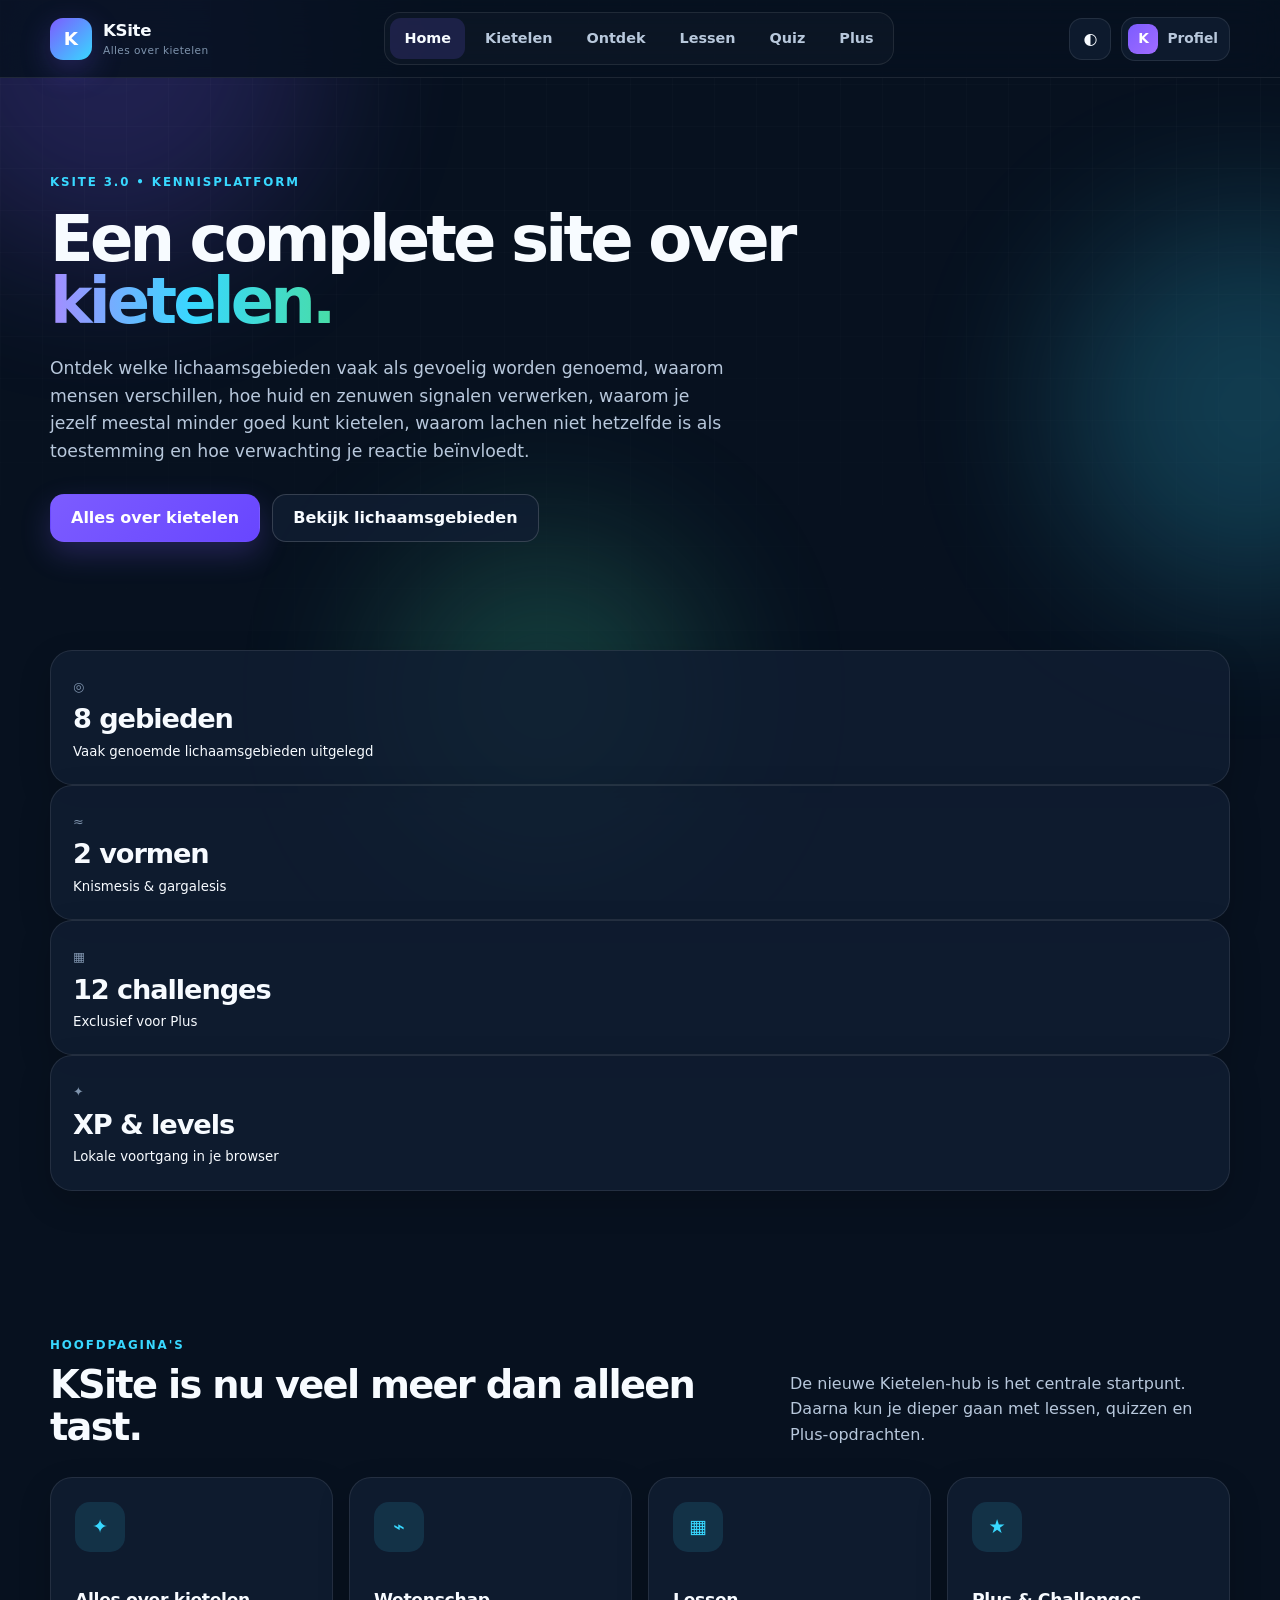
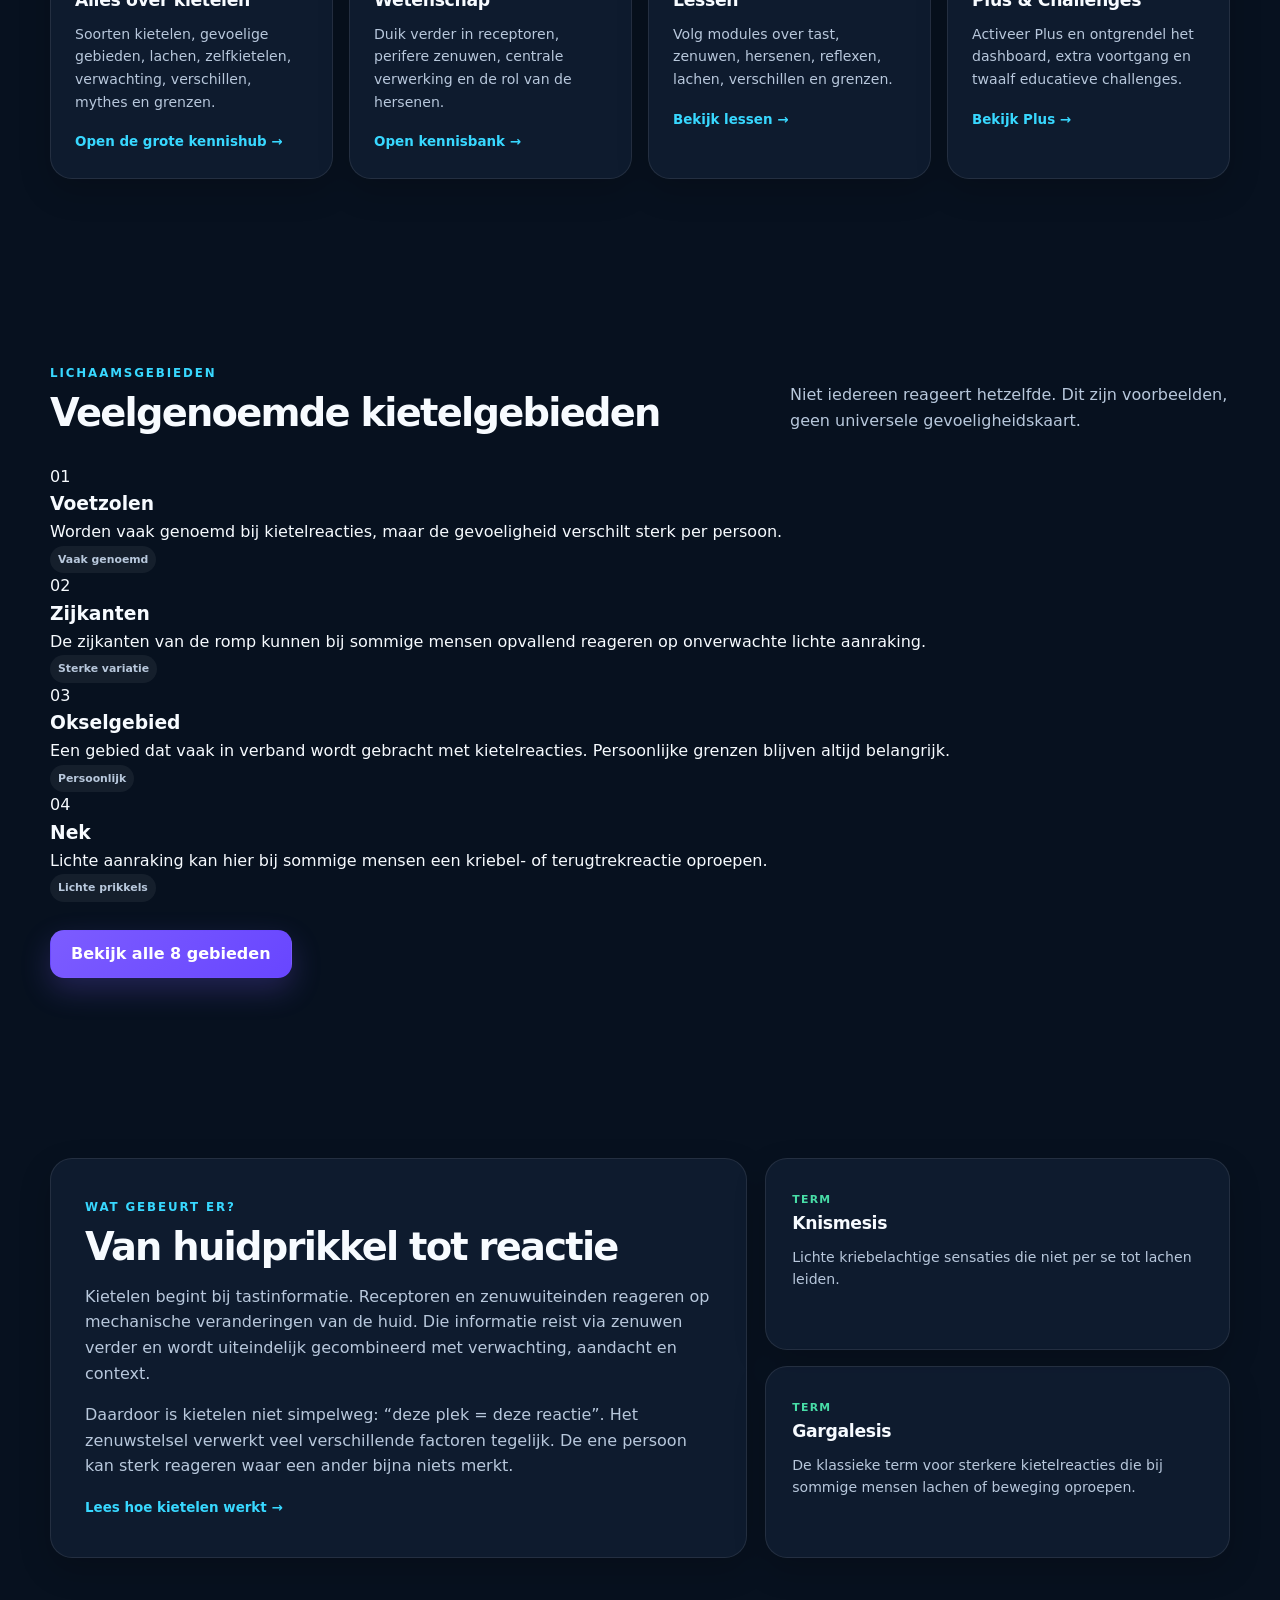
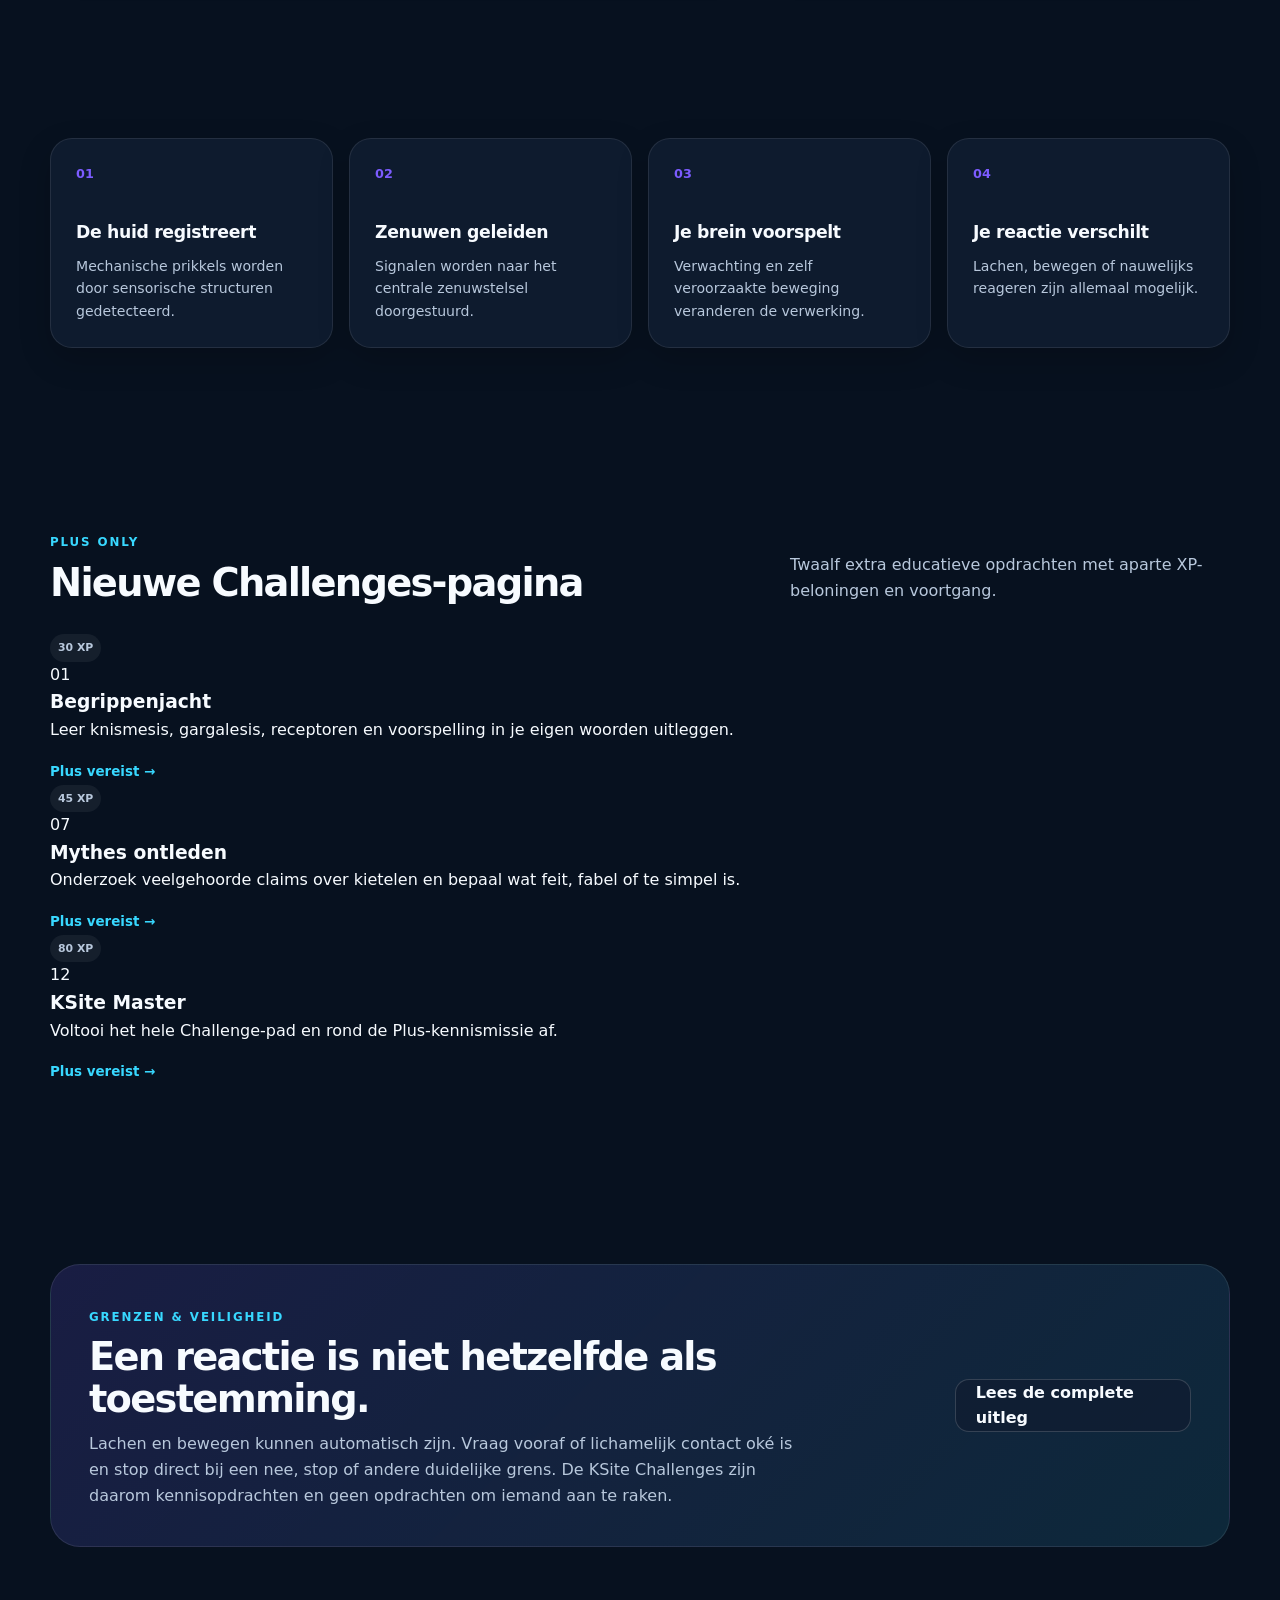
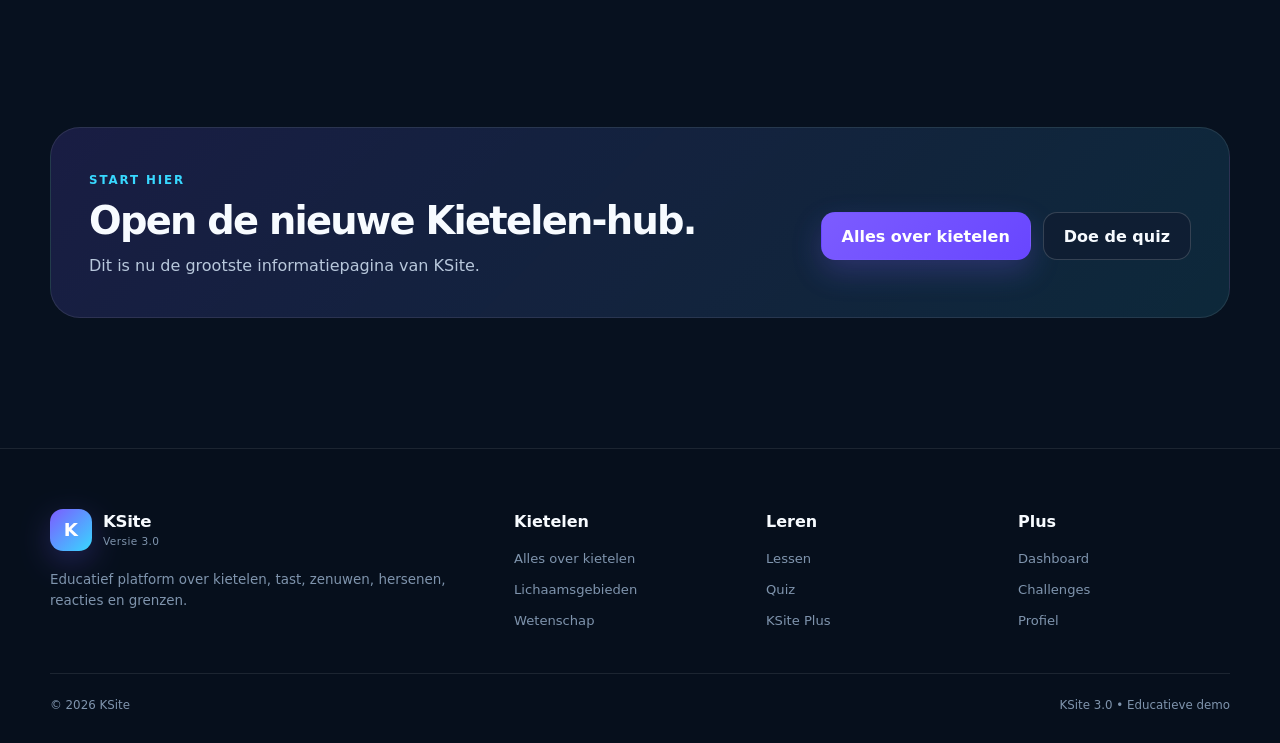
<file: index.html>
<!DOCTYPE html>
<html lang="nl">
<head>
    <meta charset="UTF-8">
    <meta name="viewport" content="width=device-width, initial-scale=1.0">
    <meta name="description" content="KSite is een uitgebreide educatieve website over kietelen, gevoelige lichaamsgebieden, tast, zenuwen, reflexen, hersenen en grenzen.">
    <meta name="theme-color" content="#07111f">
    <title>KSite 3.0 — Alles over kietelen</title>
    <link rel="stylesheet" href="assets/css/style.css?v=3.0.1">
</head>
<body data-page="home">
    <div class="page-background" aria-hidden="true">
        <span class="orb orb-one"></span>
        <span class="orb orb-two"></span>
        <span class="orb orb-three"></span>
    </div>

    <header class="topbar" id="topbar">
        <a class="brand" href="index.html" aria-label="KSite home">
            <span class="brand-mark">K</span>
            <span class="brand-copy">
                <strong>KSite</strong>
                <small>Alles over kietelen</small>
            </span>
        </a>

        <nav class="desktop-nav" aria-label="Hoofdnavigatie">
            <a class="active" href="index.html">Home</a>
            <a href="kietelen.html">Kietelen</a>
            <a href="ontdek.html">Ontdek</a>
            <a href="lessen.html">Lessen</a>
            <a href="quiz.html">Quiz</a>
            <a href="plus.html">Plus</a>
        </nav>

        <div class="nav-actions">
            <button class="icon-btn" id="themeBtn" type="button" aria-label="Wissel thema">◐</button>
            <a class="profile-pill" href="profiel.html">
                <span class="avatar">K</span>
                <span>Profiel</span>
            </a>
            <button class="menu-btn" id="menuBtn" type="button" aria-label="Open menu">☰</button>
        </div>
    </header>

    <nav class="mobile-menu" id="mobileMenu" aria-label="Mobiele navigatie">
        <a class="active" href="index.html">Home</a>
        <a href="kietelen.html">Kietelen</a>
        <a href="ontdek.html">Ontdek</a>
        <a href="lessen.html">Lessen</a>
        <a href="quiz.html">Quiz</a>
        <a href="plus.html">Plus</a>
        <a href="profiel.html">Profiel</a>
    </nav>

    <main>
        <section class="page-hero container reveal">
            <span class="eyebrow">KSITE 3.0 • KENNISPLATFORM</span>
            <h1>Een complete site over <span class="gradient-text">kietelen.</span></h1>
            <p class="page-lead">
                Ontdek welke lichaamsgebieden vaak als gevoelig worden genoemd, waarom mensen verschillen,
                hoe huid en zenuwen signalen verwerken, waarom je jezelf meestal minder goed kunt kietelen,
                waarom lachen niet hetzelfde is als toestemming en hoe verwachting je reactie beïnvloedt.
            </p>
            <div class="hero-actions">
                <a class="btn primary" href="kietelen.html">Alles over kietelen</a>
                <a class="btn secondary" href="kietelen.html#plekken">Bekijk lichaamsgebieden</a>
            </div>
        </section>

        <section class="section compact container reveal">
            <div class="stats-grid">
                <article class="stat-card">
                    <span class="stat-icon">◎</span>
                    <strong>8 gebieden</strong>
                    <small>Vaak genoemde lichaamsgebieden uitgelegd</small>
                </article>
                <article class="stat-card">
                    <span class="stat-icon">≈</span>
                    <strong>2 vormen</strong>
                    <small>Knismesis & gargalesis</small>
                </article>
                <article class="stat-card">
                    <span class="stat-icon">▦</span>
                    <strong>12 challenges</strong>
                    <small>Exclusief voor Plus</small>
                </article>
                <article class="stat-card">
                    <span class="stat-icon">✦</span>
                    <strong>XP & levels</strong>
                    <small>Lokale voortgang in je browser</small>
                </article>
            </div>
        </section>

        <section class="section container reveal">
            <div class="section-heading">
                <div>
                    <span class="eyebrow">HOOFDPAGINA'S</span>
                    <h2>KSite is nu veel meer dan alleen tast.</h2>
                </div>
                <p>De nieuwe Kietelen-hub is het centrale startpunt. Daarna kun je dieper gaan met lessen, quizzen en Plus-opdrachten.</p>
            </div>

            <div class="feature-grid">
                <a class="feature-card" href="kietelen.html">
                    <span class="feature-icon">✦</span>
                    <h3>Alles over kietelen</h3>
                    <p>Soorten kietelen, gevoelige gebieden, lachen, zelfkietelen, verwachting, verschillen, mythes en grenzen.</p>
                    <span class="card-link">Open de grote kennishub →</span>
                </a>
                <a class="feature-card" href="ontdek.html">
                    <span class="feature-icon">⌁</span>
                    <h3>Wetenschap</h3>
                    <p>Duik verder in receptoren, perifere zenuwen, centrale verwerking en de rol van de hersenen.</p>
                    <span class="card-link">Open kennisbank →</span>
                </a>
                <a class="feature-card" href="lessen.html">
                    <span class="feature-icon">▦</span>
                    <h3>Lessen</h3>
                    <p>Volg modules over tast, zenuwen, hersenen, reflexen, lachen, verschillen en grenzen.</p>
                    <span class="card-link">Bekijk lessen →</span>
                </a>
                <a class="feature-card" href="plus.html">
                    <span class="feature-icon">★</span>
                    <h3>Plus & Challenges</h3>
                    <p>Activeer Plus en ontgrendel het dashboard, extra voortgang en twaalf educatieve challenges.</p>
                    <span class="card-link">Bekijk Plus →</span>
                </a>
            </div>
        </section>

        <section class="section container reveal">
            <div class="section-heading">
                <div>
                    <span class="eyebrow">LICHAAMSGEBIEDEN</span>
                    <h2>Veelgenoemde kietelgebieden</h2>
                </div>
                <p>Niet iedereen reageert hetzelfde. Dit zijn voorbeelden, geen universele gevoeligheidskaart.</p>
            </div>

            <div class="zone-grid">
                <article class="zone-card">
                    <span class="zone-index">01</span>
                    <h3>Voetzolen</h3>
                    <p>Worden vaak genoemd bij kietelreacties, maar de gevoeligheid verschilt sterk per persoon.</p>
                    <span class="tag">Vaak genoemd</span>
                </article>
                <article class="zone-card">
                    <span class="zone-index">02</span>
                    <h3>Zijkanten</h3>
                    <p>De zijkanten van de romp kunnen bij sommige mensen opvallend reageren op onverwachte lichte aanraking.</p>
                    <span class="tag">Sterke variatie</span>
                </article>
                <article class="zone-card">
                    <span class="zone-index">03</span>
                    <h3>Okselgebied</h3>
                    <p>Een gebied dat vaak in verband wordt gebracht met kietelreacties. Persoonlijke grenzen blijven altijd belangrijk.</p>
                    <span class="tag">Persoonlijk</span>
                </article>
                <article class="zone-card">
                    <span class="zone-index">04</span>
                    <h3>Nek</h3>
                    <p>Lichte aanraking kan hier bij sommige mensen een kriebel- of terugtrekreactie oproepen.</p>
                    <span class="tag">Lichte prikkels</span>
                </article>
            </div>

            <div class="hero-actions">
                <a class="btn primary" href="kietelen.html#plekken">Bekijk alle 8 gebieden</a>
            </div>
        </section>

        <section class="section container reveal">
            <div class="split-layout">
                <article class="content-card large-card">
                    <span class="eyebrow">WAT GEBEURT ER?</span>
                    <h2>Van huidprikkel tot reactie</h2>
                    <p>
                        Kietelen begint bij tastinformatie. Receptoren en zenuwuiteinden reageren op mechanische veranderingen van de huid.
                        Die informatie reist via zenuwen verder en wordt uiteindelijk gecombineerd met verwachting, aandacht en context.
                    </p>
                    <p>
                        Daardoor is kietelen niet simpelweg: “deze plek = deze reactie”. Het zenuwstelsel verwerkt veel verschillende factoren tegelijk.
                        De ene persoon kan sterk reageren waar een ander bijna niets merkt.
                    </p>
                    <a class="card-link" href="kietelen.html#wetenschap">Lees hoe kietelen werkt →</a>
                </article>

                <aside class="fact-stack">
                    <article class="mini-card">
                        <span class="mini-label">TERM</span>
                        <h3>Knismesis</h3>
                        <p>Lichte kriebelachtige sensaties die niet per se tot lachen leiden.</p>
                    </article>
                    <article class="mini-card">
                        <span class="mini-label">TERM</span>
                        <h3>Gargalesis</h3>
                        <p>De klassieke term voor sterkere kietelreacties die bij sommige mensen lachen of beweging oproepen.</p>
                    </article>
                </aside>
            </div>
        </section>

        <section class="section container reveal">
            <div class="timeline-grid">
                <article class="timeline-step">
                    <span class="step-number">01</span>
                    <h3>De huid registreert</h3>
                    <p>Mechanische prikkels worden door sensorische structuren gedetecteerd.</p>
                </article>
                <article class="timeline-step">
                    <span class="step-number">02</span>
                    <h3>Zenuwen geleiden</h3>
                    <p>Signalen worden naar het centrale zenuwstelsel doorgestuurd.</p>
                </article>
                <article class="timeline-step">
                    <span class="step-number">03</span>
                    <h3>Je brein voorspelt</h3>
                    <p>Verwachting en zelf veroorzaakte beweging veranderen de verwerking.</p>
                </article>
                <article class="timeline-step">
                    <span class="step-number">04</span>
                    <h3>Je reactie verschilt</h3>
                    <p>Lachen, bewegen of nauwelijks reageren zijn allemaal mogelijk.</p>
                </article>
            </div>
        </section>

        <section class="section container reveal">
            <div class="section-heading">
                <div>
                    <span class="eyebrow">PLUS ONLY</span>
                    <h2>Nieuwe Challenges-pagina</h2>
                </div>
                <p>Twaalf extra educatieve opdrachten met aparte XP-beloningen en voortgang.</p>
            </div>

            <div class="challenge-grid">
                <article class="challenge-card">
                    <div class="challenge-top"><span class="tag">30 XP</span></div>
                    <span class="challenge-number">01</span>
                    <h3>Begrippenjacht</h3>
                    <p>Leer knismesis, gargalesis, receptoren en voorspelling in je eigen woorden uitleggen.</p>
                    <a class="card-link" href="plus.html">Plus vereist →</a>
                </article>
                <article class="challenge-card">
                    <div class="challenge-top"><span class="tag">45 XP</span></div>
                    <span class="challenge-number">07</span>
                    <h3>Mythes ontleden</h3>
                    <p>Onderzoek veelgehoorde claims over kietelen en bepaal wat feit, fabel of te simpel is.</p>
                    <a class="card-link" href="plus.html">Plus vereist →</a>
                </article>
                <article class="challenge-card">
                    <div class="challenge-top"><span class="tag">80 XP</span></div>
                    <span class="challenge-number">12</span>
                    <h3>KSite Master</h3>
                    <p>Voltooi het hele Challenge-pad en rond de Plus-kennismissie af.</p>
                    <a class="card-link" href="plus.html">Plus vereist →</a>
                </article>
            </div>
        </section>

        <section class="section container reveal">
            <div class="respect-banner">
                <div>
                    <span class="eyebrow">GRENZEN & VEILIGHEID</span>
                    <h2>Een reactie is niet hetzelfde als toestemming.</h2>
                    <p>
                        Lachen en bewegen kunnen automatisch zijn. Vraag vooraf of lichamelijk contact oké is en stop direct bij een nee,
                        stop of andere duidelijke grens. De KSite Challenges zijn daarom kennisopdrachten en geen opdrachten om iemand aan te raken.
                    </p>
                </div>
                <a class="btn secondary" href="kietelen.html">Lees de complete uitleg</a>
            </div>
        </section>

        <section class="section container reveal">
            <div class="cta-panel">
                <div>
                    <span class="eyebrow">START HIER</span>
                    <h2>Open de nieuwe Kietelen-hub.</h2>
                    <p>Dit is nu de grootste informatiepagina van KSite.</p>
                </div>
                <div class="cta-actions">
                    <a class="btn primary" href="kietelen.html">Alles over kietelen</a>
                    <a class="btn secondary" href="quiz.html">Doe de quiz</a>
                </div>
            </div>
        </section>
    </main>

    <footer class="site-footer">
        <div class="container footer-grid">
            <div class="footer-brand">
                <a class="brand" href="index.html">
                    <span class="brand-mark">K</span>
                    <span class="brand-copy"><strong>KSite</strong><small>Versie 3.0</small></span>
                </a>
                <p>Educatief platform over kietelen, tast, zenuwen, hersenen, reacties en grenzen.</p>
            </div>
            <div class="footer-column">
                <strong>Kietelen</strong>
                <a href="kietelen.html">Alles over kietelen</a>
                <a href="kietelen.html#plekken">Lichaamsgebieden</a>
                <a href="ontdek.html">Wetenschap</a>
            </div>
            <div class="footer-column">
                <strong>Leren</strong>
                <a href="lessen.html">Lessen</a>
                <a href="quiz.html">Quiz</a>
                <a href="plus.html">KSite Plus</a>
            </div>
            <div class="footer-column">
                <strong>Plus</strong>
                <a href="plus-dashboard.html">Dashboard</a>
                <a href="challenges.html">Challenges</a>
                <a href="profiel.html">Profiel</a>
            </div>
        </div>
        <div class="container footer-bottom">
            <span>© 2026 KSite</span>
            <span>KSite 3.0 • Educatieve demo</span>
        </div>
    </footer>

    <div class="toast-container" id="toastContainer" aria-live="polite"></div>
    <script src="assets/js/app.js?v=3.0.1"></script>
</body>
</html>
</file>
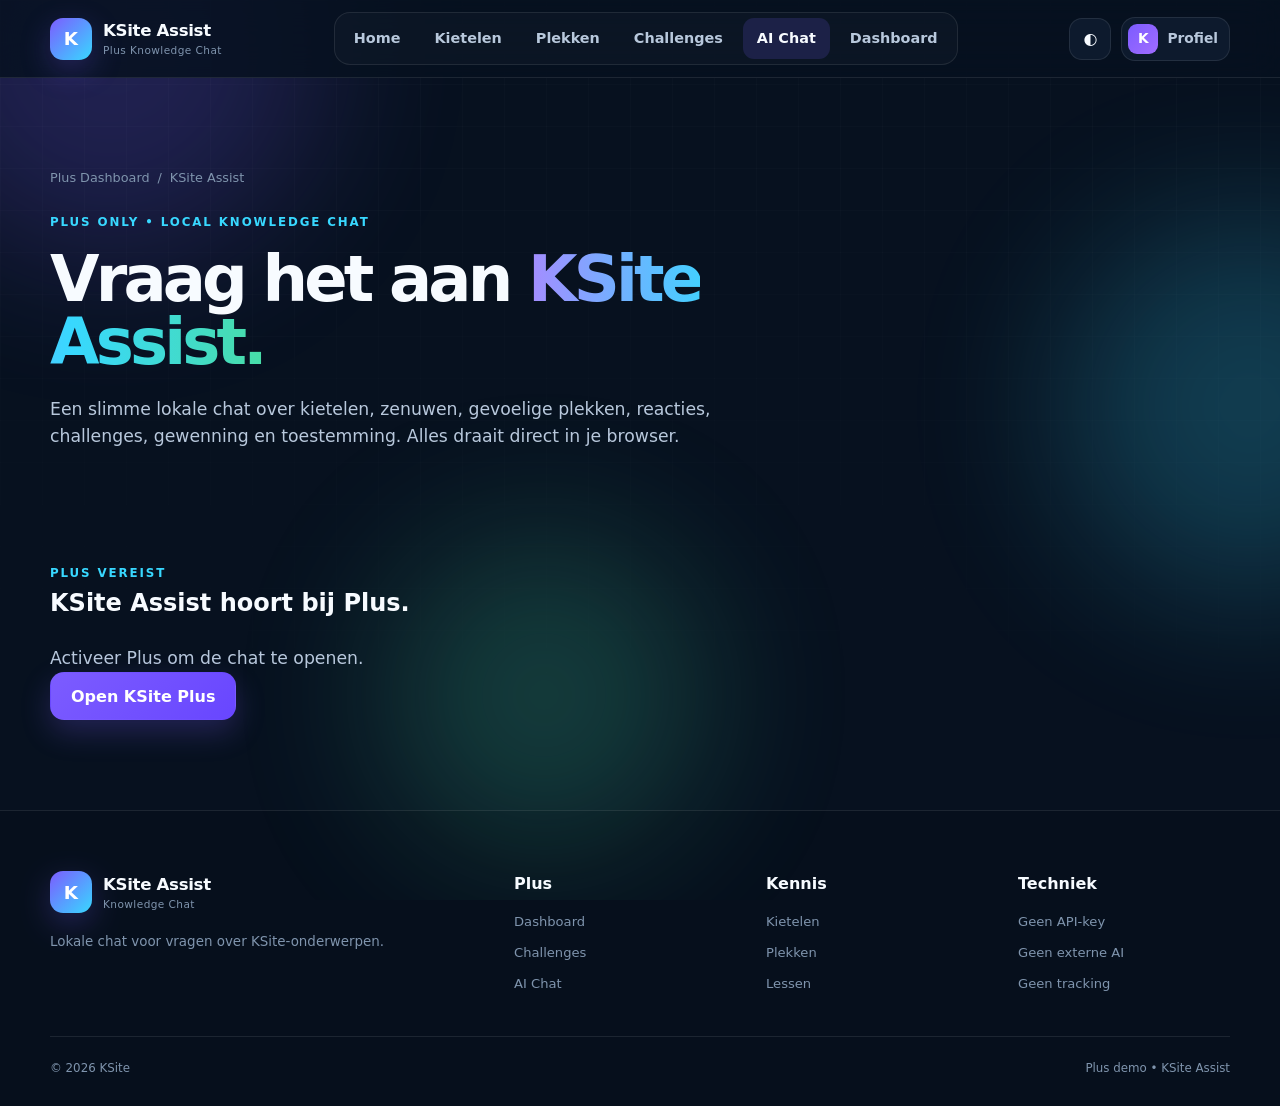
<file: ai-chat.html>
<!DOCTYPE html>
<html lang="nl">
<head>
  <meta charset="UTF-8">
  <meta name="viewport" content="width=device-width, initial-scale=1.0">
  <meta name="description" content="KSite Assist: lokale Plus-chat over kietelen, zenuwen, gevoelige plekken, reacties, challenges en toestemming.">
  <title>KSite Assist — AI Chat</title>
  <link rel="stylesheet" href="assets/css/style.css?v=3.3">
  <link rel="stylesheet" href="assets/css/chat.css?v=3.3">
</head>
<body data-page="ai-chat">
  <div class="page-background" aria-hidden="true"><span class="orb orb-one"></span><span class="orb orb-two"></span><span class="orb orb-three"></span></div>
  <header class="topbar">
    <a class="brand" href="index.html"><span class="brand-mark">K</span><span class="brand-copy"><strong>KSite Assist</strong><small>Plus Knowledge Chat</small></span></a>
    <nav class="desktop-nav"><a href="index.html">Home</a><a href="kietelen.html">Kietelen</a><a href="plekken.html">Plekken</a><a href="challenges.html">Challenges</a><a class="active" href="ai-chat.html">AI Chat</a><a href="plus-dashboard.html">Dashboard</a></nav>
    <div class="nav-actions"><button class="icon-btn" id="themeBtn" type="button">◐</button><a class="profile-pill" href="profiel.html"><span class="avatar">K</span><span>Profiel</span></a><button class="menu-btn" id="menuBtn" type="button">☰</button></div>
  </header>
  <nav class="mobile-menu" id="mobileMenu"><a href="index.html">Home</a><a href="kietelen.html">Kietelen</a><a href="plekken.html">Plekken</a><a href="challenges.html">Challenges</a><a class="active" href="ai-chat.html">AI Chat</a><a href="plus-dashboard.html">Dashboard</a></nav>

  <main>
    <section class="page-hero container reveal">
      <div class="breadcrumbs"><a href="plus-dashboard.html">Plus Dashboard</a><span>/</span><span>KSite Assist</span></div>
      <span class="eyebrow">PLUS ONLY • LOCAL KNOWLEDGE CHAT</span>
      <h1>Vraag het aan <span class="gradient-text">KSite Assist.</span></h1>
      <p class="page-lead">Een slimme lokale chat over kietelen, zenuwen, gevoelige plekken, reacties, challenges, gewenning en toestemming. Alles draait direct in je browser.</p>
    </section>

    <section class="section compact container reveal" id="chatGate">
      <div class="challenge-control-card">
        <span class="eyebrow">PLUS VEREIST</span>
        <h2>KSite Assist hoort bij Plus.</h2>
        <p class="page-lead">Activeer Plus om de chat te openen.</p>
        <a class="btn primary" href="plus.html">Open KSite Plus</a>
      </div>
    </section>

    <section class="section compact container reveal hidden" id="chatContent">
      <div class="chat-shell">
        <aside class="chat-sidebar">
          <div class="chat-brandbox"><strong>✦ KSite Assist</strong><p>Lokale kennisassistent zonder externe API of tracking.</p></div>
          <div>
            <div class="chat-side-title">Voorbeeldvragen</div>
            <div class="chat-prompt-list" style="margin-top:10px">
              <button class="chat-prompt" data-chat-prompt="Wat is kietelen precies?" type="button">Wat is kietelen?</button>
              <button class="chat-prompt" data-chat-prompt="Welke plekken worden vaak gevoelig gevonden?" type="button">Welke plekken?</button>
              <button class="chat-prompt" data-chat-prompt="Waarom kun je jezelf minder goed kietelen?" type="button">Waarom zelf minder?</button>
              <button class="chat-prompt" data-chat-prompt="Wat is knismesis?" type="button">Wat is knismesis?</button>
              <button class="chat-prompt" data-chat-prompt="Wat is gargalesis?" type="button">Wat is gargalesis?</button>
              <button class="chat-prompt" data-chat-prompt="Waarom lachen mensen bij kietelen?" type="button">Waarom lachen?</button>
              <button class="chat-prompt" data-chat-prompt="Hoe werken de IRL challenges?" type="button">IRL challenges</button>
              <button class="chat-prompt" data-chat-prompt="Wat zijn goede regels voor toestemming?" type="button">Toestemming</button>
            </div>
          </div>
          <div class="chat-safety"><strong>Grenzen</strong><br>KSite Assist beantwoordt geen seksuele of naakte verzoeken. Hij kan wel uitgebreid helpen met niet-seksuele kennis en veilige challenges.</div>
        </aside>

        <div class="chat-main">
          <div class="chat-header">
            <div class="chat-agent"><div class="chat-avatar">AI</div><div><strong>KSite Assist</strong><small><span class="online-dot"></span>Lokale kennisbank actief</small></div></div>
            <button class="btn secondary small" id="clearChat" type="button">Nieuwe chat</button>
          </div>
          <div class="chat-log" id="chatLog" aria-live="polite"></div>
          <div class="chat-input-area">
            <div class="chat-input-wrap"><textarea class="chat-input" id="chatInput" rows="1" placeholder="Vraag iets over kietelen..."></textarea><button class="chat-send" id="chatSend" type="button" aria-label="Verstuur">➜</button></div>
            <div class="chat-footer-note">KSite Assist is een lokale kennisdemo en kan fouten maken. Geen medisch advies.</div>
          </div>
        </div>
      </div>
    </section>
  </main>

  <footer class="site-footer">
    <div class="container footer-grid"><div class="footer-brand"><a class="brand" href="index.html"><span class="brand-mark">K</span><span class="brand-copy"><strong>KSite Assist</strong><small>Knowledge Chat</small></span></a><p>Lokale chat voor vragen over KSite-onderwerpen.</p></div><div class="footer-column"><strong>Plus</strong><a href="plus-dashboard.html">Dashboard</a><a href="challenges.html">Challenges</a><a href="ai-chat.html">AI Chat</a></div><div class="footer-column"><strong>Kennis</strong><a href="kietelen.html">Kietelen</a><a href="plekken.html">Plekken</a><a href="lessen.html">Lessen</a></div><div class="footer-column"><strong>Techniek</strong><span>Geen API-key</span><span>Geen externe AI</span><span>Geen tracking</span></div></div>
    <div class="container footer-bottom"><span>© 2026 KSite</span><span>Plus demo • KSite Assist</span></div>
  </footer>
  <div class="toast-container" id="toastContainer" aria-live="polite"></div>
  <script src="assets/js/app.js?v=3.3"></script>
  <script src="assets/js/chat.js?v=3.3"></script>
</body>
</html>
</file>
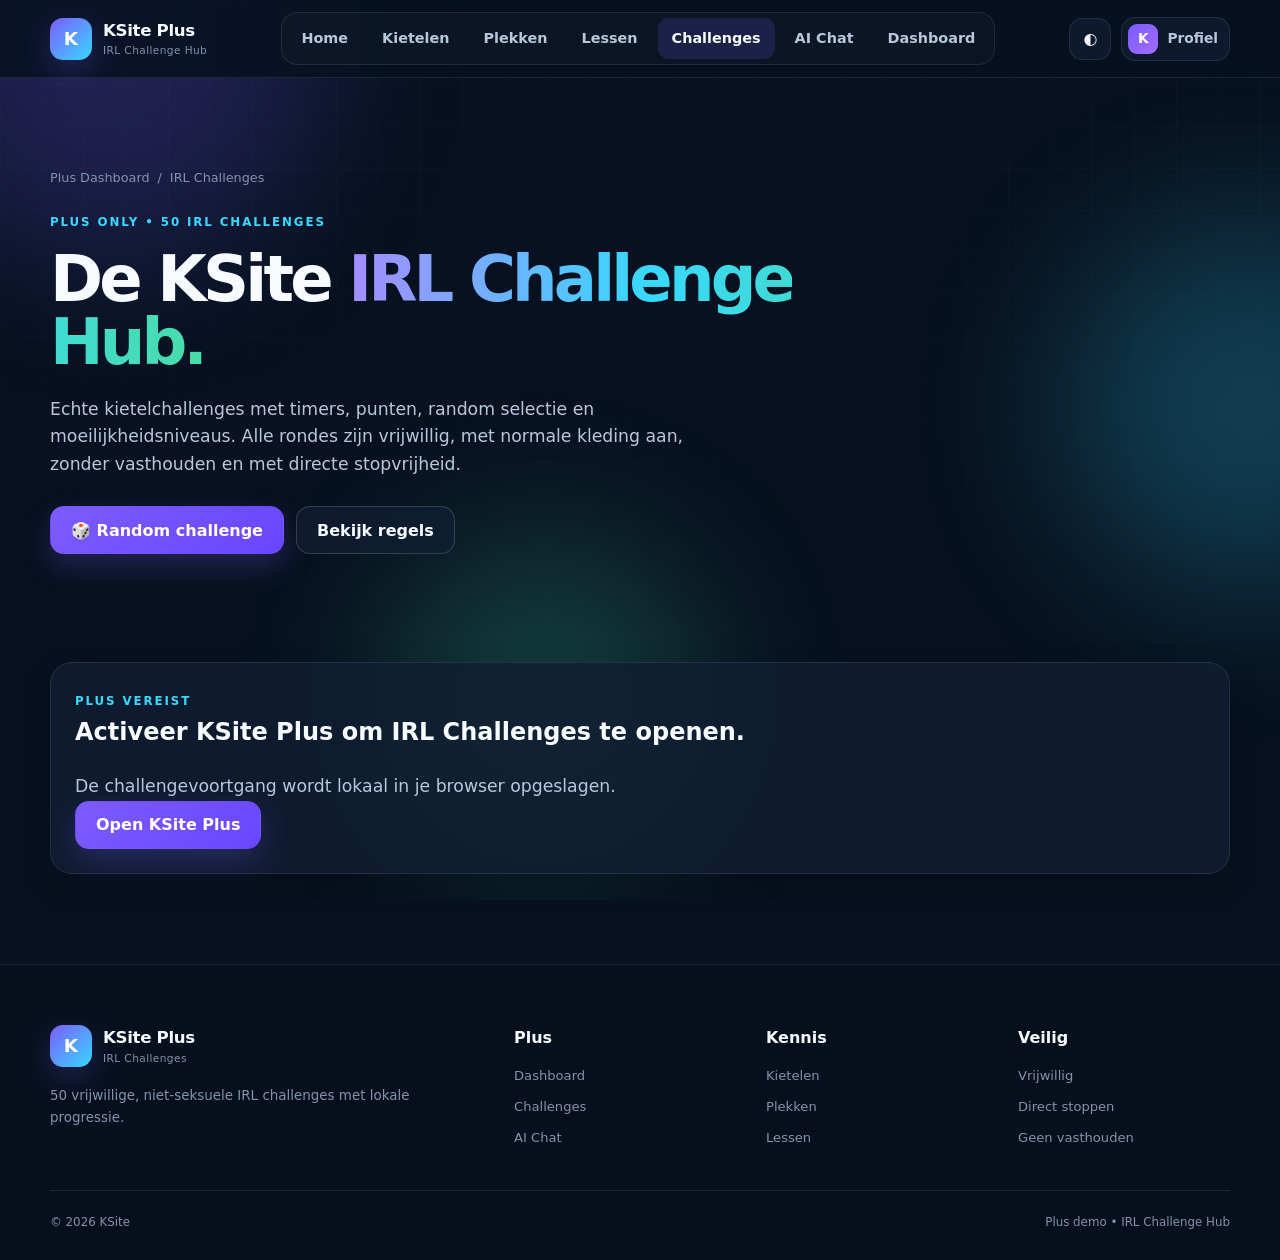
<file: challenges.html>
<!DOCTYPE html>
<html lang="nl">
<head>
  <meta charset="UTF-8">
  <meta name="viewport" content="width=device-width, initial-scale=1.0">
  <meta name="description" content="KSite Plus IRL Challenge Hub met 50 vrijwillige kietelchallenges, timers, filters, punten en progressie.">
  <title>KSite Plus — IRL Challenges</title>
  <link rel="stylesheet" href="assets/css/style.css?v=3.3">
  <link rel="stylesheet" href="assets/css/challenges.css?v=3.3">
</head>
<body data-page="challenges">
  <div class="page-background" aria-hidden="true"><span class="orb orb-one"></span><span class="orb orb-two"></span><span class="orb orb-three"></span></div>
  <header class="topbar">
    <a class="brand" href="index.html"><span class="brand-mark">K</span><span class="brand-copy"><strong>KSite Plus</strong><small>IRL Challenge Hub</small></span></a>
    <nav class="desktop-nav"><a href="index.html">Home</a><a href="kietelen.html">Kietelen</a><a href="plekken.html">Plekken</a><a href="lessen.html">Lessen</a><a class="active" href="challenges.html">Challenges</a><a href="ai-chat.html">AI Chat</a><a href="plus-dashboard.html">Dashboard</a></nav>
    <div class="nav-actions"><button class="icon-btn" id="themeBtn" type="button">◐</button><a class="profile-pill" href="profiel.html"><span class="avatar">K</span><span>Profiel</span></a><button class="menu-btn" id="menuBtn" type="button">☰</button></div>
  </header>
  <nav class="mobile-menu" id="mobileMenu"><a href="index.html">Home</a><a href="kietelen.html">Kietelen</a><a href="plekken.html">Plekken</a><a href="lessen.html">Lessen</a><a class="active" href="challenges.html">Challenges</a><a href="ai-chat.html">AI Chat</a><a href="plus-dashboard.html">Dashboard</a></nav>

  <main>
    <section class="page-hero container reveal">
      <div class="breadcrumbs"><a href="plus-dashboard.html">Plus Dashboard</a><span>/</span><span>IRL Challenges</span></div>
      <span class="eyebrow">PLUS ONLY • 50 IRL CHALLENGES</span>
      <h1>De KSite <span class="gradient-text">IRL Challenge Hub.</span></h1>
      <p class="page-lead">Echte kietelchallenges met timers, punten, random selectie en moeilijkheidsniveaus. Alle rondes zijn vrijwillig, met normale kleding aan, zonder vasthouden en met directe stopvrijheid.</p>
      <div class="hero-actions"><button class="btn primary" id="randomChallengeBtn" type="button">🎲 Random challenge</button><a class="btn secondary" href="#regels">Bekijk regels</a></div>
    </section>

    <section class="section compact container reveal" id="irlGate">
      <div class="challenge-control-card">
        <span class="eyebrow">PLUS VEREIST</span>
        <h2>Activeer KSite Plus om IRL Challenges te openen.</h2>
        <p class="page-lead">De challengevoortgang wordt lokaal in je browser opgeslagen.</p>
        <a class="btn primary" href="plus.html">Open KSite Plus</a>
      </div>
    </section>

    <div id="irlContent" class="hidden">
      <section class="section compact container reveal">
        <div class="challenge-hero-grid">
          <article class="challenge-control-card">
            <span class="eyebrow">JOUW RUN</span>
            <h3>Challenge progressie</h3>
            <p>Voltooi challenges, verzamel punten en verdien daarnaast XP voor je gewone KSite-profiel.</p>
            <div class="challenge-score-row">
              <div class="challenge-score-box"><strong id="doneCount">0</strong><span>voltooid</span></div>
              <div class="challenge-score-box"><strong id="pointCount">0</strong><span>punten</span></div>
              <div class="challenge-score-box"><strong id="remainingCount">50</strong><span>te gaan</span></div>
            </div>
          </article>
          <article class="challenge-random-card">
            <span class="eyebrow">RANDOMIZER</span>
            <h3>Laat KSite kiezen</h3>
            <div class="random-display" id="randomDisplay"><strong>Nog geen challenge gekozen</strong><p>Klik op Random Challenge.</p></div>
            <div class="timer-panel hidden" id="timerPanel"><div><span class="eyebrow">LIVE TIMER</span><div class="timer-clock" id="timerClock">0s</div></div><button class="btn secondary small" id="stopTimerBtn" type="button">Stop timer</button></div>
          </article>
        </div>
      </section>

      <section class="section compact container reveal" id="regels">
        <div class="challenge-rules">
          <span class="eyebrow">VASTE REGELS</span>
          <h3>Een challenge telt alleen als iedereen zich er goed bij voelt.</h3>
          <div class="rules-list">
            <div class="rule-row"><span class="rule-icon">✓</span><div><strong>Vraag vooraf toestemming.</strong><br>Iedere deelnemer kiest zelf welke plekken wel en niet oké zijn.</div></div>
            <div class="rule-row"><span class="rule-icon">✓</span><div><strong>“Stop” betekent onmiddellijk stoppen.</strong><br>Niet nog een paar seconden doorgaan.</div></div>
            <div class="rule-row"><span class="rule-icon">✓</span><div><strong>Normale kleding blijft aan.</strong><br>Geen naakte of seksuele varianten in KSite Challenges.</div></div>
            <div class="rule-row"><span class="rule-icon">✓</span><div><strong>Niet vasthouden of blokkeren.</strong><br>Iedereen moet altijd makkelijk kunnen wegbewegen.</div></div>
            <div class="rule-row"><span class="rule-icon">✓</span><div><strong>Een challenge mag altijd worden afgebroken.</strong><br>Stoppen betekent niet dat iemand heeft “verloren”.</div></div>
          </div>
        </div>
      </section>

      <section class="section compact container reveal">
        <div class="challenge-filterbar">
          <div class="challenge-filter-group">
            <button class="challenge-filter-btn active" data-filter="all" type="button">Alle 50</button>
            <button class="challenge-filter-btn" data-filter="easy" type="button">Easy</button>
            <button class="challenge-filter-btn" data-filter="medium" type="button">Medium</button>
            <button class="challenge-filter-btn" data-filter="hard" type="button">Hard</button>
            <button class="challenge-filter-btn" data-filter="extreme" type="button">Extreme</button>
          </div>
          <input class="challenge-search" id="challengeSearch" type="search" placeholder="Zoek challenge of plek...">
        </div>
      </section>

      <section class="section compact container reveal">
        <div class="safety-strip"><span class="rule-icon">!</span><div><strong>Challenge-generator = suggestie, geen opdracht.</strong><p>Als een gekozen challenge of plek niet goed voelt, sla je hem gewoon over en kies je een andere.</p></div></div>
      </section>

      <section class="section container reveal">
        <div class="section-heading"><div><span class="eyebrow">50 CHALLENGES</span><h2>Easy tot Final Boss</h2></div><p>Filters en zoekfunctie werken direct zonder herladen.</p></div>
        <div class="irl-grid" id="irlGrid"></div>
      </section>
    </div>
  </main>

  <footer class="site-footer">
    <div class="container footer-grid"><div class="footer-brand"><a class="brand" href="index.html"><span class="brand-mark">K</span><span class="brand-copy"><strong>KSite Plus</strong><small>IRL Challenges</small></span></a><p>50 vrijwillige, niet-seksuele IRL challenges met lokale progressie.</p></div><div class="footer-column"><strong>Plus</strong><a href="plus-dashboard.html">Dashboard</a><a href="challenges.html">Challenges</a><a href="ai-chat.html">AI Chat</a></div><div class="footer-column"><strong>Kennis</strong><a href="kietelen.html">Kietelen</a><a href="plekken.html">Plekken</a><a href="lessen.html">Lessen</a></div><div class="footer-column"><strong>Veilig</strong><span>Vrijwillig</span><span>Direct stoppen</span><span>Geen vasthouden</span></div></div>
    <div class="container footer-bottom"><span>© 2026 KSite</span><span>Plus demo • IRL Challenge Hub</span></div>
  </footer>
  <div class="toast-container" id="toastContainer" aria-live="polite"></div>
  <script src="assets/js/app.js?v=3.3"></script>
  <script src="assets/js/challenges.js?v=3.3"></script>
</body>
</html>
</file>
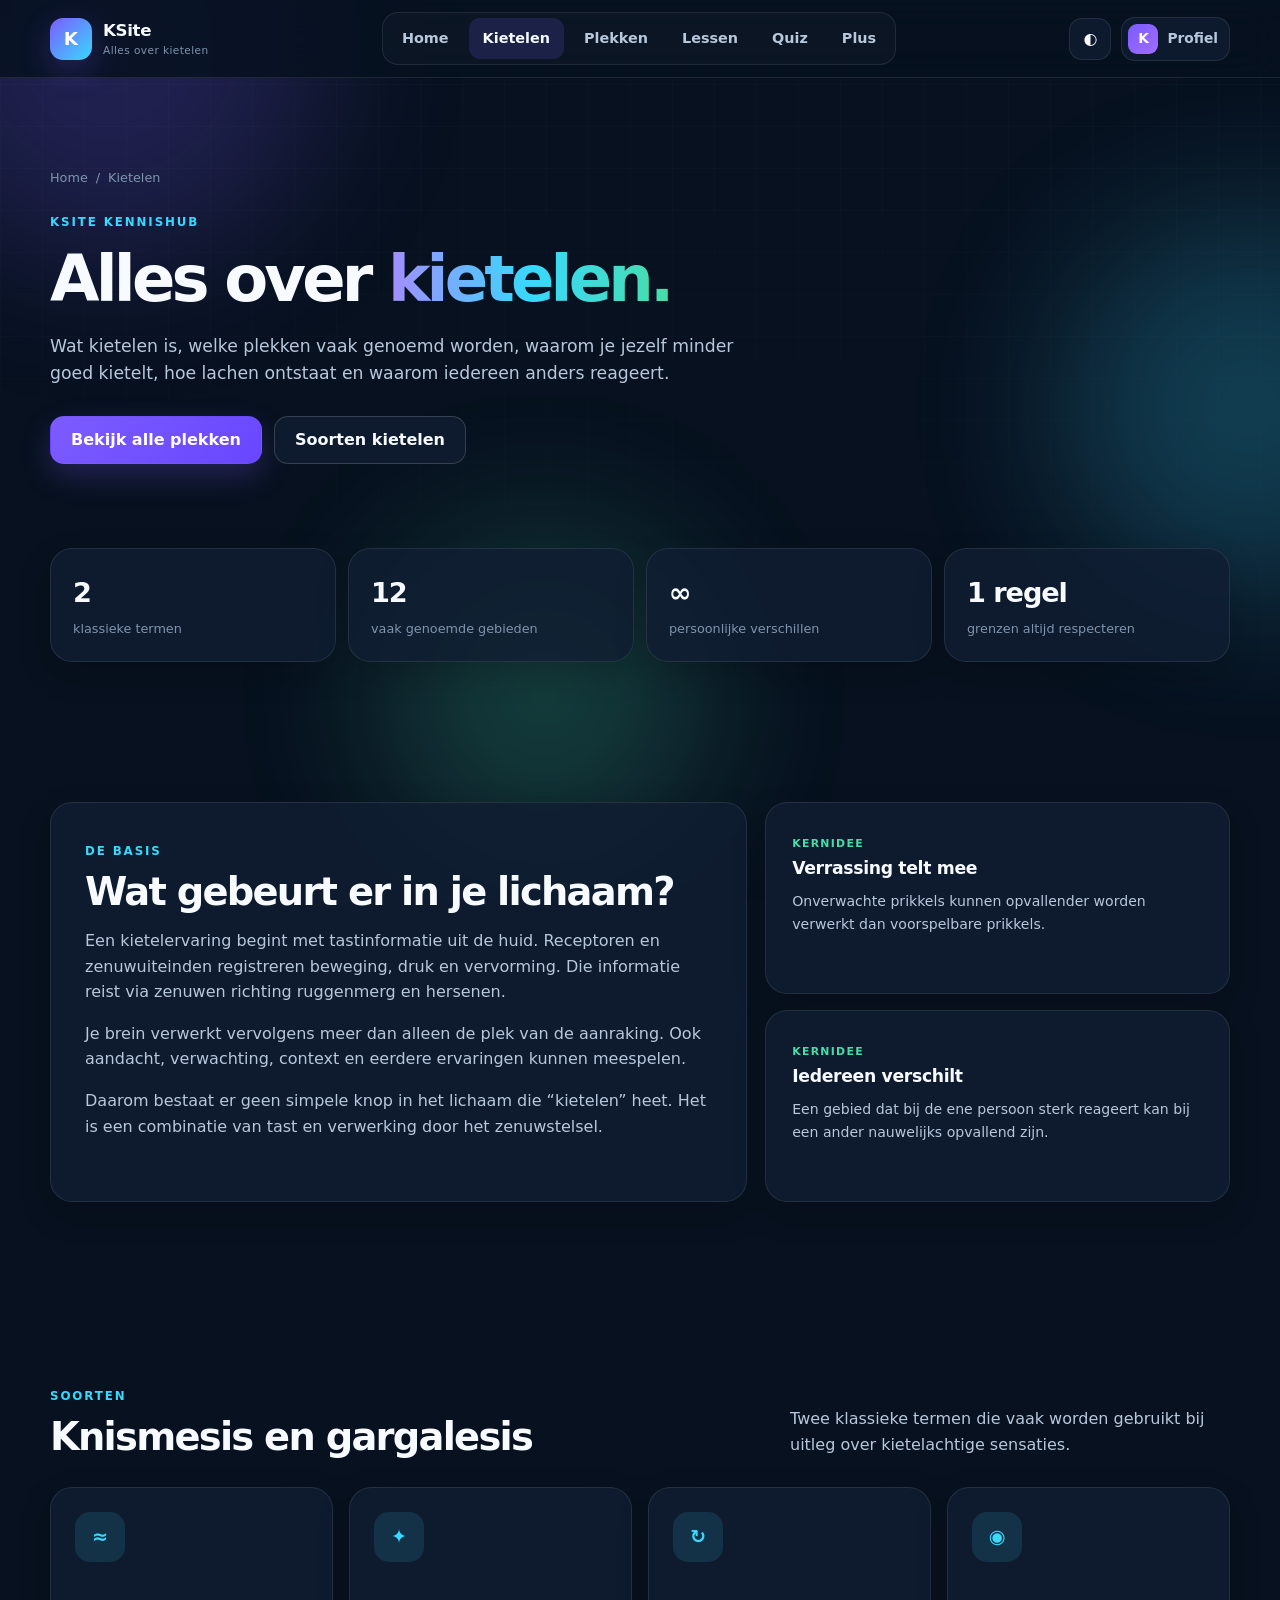
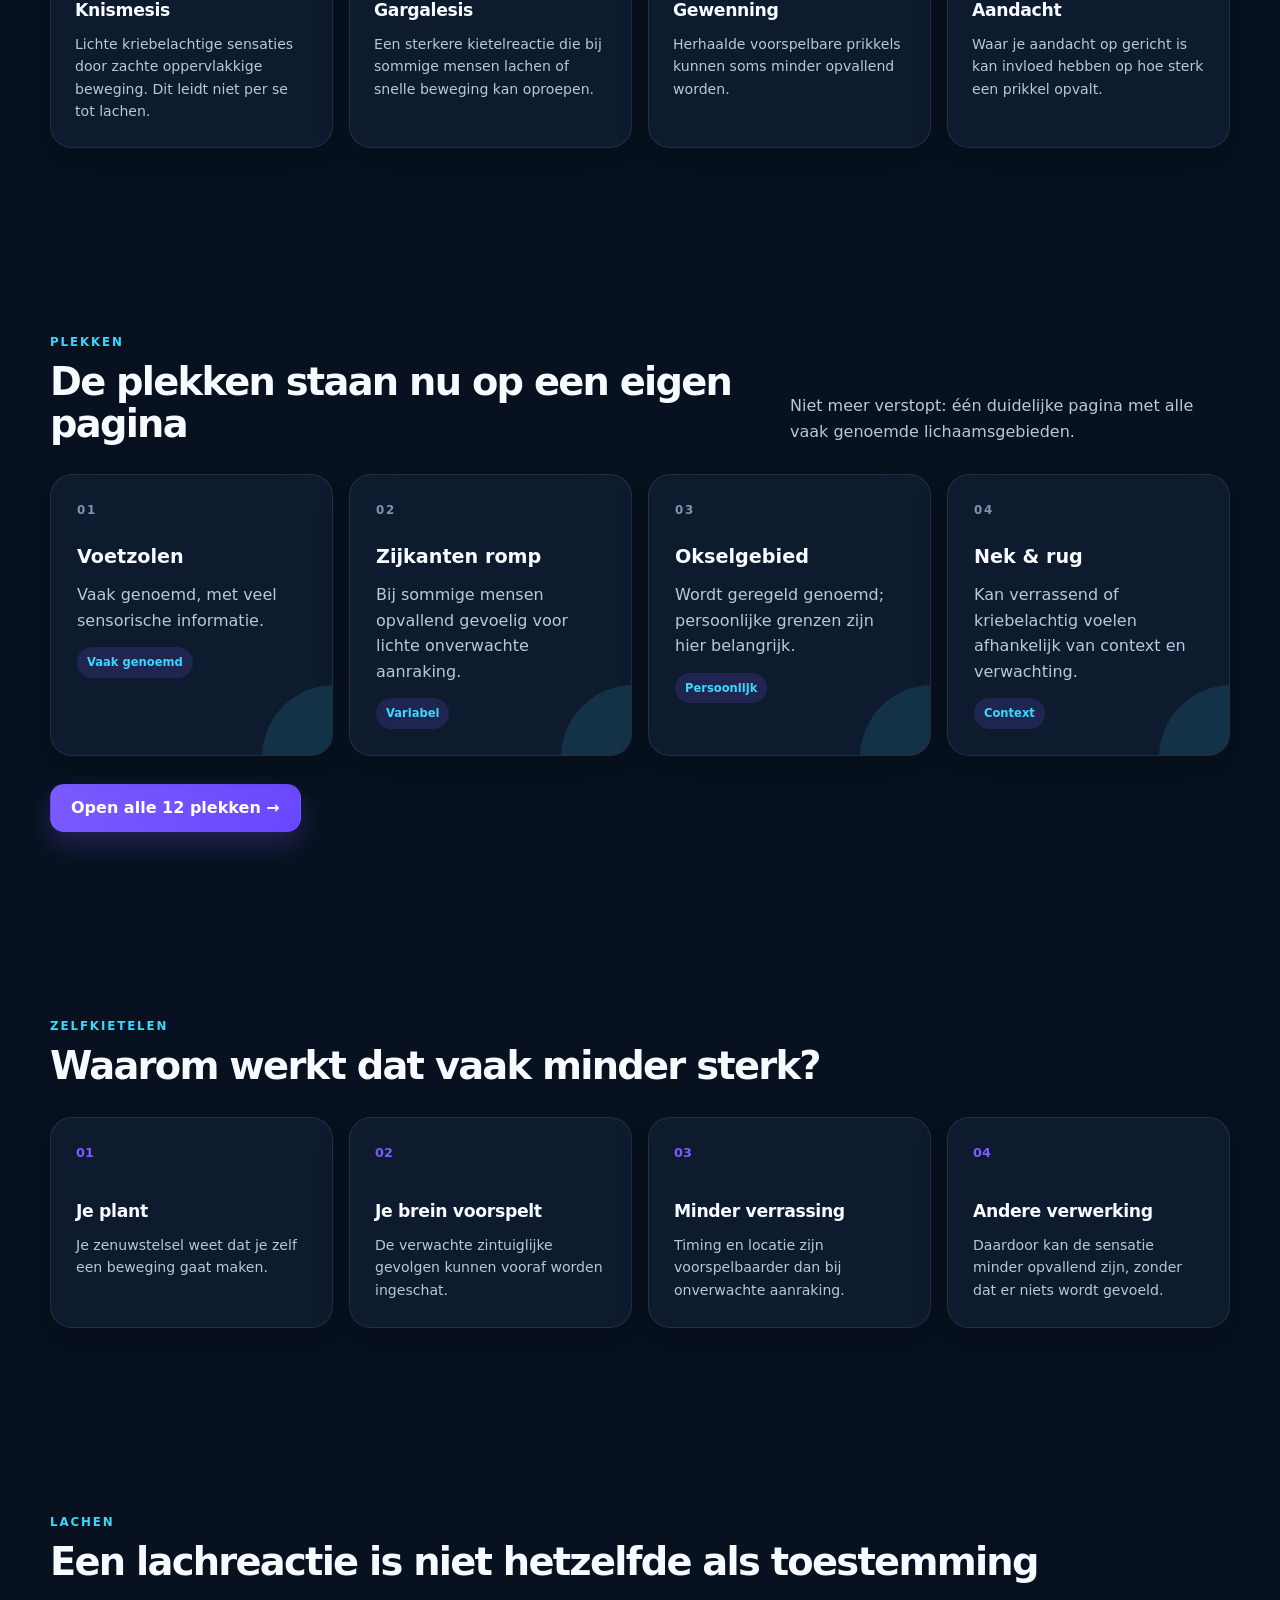
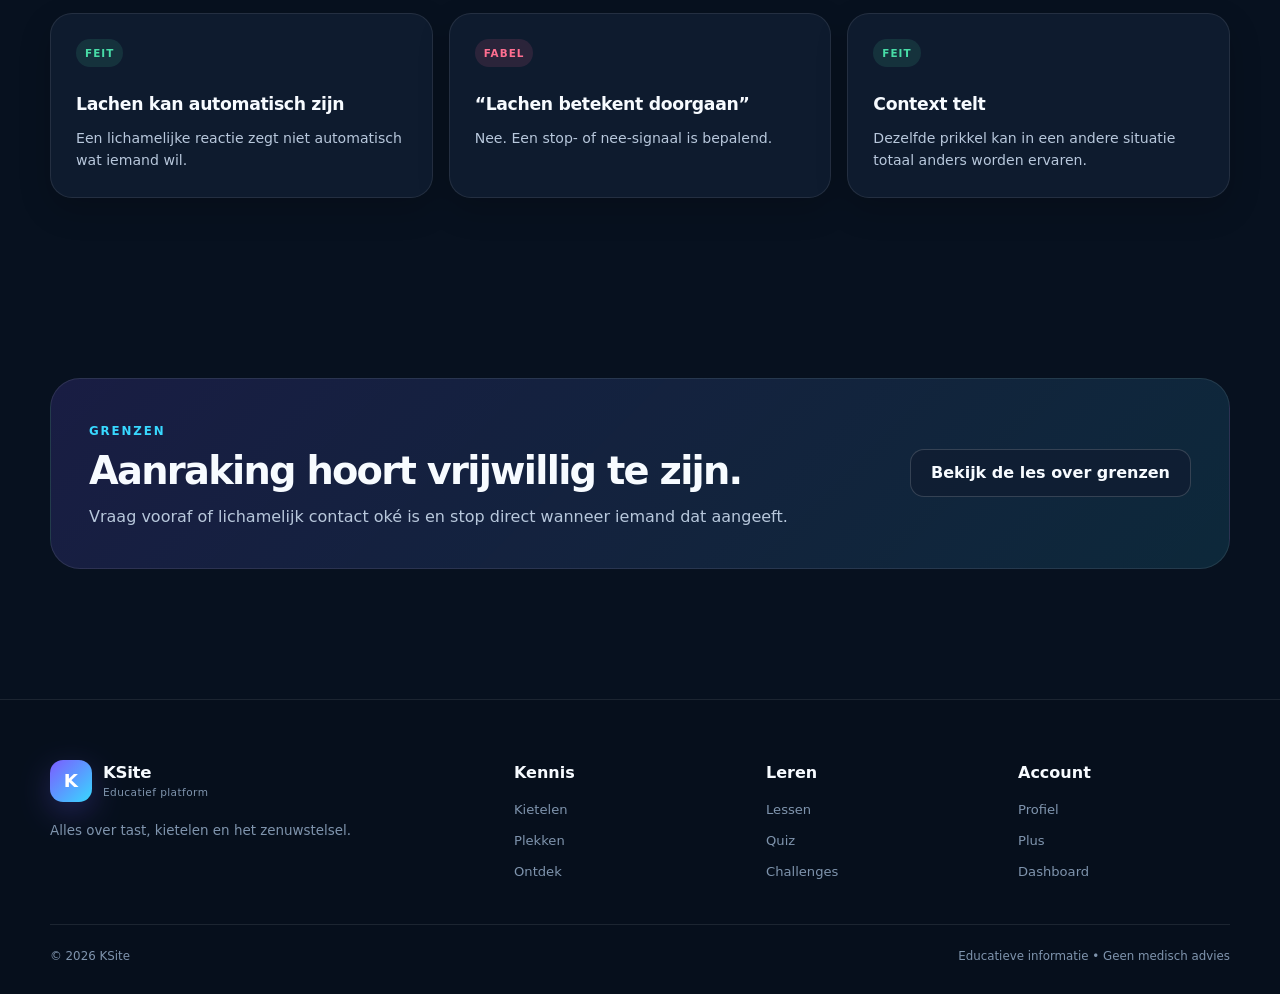
<file: kietelen.html>
<!DOCTYPE html>
<html lang="nl">
<head>
    <meta charset="UTF-8">
    <meta name="viewport" content="width=device-width, initial-scale=1.0">
    <meta name="description" content="Alles over kietelen: plekken, soorten, zenuwen, hersenen, lachen, verwachting, zelfkietelen en persoonlijke verschillen.">
    <title>KSite — Alles over kietelen</title>
    <link rel="stylesheet" href="assets/css/style.css?v=3.1.0">
    <link rel="stylesheet" href="assets/css/k3.css?v=3.1.0">
</head>
<body data-page="kietelen">
    <div class="page-background" aria-hidden="true"><span class="orb orb-one"></span><span class="orb orb-two"></span><span class="orb orb-three"></span></div>
    <header class="topbar">
        <a class="brand" href="index.html"><span class="brand-mark">K</span><span class="brand-copy"><strong>KSite</strong><small>Alles over kietelen</small></span></a>
        <nav class="desktop-nav"><a href="index.html">Home</a><a class="active" href="kietelen.html">Kietelen</a><a href="plekken.html">Plekken</a><a href="lessen.html">Lessen</a><a href="quiz.html">Quiz</a><a href="plus.html">Plus</a></nav>
        <div class="nav-actions"><button class="icon-btn" id="themeBtn" type="button">◐</button><a class="profile-pill" href="profiel.html"><span class="avatar">K</span><span>Profiel</span></a><button class="menu-btn" id="menuBtn" type="button">☰</button></div>
    </header>
    <nav class="mobile-menu" id="mobileMenu"><a href="index.html">Home</a><a class="active" href="kietelen.html">Kietelen</a><a href="plekken.html">Plekken</a><a href="lessen.html">Lessen</a><a href="quiz.html">Quiz</a><a href="plus.html">Plus</a></nav>

    <main>
        <section class="page-hero container reveal">
            <div class="breadcrumbs"><a href="index.html">Home</a><span>/</span><span>Kietelen</span></div>
            <span class="eyebrow">KSITE KENNISHUB</span>
            <h1>Alles over <span class="gradient-text">kietelen.</span></h1>
            <p class="page-lead">Wat kietelen is, welke plekken vaak genoemd worden, waarom je jezelf minder goed kietelt, hoe lachen ontstaat en waarom iedereen anders reageert.</p>
            <div class="hero-actions"><a class="btn primary" href="plekken.html">Bekijk alle plekken</a><a class="btn secondary" href="#soorten">Soorten kietelen</a></div>
        </section>

        <section class="section compact container reveal">
            <div class="stats-strip">
                <article class="stat-card"><strong>2</strong><span>klassieke termen</span></article>
                <article class="stat-card"><strong>12</strong><span>vaak genoemde gebieden</span></article>
                <article class="stat-card"><strong>∞</strong><span>persoonlijke verschillen</span></article>
                <article class="stat-card"><strong>1 regel</strong><span>grenzen altijd respecteren</span></article>
            </div>
        </section>

        <section class="section container reveal">
            <div class="split-layout">
                <article class="content-card large-card">
                    <span class="eyebrow">DE BASIS</span>
                    <h2>Wat gebeurt er in je lichaam?</h2>
                    <p>Een kietelervaring begint met tastinformatie uit de huid. Receptoren en zenuwuiteinden registreren beweging, druk en vervorming. Die informatie reist via zenuwen richting ruggenmerg en hersenen.</p>
                    <p>Je brein verwerkt vervolgens meer dan alleen de plek van de aanraking. Ook aandacht, verwachting, context en eerdere ervaringen kunnen meespelen.</p>
                    <p>Daarom bestaat er geen simpele knop in het lichaam die “kietelen” heet. Het is een combinatie van tast en verwerking door het zenuwstelsel.</p>
                </article>
                <aside class="fact-stack">
                    <article class="mini-card"><span class="mini-label">KERNIDEE</span><h3>Verrassing telt mee</h3><p>Onverwachte prikkels kunnen opvallender worden verwerkt dan voorspelbare prikkels.</p></article>
                    <article class="mini-card"><span class="mini-label">KERNIDEE</span><h3>Iedereen verschilt</h3><p>Een gebied dat bij de ene persoon sterk reageert kan bij een ander nauwelijks opvallend zijn.</p></article>
                </aside>
            </div>
        </section>

        <section class="section container reveal" id="soorten">
            <div class="section-heading"><div><span class="eyebrow">SOORTEN</span><h2>Knismesis en gargalesis</h2></div><p>Twee klassieke termen die vaak worden gebruikt bij uitleg over kietelachtige sensaties.</p></div>
            <div class="feature-grid four-columns">
                <article class="feature-card"><span class="feature-icon">≈</span><h3>Knismesis</h3><p>Lichte kriebelachtige sensaties door zachte oppervlakkige beweging. Dit leidt niet per se tot lachen.</p></article>
                <article class="feature-card"><span class="feature-icon">✦</span><h3>Gargalesis</h3><p>Een sterkere kietelreactie die bij sommige mensen lachen of snelle beweging kan oproepen.</p></article>
                <article class="feature-card"><span class="feature-icon">↻</span><h3>Gewenning</h3><p>Herhaalde voorspelbare prikkels kunnen soms minder opvallend worden.</p></article>
                <article class="feature-card"><span class="feature-icon">◉</span><h3>Aandacht</h3><p>Waar je aandacht op gericht is kan invloed hebben op hoe sterk een prikkel opvalt.</p></article>
            </div>
        </section>

        <section class="section container reveal">
            <div class="section-heading"><div><span class="eyebrow">PLEKKEN</span><h2>De plekken staan nu op een eigen pagina</h2></div><p>Niet meer verstopt: één duidelijke pagina met alle vaak genoemde lichaamsgebieden.</p></div>
            <div class="zone-grid">
                <article class="zone-card"><span class="zone-index">01</span><h3>Voetzolen</h3><p>Vaak genoemd, met veel sensorische informatie.</p><span class="tag">Vaak genoemd</span></article>
                <article class="zone-card"><span class="zone-index">02</span><h3>Zijkanten romp</h3><p>Bij sommige mensen opvallend gevoelig voor lichte onverwachte aanraking.</p><span class="tag">Variabel</span></article>
                <article class="zone-card"><span class="zone-index">03</span><h3>Okselgebied</h3><p>Wordt geregeld genoemd; persoonlijke grenzen zijn hier belangrijk.</p><span class="tag">Persoonlijk</span></article>
                <article class="zone-card"><span class="zone-index">04</span><h3>Nek & rug</h3><p>Kan verrassend of kriebelachtig voelen afhankelijk van context en verwachting.</p><span class="tag">Context</span></article>
            </div>
            <div class="hero-actions"><a class="btn primary" href="plekken.html">Open alle 12 plekken →</a></div>
        </section>

        <section class="section container reveal">
            <div class="section-heading"><div><span class="eyebrow">ZELFKIETELEN</span><h2>Waarom werkt dat vaak minder sterk?</h2></div></div>
            <div class="timeline-grid">
                <article class="timeline-step"><span class="step-number">01</span><h3>Je plant</h3><p>Je zenuwstelsel weet dat je zelf een beweging gaat maken.</p></article>
                <article class="timeline-step"><span class="step-number">02</span><h3>Je brein voorspelt</h3><p>De verwachte zintuiglijke gevolgen kunnen vooraf worden ingeschat.</p></article>
                <article class="timeline-step"><span class="step-number">03</span><h3>Minder verrassing</h3><p>Timing en locatie zijn voorspelbaarder dan bij onverwachte aanraking.</p></article>
                <article class="timeline-step"><span class="step-number">04</span><h3>Andere verwerking</h3><p>Daardoor kan de sensatie minder opvallend zijn, zonder dat er niets wordt gevoeld.</p></article>
            </div>
        </section>

        <section class="section container reveal">
            <div class="section-heading"><div><span class="eyebrow">LACHEN</span><h2>Een lachreactie is niet hetzelfde als toestemming</h2></div></div>
            <div class="myth-grid">
                <article class="myth-card"><span class="myth-badge fact">FEIT</span><h3>Lachen kan automatisch zijn</h3><p>Een lichamelijke reactie zegt niet automatisch wat iemand wil.</p></article>
                <article class="myth-card"><span class="myth-badge myth">FABEL</span><h3>“Lachen betekent doorgaan”</h3><p>Nee. Een stop- of nee-signaal is bepalend.</p></article>
                <article class="myth-card"><span class="myth-badge fact">FEIT</span><h3>Context telt</h3><p>Dezelfde prikkel kan in een andere situatie totaal anders worden ervaren.</p></article>
            </div>
        </section>

        <section class="section container reveal">
            <div class="respect-banner"><div><span class="eyebrow">GRENZEN</span><h2>Aanraking hoort vrijwillig te zijn.</h2><p>Vraag vooraf of lichamelijk contact oké is en stop direct wanneer iemand dat aangeeft.</p></div><a class="btn secondary" href="lessen.html">Bekijk de les over grenzen</a></div>
        </section>
    </main>

    <footer class="site-footer">
        <div class="container footer-grid"><div class="footer-brand"><a class="brand" href="index.html"><span class="brand-mark">K</span><span class="brand-copy"><strong>KSite</strong><small>Educatief platform</small></span></a><p>Alles over tast, kietelen en het zenuwstelsel.</p></div><div class="footer-column"><strong>Kennis</strong><a href="kietelen.html">Kietelen</a><a href="plekken.html">Plekken</a><a href="ontdek.html">Ontdek</a></div><div class="footer-column"><strong>Leren</strong><a href="lessen.html">Lessen</a><a href="quiz.html">Quiz</a><a href="challenges.html">Challenges</a></div><div class="footer-column"><strong>Account</strong><a href="profiel.html">Profiel</a><a href="plus.html">Plus</a><a href="plus-dashboard.html">Dashboard</a></div></div>
        <div class="container footer-bottom"><span>© 2026 KSite</span><span>Educatieve informatie • Geen medisch advies</span></div>
    </footer>

    <div class="toast-container" id="toastContainer" aria-live="polite"></div>
    <script src="assets/js/app.js?v=3.1.0"></script>
</body>
</html>
</file>
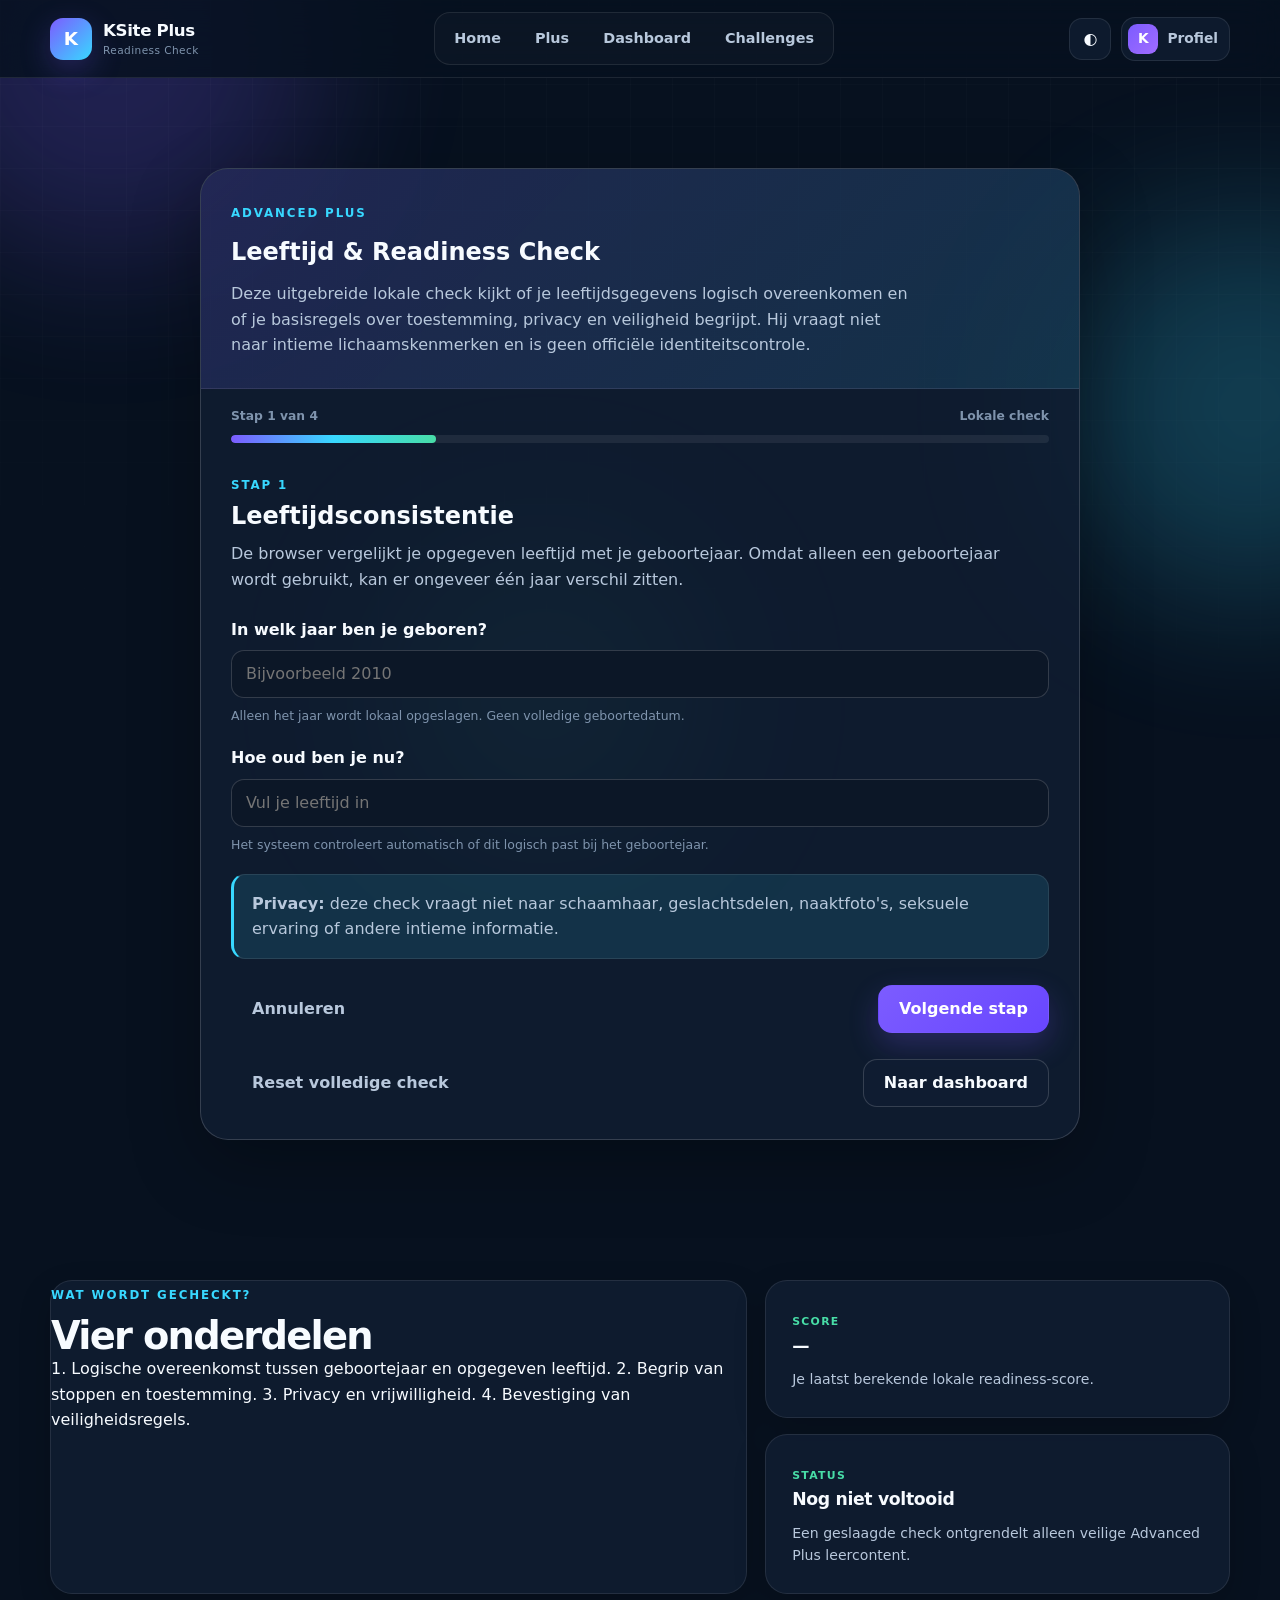
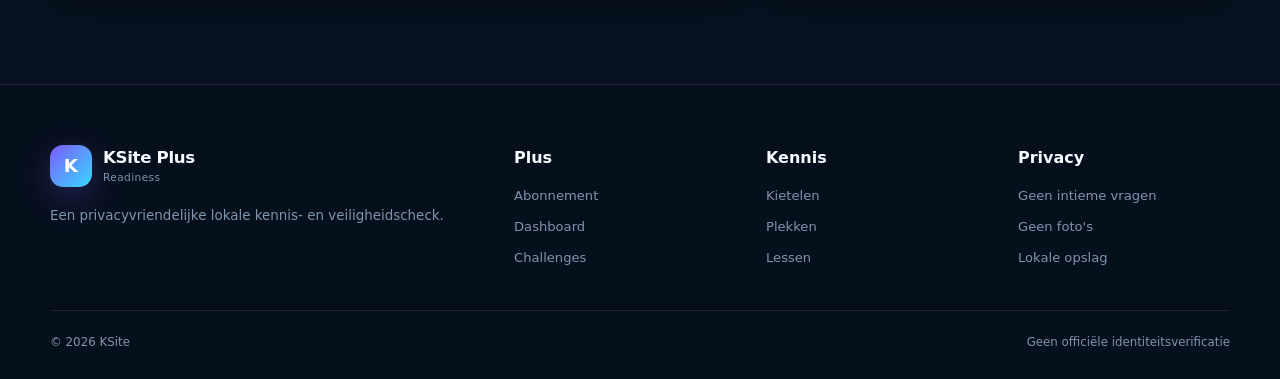
<file: leeftijdcheck.html>
<!DOCTYPE html>
<html lang="nl">
<head>
    <meta charset="UTF-8">
    <meta name="viewport" content="width=device-width, initial-scale=1.0">
    <meta name="description" content="KSite Plus readiness-check met leeftijdsconsistentie, privacy, grenzen en veiligheidsvragen.">
    <title>KSite Plus — Readiness Check</title>
    <link rel="stylesheet" href="assets/css/style.css?v=3.2">
    <link rel="stylesheet" href="assets/css/plus.css?v=3.2">
</head>
<body data-page="readiness">
    <div class="page-background" aria-hidden="true"><span class="orb orb-one"></span><span class="orb orb-two"></span><span class="orb orb-three"></span></div>

    <header class="topbar">
        <a class="brand" href="index.html"><span class="brand-mark">K</span><span class="brand-copy"><strong>KSite Plus</strong><small>Readiness Check</small></span></a>
        <nav class="desktop-nav"><a href="index.html">Home</a><a href="plus.html">Plus</a><a href="plus-dashboard.html">Dashboard</a><a href="challenges.html">Challenges</a></nav>
        <div class="nav-actions"><button class="icon-btn" id="themeBtn" type="button">◐</button><a class="profile-pill" href="profiel.html"><span class="avatar">K</span><span>Profiel</span></a><button class="menu-btn" id="menuBtn" type="button">☰</button></div>
    </header>

    <nav class="mobile-menu" id="mobileMenu"><a href="index.html">Home</a><a href="plus.html">Plus</a><a href="plus-dashboard.html">Dashboard</a><a href="challenges.html">Challenges</a><a href="profiel.html">Profiel</a></nav>

    <main>
        <section class="section container">
            <div class="readiness-card reveal">
                <div class="readiness-header">
                    <span class="eyebrow">ADVANCED PLUS</span>
                    <h1>Leeftijd & Readiness Check</h1>
                    <p>Deze uitgebreide lokale check kijkt of je leeftijdsgegevens logisch overeenkomen en of je basisregels over toestemming, privacy en veiligheid begrijpt. Hij vraagt niet naar intieme lichaamskenmerken en is geen officiële identiteitscontrole.</p>
                </div>

                <div class="readiness-progress-wrap">
                    <div class="readiness-progress-meta"><span id="readinessProgressText">Stap 1 van 4</span><span>Lokale check</span></div>
                    <div class="readiness-progress"><span id="readinessProgressBar"></span></div>
                </div>

                <form class="readiness-body" id="readinessForm">
                    <section class="readiness-step active">
                        <span class="eyebrow">STAP 1</span>
                        <h2>Leeftijdsconsistentie</h2>
                        <p>De browser vergelijkt je opgegeven leeftijd met je geboortejaar. Omdat alleen een geboortejaar wordt gebruikt, kan er ongeveer één jaar verschil zitten.</p>
                        <div class="readiness-field">
                            <label for="birthYear">In welk jaar ben je geboren?</label>
                            <input id="birthYear" name="birthYear" type="number" min="1900" max="2026" placeholder="Bijvoorbeeld 2010" required>
                            <span class="readiness-hint">Alleen het jaar wordt lokaal opgeslagen. Geen volledige geboortedatum.</span>
                        </div>
                        <div class="readiness-field">
                            <label for="claimedAge">Hoe oud ben je nu?</label>
                            <input id="claimedAge" name="claimedAge" type="number" min="1" max="120" placeholder="Vul je leeftijd in" required>
                            <span class="readiness-hint">Het systeem controleert automatisch of dit logisch past bij het geboortejaar.</span>
                        </div>
                        <div class="notice"><strong>Privacy:</strong> deze check vraagt niet naar schaamhaar, geslachtsdelen, naaktfoto's, seksuele ervaring of andere intieme informatie.</div>
                        <div class="readiness-actions"><a class="btn ghost" href="plus.html">Annuleren</a><button class="btn primary" data-readiness-next type="button">Volgende stap</button></div>
                    </section>

                    <section class="readiness-step">
                        <span class="eyebrow">STAP 2</span>
                        <h2>Grenzen & toestemming</h2>
                        <p>Kies steeds het antwoord dat volgens KSite het veiligst en duidelijkst is.</p>

                        <div class="readiness-question">
                            <strong>Iemand zegt “stop” tijdens lichamelijk contact. Wat hoort er te gebeuren?</strong>
                            <div class="readiness-options">
                                <label class="readiness-option"><input type="radio" name="consent" value="continue" required> Nog even doorgaan als diegene lacht.</label>
                                <label class="readiness-option"><input type="radio" name="consent" value="stop" required> Meteen stoppen en ruimte geven.</label>
                                <label class="readiness-option"><input type="radio" name="consent" value="ask-later" required> Eerst doorgaan en later vragen.</label>
                            </div>
                        </div>

                        <div class="readiness-question">
                            <strong>Betekent lachen automatisch dat iemand aanraking leuk vindt of toestemming geeft?</strong>
                            <div class="readiness-options">
                                <label class="readiness-option"><input type="radio" name="laughter" value="yes" required> Ja, lachen is altijd toestemming.</label>
                                <label class="readiness-option"><input type="radio" name="laughter" value="no" required> Nee, lachen kan automatisch zijn en zegt niets zekers over toestemming.</label>
                            </div>
                        </div>

                        <div class="readiness-question">
                            <strong>Wat is de beste aanpak vóór lichamelijk contact?</strong>
                            <div class="readiness-options">
                                <label class="readiness-option"><input type="radio" name="boundaries" value="guess" required> Zelf inschatten of iemand het wel oké vindt.</label>
                                <label class="readiness-option"><input type="radio" name="boundaries" value="ask" required> Eerst duidelijk vragen en een antwoord respecteren.</label>
                            </div>
                        </div>

                        <div class="readiness-actions"><button class="btn secondary" data-readiness-back type="button">Terug</button><button class="btn primary" data-readiness-next type="button">Volgende stap</button></div>
                    </section>

                    <section class="readiness-step">
                        <span class="eyebrow">STAP 3</span>
                        <h2>Privacy & veiligheid</h2>
                        <p>Advanced Plus draait om kennis. Deze vragen checken of je begrijpt wat KSite nooit van iemand hoort te vragen.</p>

                        <div class="readiness-question">
                            <strong>Iemand voelt druk om mee te doen aan een lichamelijke challenge. Wat is de juiste keuze?</strong>
                            <div class="readiness-options">
                                <label class="readiness-option"><input type="radio" name="pressure" value="push" required> Toch proberen omdat het een challenge is.</label>
                                <label class="readiness-option"><input type="radio" name="pressure" value="leave" required> Niet meedoen; deelname hoort vrijwillig te zijn.</label>
                            </div>
                        </div>

                        <div class="readiness-question">
                            <strong>Welke informatie hoeft een educatieve KSite-check NIET te verzamelen?</strong>
                            <div class="readiness-options">
                                <label class="readiness-option"><input type="radio" name="privacy" value="sensitive" required> Details over intieme lichaamskenmerken.</label>
                                <label class="readiness-option"><input type="radio" name="privacy" value="no-sensitive" required> Intieme informatie hoort juist niet gevraagd te worden.</label>
                            </div>
                        </div>

                        <div class="readiness-question">
                            <strong>Wat doe je als iemand zich onveilig, duizelig of niet goed voelt tijdens een activiteit?</strong>
                            <div class="readiness-options">
                                <label class="readiness-option"><input type="radio" name="emergency" value="continue" required> Doorgaan om de opdracht af te maken.</label>
                                <label class="readiness-option"><input type="radio" name="emergency" value="stop-help" required> Stoppen en zo nodig hulp van een vertrouwde volwassene of professional vragen.</label>
                            </div>
                        </div>

                        <div class="readiness-actions"><button class="btn secondary" data-readiness-back type="button">Terug</button><button class="btn primary" data-readiness-next type="button">Volgende stap</button></div>
                    </section>

                    <section class="readiness-step">
                        <span class="eyebrow">STAP 4</span>
                        <h2>Laatste bevestiging</h2>
                        <p>Bevestig dat je begrijpt waarvoor deze check bedoeld is.</p>

                        <div class="readiness-question">
                            <label class="readiness-option"><input id="understandRules" type="checkbox" required> Ik begrijp dat lachen of bewegen geen toestemming vervangt en dat “stop” altijd gerespecteerd wordt.</label>
                        </div>
                        <div class="readiness-question">
                            <label class="readiness-option"><input id="voluntaryUse" type="checkbox" required> Ik begrijp dat KSite-activiteiten vrijwillig, educatief en zonder druk horen te zijn.</label>
                        </div>

                        <div class="notice"><strong>Belangrijk:</strong> deze browsercheck kan niet bewijzen wie iemand echt is. Hij kan alleen ingevoerde gegevens op logica controleren en kennisvragen beoordelen.</div>
                        <div class="readiness-actions"><button class="btn secondary" data-readiness-back type="button">Terug</button><button class="btn primary" type="submit">Controleer antwoorden</button></div>
                    </section>

                    <div class="readiness-result" id="readinessResult"></div>
                    <div class="readiness-actions"><button class="btn ghost" id="resetReadiness" type="button">Reset volledige check</button><a class="btn secondary" href="plus-dashboard.html">Naar dashboard</a></div>
                </form>
            </div>
        </section>

        <section class="section compact container reveal">
            <div class="split-layout">
                <article class="content-card"><span class="eyebrow">WAT WORDT GECHECKT?</span><h2>Vier onderdelen</h2><p>1. Logische overeenkomst tussen geboortejaar en opgegeven leeftijd. 2. Begrip van stoppen en toestemming. 3. Privacy en vrijwilligheid. 4. Bevestiging van veiligheidsregels.</p></article>
                <aside class="fact-stack"><article class="mini-card"><span class="mini-label">SCORE</span><h3 data-readiness-score>—</h3><p>Je laatst berekende lokale readiness-score.</p></article><article class="mini-card"><span class="mini-label">STATUS</span><h3 data-kplus-readiness>Nog niet voltooid</h3><p>Een geslaagde check ontgrendelt alleen veilige Advanced Plus leercontent.</p></article></aside>
            </div>
        </section>
    </main>

    <footer class="site-footer"><div class="container footer-grid"><div class="footer-brand"><a class="brand" href="index.html"><span class="brand-mark">K</span><span class="brand-copy"><strong>KSite Plus</strong><small>Readiness</small></span></a><p>Een privacyvriendelijke lokale kennis- en veiligheidscheck.</p></div><div class="footer-column"><strong>Plus</strong><a href="plus.html">Abonnement</a><a href="plus-dashboard.html">Dashboard</a><a href="challenges.html">Challenges</a></div><div class="footer-column"><strong>Kennis</strong><a href="kietelen.html">Kietelen</a><a href="plekken.html">Plekken</a><a href="lessen.html">Lessen</a></div><div class="footer-column"><strong>Privacy</strong><span>Geen intieme vragen</span><span>Geen foto's</span><span>Lokale opslag</span></div></div><div class="container footer-bottom"><span>© 2026 KSite</span><span>Geen officiële identiteitsverificatie</span></div></footer>

    <div class="toast-container" id="toastContainer" aria-live="polite"></div>
    <script src="assets/js/app.js?v=3.2"></script>
    <script src="assets/js/plus.js?v=3.2"></script>
</body>
</html>
</file>
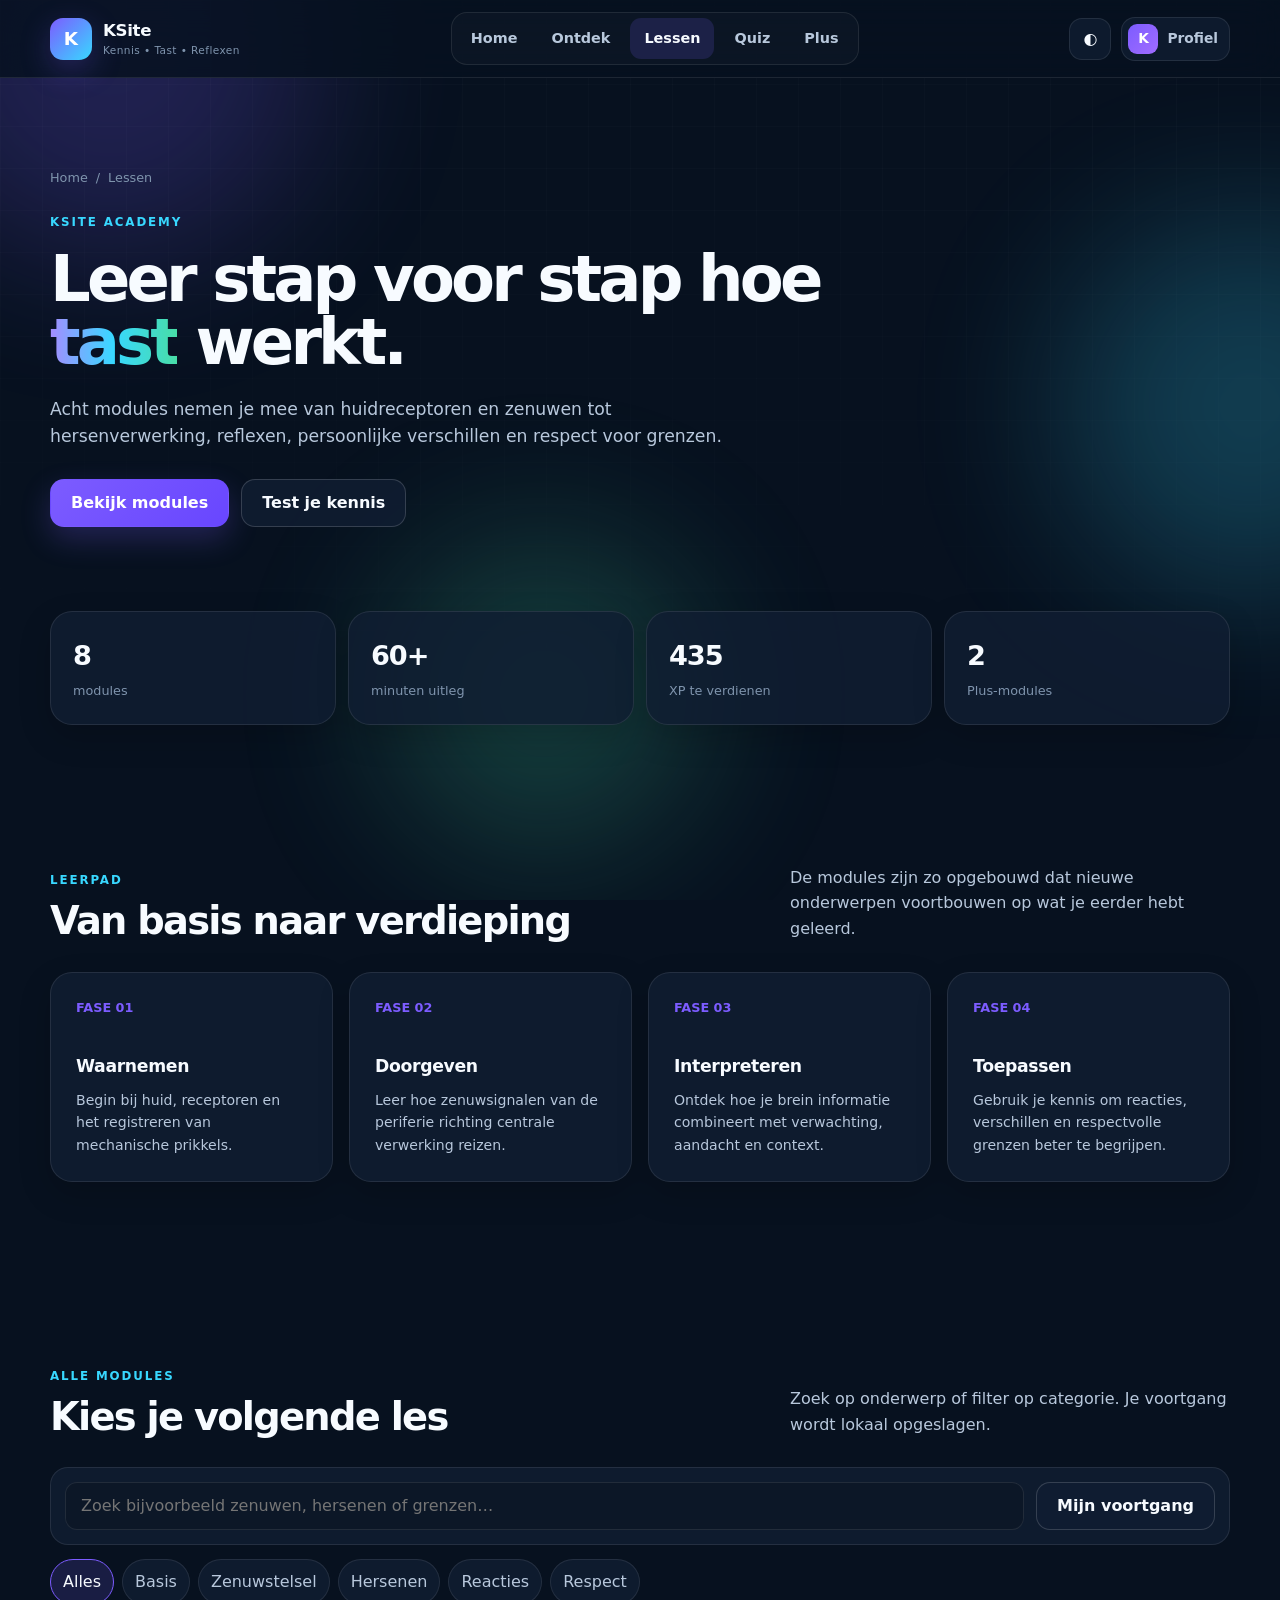
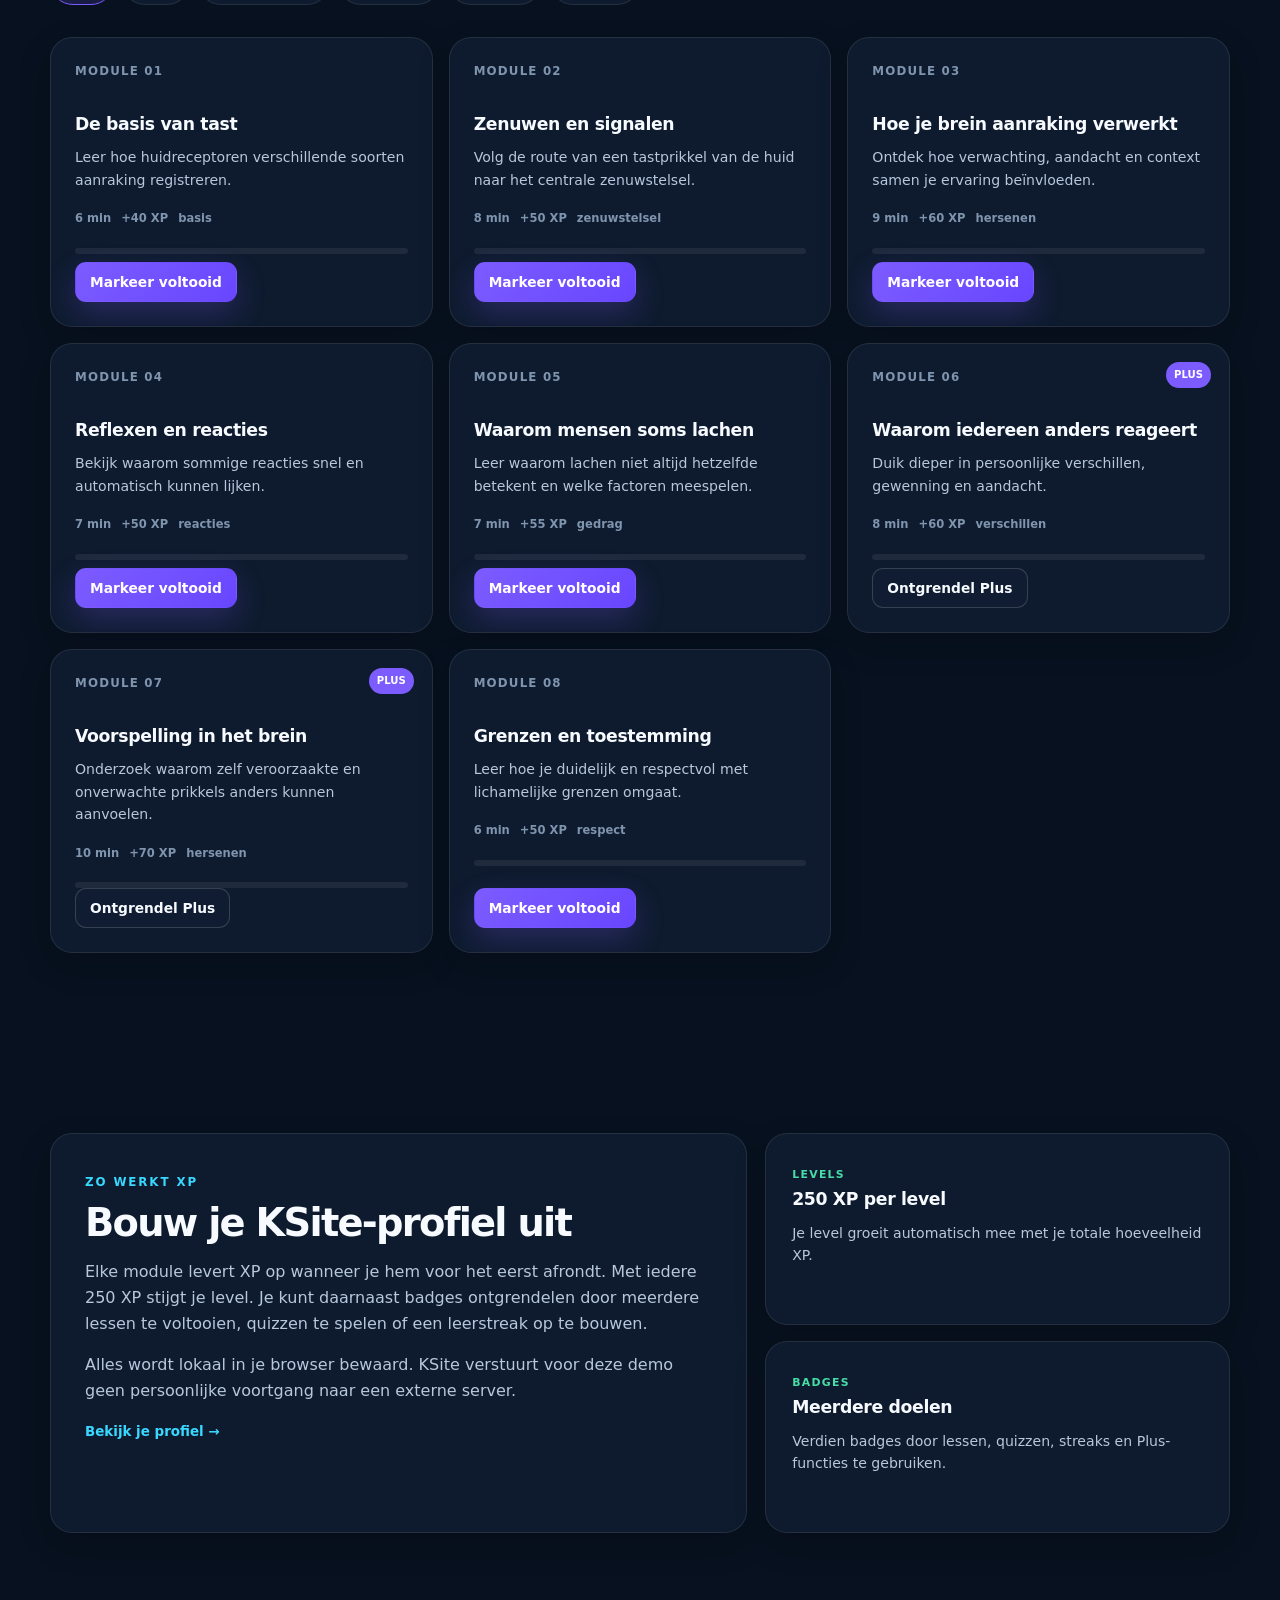
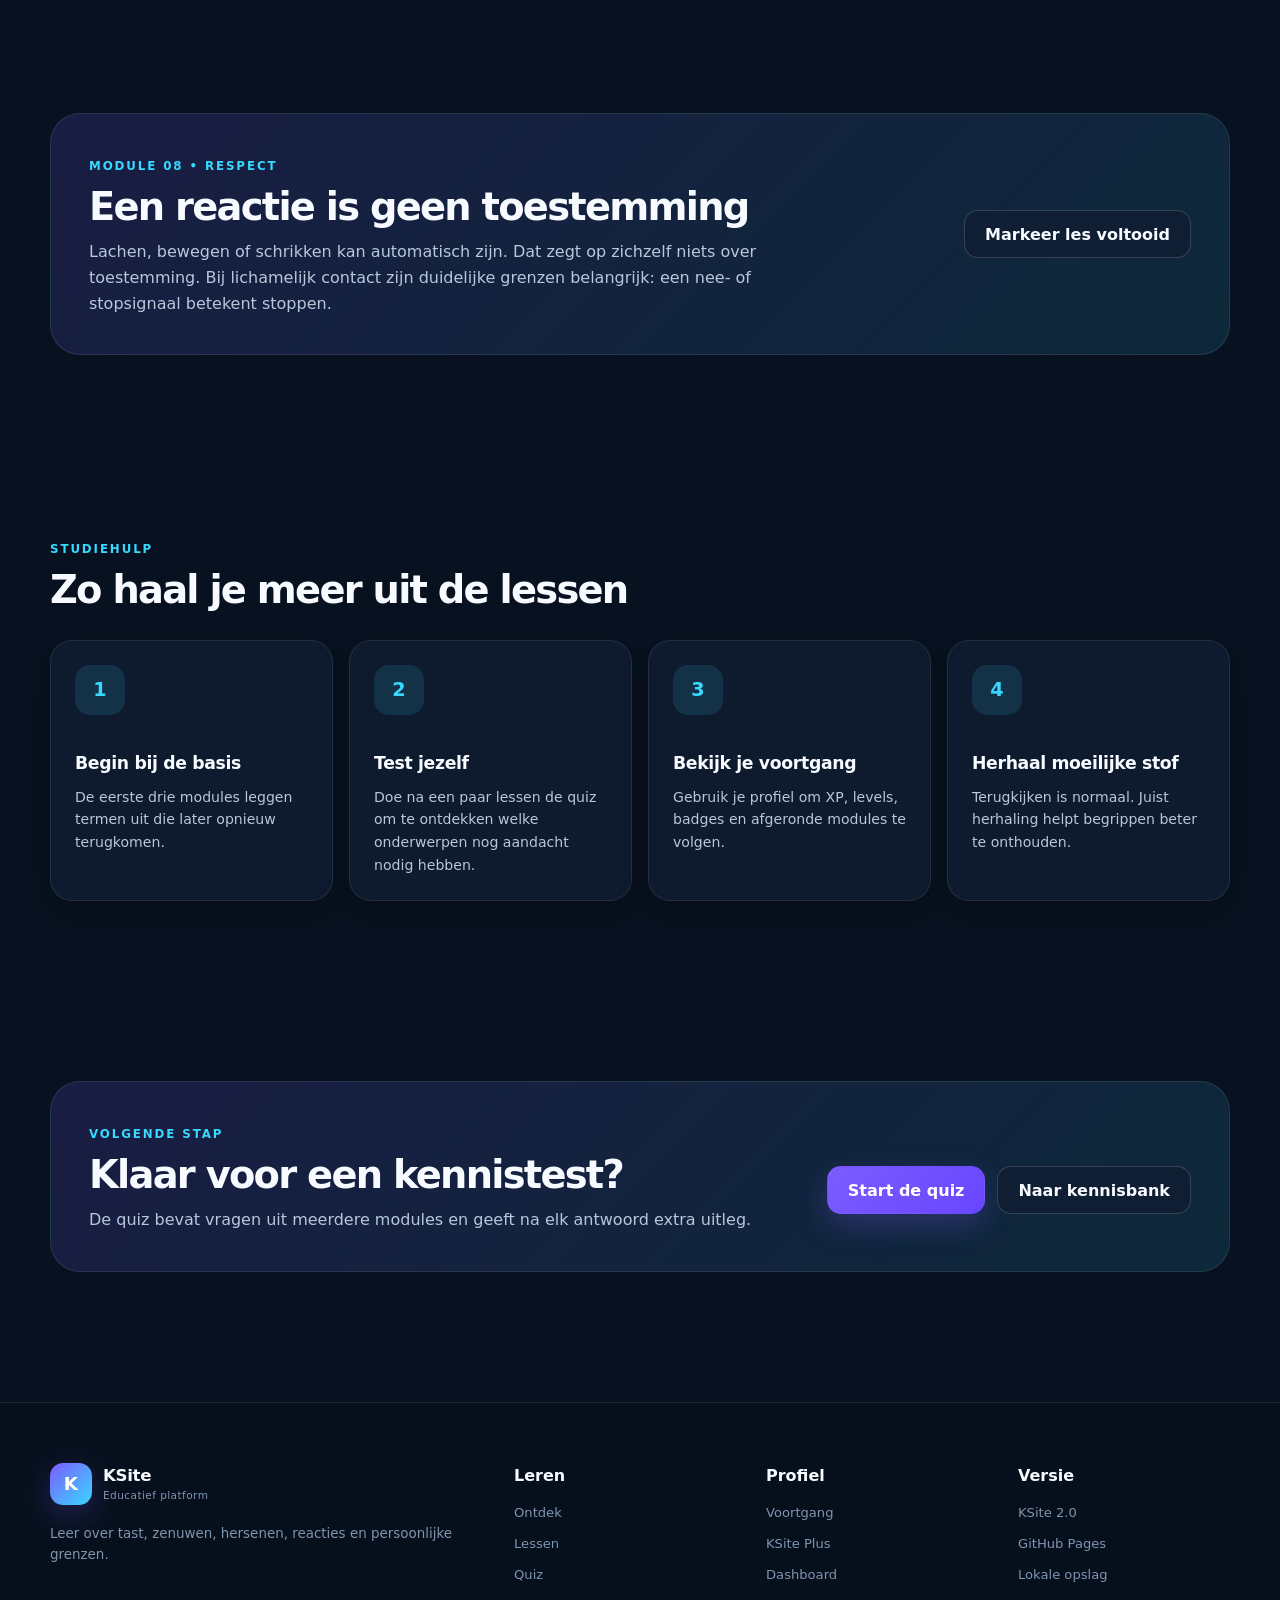
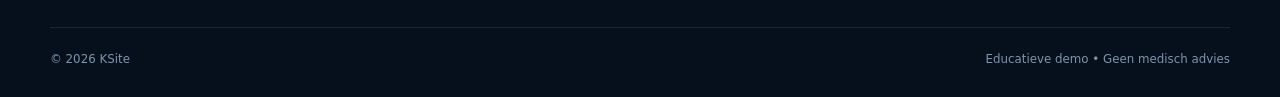
<file: lessen.html>
<!DOCTYPE html>
<html lang="nl">
<head>
    <meta charset="UTF-8">
    <meta name="viewport" content="width=device-width, initial-scale=1.0">
    <meta name="description" content="Volg uitgebreide KSite lessen over tast, zenuwen, hersenen, reflexen en grenzen.">
    <title>KSite — Lessen</title>
    <link rel="stylesheet" href="assets/css/style.css">
</head>
<body data-page="lessons">
    <div class="page-background" aria-hidden="true">
        <span class="orb orb-one"></span>
        <span class="orb orb-two"></span>
        <span class="orb orb-three"></span>
    </div>

    <header class="topbar">
        <a class="brand" href="index.html">
            <span class="brand-mark">K</span>
            <span class="brand-copy">
                <strong>KSite</strong>
                <small>Kennis • Tast • Reflexen</small>
            </span>
        </a>
        <nav class="desktop-nav">
            <a href="index.html">Home</a>
            <a href="ontdek.html">Ontdek</a>
            <a class="active" href="lessen.html">Lessen</a>
            <a href="quiz.html">Quiz</a>
            <a href="plus.html">Plus</a>
        </nav>
        <div class="nav-actions">
            <button class="icon-btn" id="themeBtn" type="button">◐</button>
            <a class="profile-pill" href="profiel.html">
                <span class="avatar">K</span>
                <span>Profiel</span>
            </a>
            <button class="menu-btn" id="menuBtn" type="button">☰</button>
        </div>
    </header>

    <nav class="mobile-menu" id="mobileMenu">
        <a href="index.html">Home</a>
        <a href="ontdek.html">Ontdek</a>
        <a class="active" href="lessen.html">Lessen</a>
        <a href="quiz.html">Quiz</a>
        <a href="plus.html">Plus</a>
        <a href="profiel.html">Profiel</a>
    </nav>

    <main>
        <section class="page-hero container reveal">
            <div class="breadcrumbs">
                <a href="index.html">Home</a>
                <span>/</span>
                <span>Lessen</span>
            </div>
            <span class="eyebrow">KSITE ACADEMY</span>
            <h1>Leer stap voor stap hoe <span class="gradient-text">tast</span> werkt.</h1>
            <p class="page-lead">
                Acht modules nemen je mee van huidreceptoren en zenuwen tot hersenverwerking,
                reflexen, persoonlijke verschillen en respect voor grenzen.
            </p>
            <div class="hero-actions">
                <a class="btn primary" href="#alle-lessen">Bekijk modules</a>
                <a class="btn secondary" href="quiz.html">Test je kennis</a>
            </div>
        </section>

        <section class="section compact container reveal">
            <div class="stats-strip">
                <article class="stat-card">
                    <strong>8</strong>
                    <span>modules</span>
                </article>
                <article class="stat-card">
                    <strong>60+</strong>
                    <span>minuten uitleg</span>
                </article>
                <article class="stat-card">
                    <strong>435</strong>
                    <span>XP te verdienen</span>
                </article>
                <article class="stat-card">
                    <strong>2</strong>
                    <span>Plus-modules</span>
                </article>
            </div>
        </section>

        <section class="section container reveal">
            <div class="section-heading">
                <div>
                    <span class="eyebrow">LEERPAD</span>
                    <h2>Van basis naar verdieping</h2>
                </div>
                <p>De modules zijn zo opgebouwd dat nieuwe onderwerpen voortbouwen op wat je eerder hebt geleerd.</p>
            </div>

            <div class="timeline-grid">
                <article class="timeline-step">
                    <span class="step-number">FASE 01</span>
                    <h3>Waarnemen</h3>
                    <p>Begin bij huid, receptoren en het registreren van mechanische prikkels.</p>
                </article>
                <article class="timeline-step">
                    <span class="step-number">FASE 02</span>
                    <h3>Doorgeven</h3>
                    <p>Leer hoe zenuwsignalen van de periferie richting centrale verwerking reizen.</p>
                </article>
                <article class="timeline-step">
                    <span class="step-number">FASE 03</span>
                    <h3>Interpreteren</h3>
                    <p>Ontdek hoe je brein informatie combineert met verwachting, aandacht en context.</p>
                </article>
                <article class="timeline-step">
                    <span class="step-number">FASE 04</span>
                    <h3>Toepassen</h3>
                    <p>Gebruik je kennis om reacties, verschillen en respectvolle grenzen beter te begrijpen.</p>
                </article>
            </div>
        </section>

        <section class="section container reveal" id="alle-lessen">
            <div class="section-heading">
                <div>
                    <span class="eyebrow">ALLE MODULES</span>
                    <h2>Kies je volgende les</h2>
                </div>
                <p>Zoek op onderwerp of filter op categorie. Je voortgang wordt lokaal opgeslagen.</p>
            </div>

            <div class="search-panel">
                <input
                    class="search-input"
                    id="lessonSearch"
                    type="search"
                    placeholder="Zoek bijvoorbeeld zenuwen, hersenen of grenzen…"
                    aria-label="Zoek lessen"
                >
                <a class="btn secondary" href="profiel.html">Mijn voortgang</a>
            </div>

            <div class="filter-row" aria-label="Lesfilters">
                <button class="filter-chip active" data-filter="all" type="button">Alles</button>
                <button class="filter-chip" data-filter="basis" type="button">Basis</button>
                <button class="filter-chip" data-filter="zenuwstelsel" type="button">Zenuwstelsel</button>
                <button class="filter-chip" data-filter="hersenen" type="button">Hersenen</button>
                <button class="filter-chip" data-filter="reacties" type="button">Reacties</button>
                <button class="filter-chip" data-filter="respect" type="button">Respect</button>
            </div>

            <div class="lesson-grid mt-32" id="lessonGrid">
                <article class="lesson-card">
                    <span class="lesson-number">MODULE 01</span>
                    <h3>De basis van tast</h3>
                    <p>Leer hoe receptoren aanraking, druk en beweging registreren.</p>
                </article>
                <article class="lesson-card">
                    <span class="lesson-number">MODULE 02</span>
                    <h3>Zenuwen en signalen</h3>
                    <p>Volg de route van huid naar centrale verwerking.</p>
                </article>
                <article class="lesson-card">
                    <span class="lesson-number">MODULE 03</span>
                    <h3>Hoe je brein aanraking verwerkt</h3>
                    <p>Ontdek hoe aandacht en context je waarneming beïnvloeden.</p>
                </article>
            </div>
        </section>

        <section class="section container reveal">
            <div class="split-layout">
                <article class="content-card large-card">
                    <span class="eyebrow">ZO WERKT XP</span>
                    <h2>Bouw je KSite-profiel uit</h2>
                    <p>
                        Elke module levert XP op wanneer je hem voor het eerst afrondt.
                        Met iedere 250 XP stijgt je level. Je kunt daarnaast badges ontgrendelen
                        door meerdere lessen te voltooien, quizzen te spelen of een leerstreak op te bouwen.
                    </p>
                    <p>
                        Alles wordt lokaal in je browser bewaard. KSite verstuurt voor deze demo geen
                        persoonlijke voortgang naar een externe server.
                    </p>
                    <a class="text-link" href="profiel.html">Bekijk je profiel →</a>
                </article>
                <aside class="fact-stack">
                    <article class="mini-card">
                        <span class="mini-label">LEVELS</span>
                        <h3>250 XP per level</h3>
                        <p>Je level groeit automatisch mee met je totale hoeveelheid XP.</p>
                    </article>
                    <article class="mini-card">
                        <span class="mini-label">BADGES</span>
                        <h3>Meerdere doelen</h3>
                        <p>Verdien badges door lessen, quizzen, streaks en Plus-functies te gebruiken.</p>
                    </article>
                </aside>
            </div>
        </section>

        <section class="section container reveal" id="grenzen">
            <div class="respect-banner">
                <div>
                    <span class="eyebrow">MODULE 08 • RESPECT</span>
                    <h2>Een reactie is geen toestemming</h2>
                    <p>
                        Lachen, bewegen of schrikken kan automatisch zijn. Dat zegt op zichzelf niets over toestemming.
                        Bij lichamelijk contact zijn duidelijke grenzen belangrijk: een nee- of stopsignaal betekent stoppen.
                    </p>
                </div>
                <button class="btn secondary complete-lesson" data-lesson-id="grenzen" type="button" onclick="window.KSite?.completeLesson('grenzen')">
                    Markeer les voltooid
                </button>
            </div>
        </section>

        <section class="section container reveal">
            <div class="section-heading">
                <div>
                    <span class="eyebrow">STUDIEHULP</span>
                    <h2>Zo haal je meer uit de lessen</h2>
                </div>
            </div>
            <div class="feature-grid">
                <article class="feature-card">
                    <span class="feature-icon">1</span>
                    <h3>Begin bij de basis</h3>
                    <p>De eerste drie modules leggen termen uit die later opnieuw terugkomen.</p>
                </article>
                <article class="feature-card">
                    <span class="feature-icon">2</span>
                    <h3>Test jezelf</h3>
                    <p>Doe na een paar lessen de quiz om te ontdekken welke onderwerpen nog aandacht nodig hebben.</p>
                </article>
                <article class="feature-card">
                    <span class="feature-icon">3</span>
                    <h3>Bekijk je voortgang</h3>
                    <p>Gebruik je profiel om XP, levels, badges en afgeronde modules te volgen.</p>
                </article>
                <article class="feature-card">
                    <span class="feature-icon">4</span>
                    <h3>Herhaal moeilijke stof</h3>
                    <p>Terugkijken is normaal. Juist herhaling helpt begrippen beter te onthouden.</p>
                </article>
            </div>
        </section>

        <section class="section container reveal">
            <div class="cta-panel">
                <div>
                    <span class="eyebrow">VOLGENDE STAP</span>
                    <h2>Klaar voor een kennistest?</h2>
                    <p>De quiz bevat vragen uit meerdere modules en geeft na elk antwoord extra uitleg.</p>
                </div>
                <div class="cta-actions">
                    <a class="btn primary" href="quiz.html">Start de quiz</a>
                    <a class="btn secondary" href="ontdek.html">Naar kennisbank</a>
                </div>
            </div>
        </section>
    </main>

    <footer class="site-footer">
        <div class="container footer-grid">
            <div class="footer-brand">
                <a class="brand" href="index.html">
                    <span class="brand-mark">K</span>
                    <span class="brand-copy">
                        <strong>KSite</strong>
                        <small>Educatief platform</small>
                    </span>
                </a>
                <p>Leer over tast, zenuwen, hersenen, reacties en persoonlijke grenzen.</p>
            </div>
            <div class="footer-column">
                <strong>Leren</strong>
                <a href="ontdek.html">Ontdek</a>
                <a href="lessen.html">Lessen</a>
                <a href="quiz.html">Quiz</a>
            </div>
            <div class="footer-column">
                <strong>Profiel</strong>
                <a href="profiel.html">Voortgang</a>
                <a href="plus.html">KSite Plus</a>
                <a href="plus-dashboard.html">Dashboard</a>
            </div>
            <div class="footer-column">
                <strong>Versie</strong>
                <span>KSite 2.0</span>
                <span>GitHub Pages</span>
                <span>Lokale opslag</span>
            </div>
        </div>
        <div class="container footer-bottom">
            <span>© 2026 KSite</span>
            <span>Educatieve demo • Geen medisch advies</span>
        </div>
    </footer>

    <div class="toast-container" id="toastContainer" aria-live="polite"></div>
    <script src="assets/js/app.js"></script>
</body>
</html>
</file>
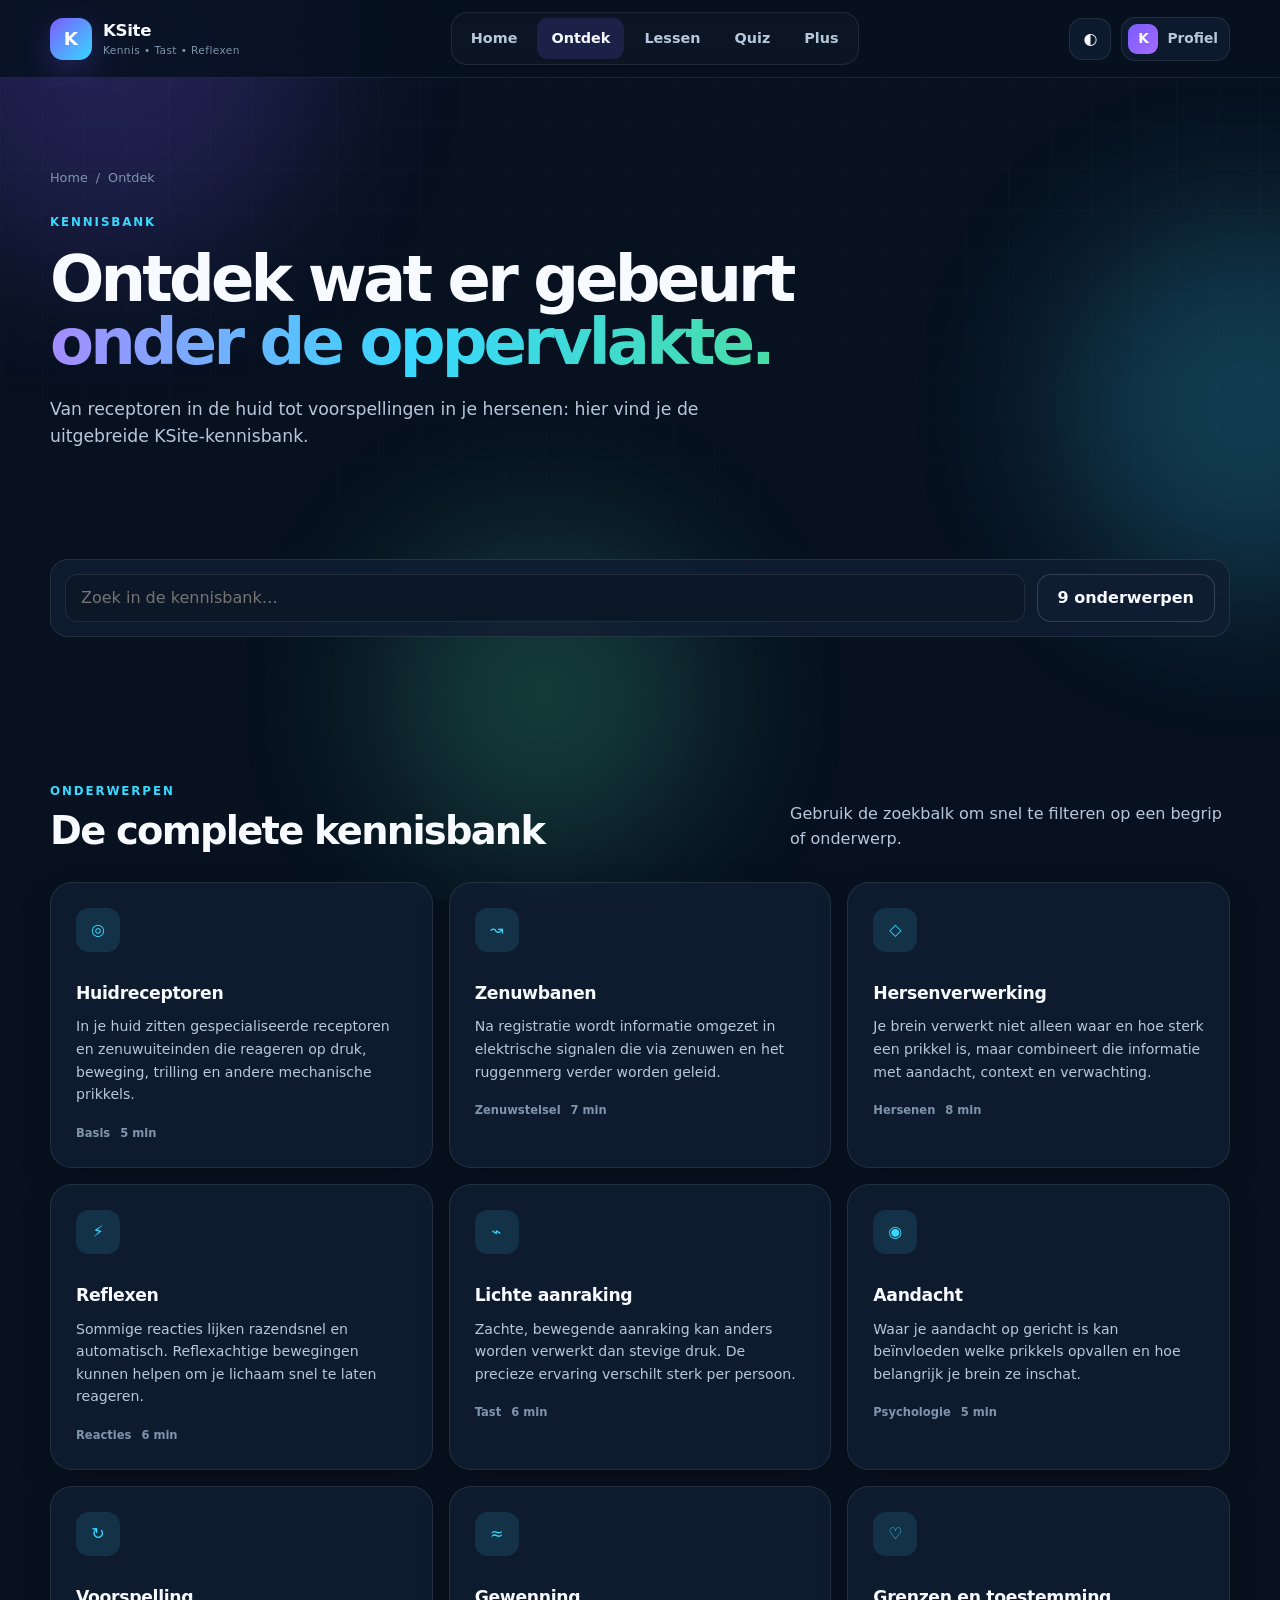
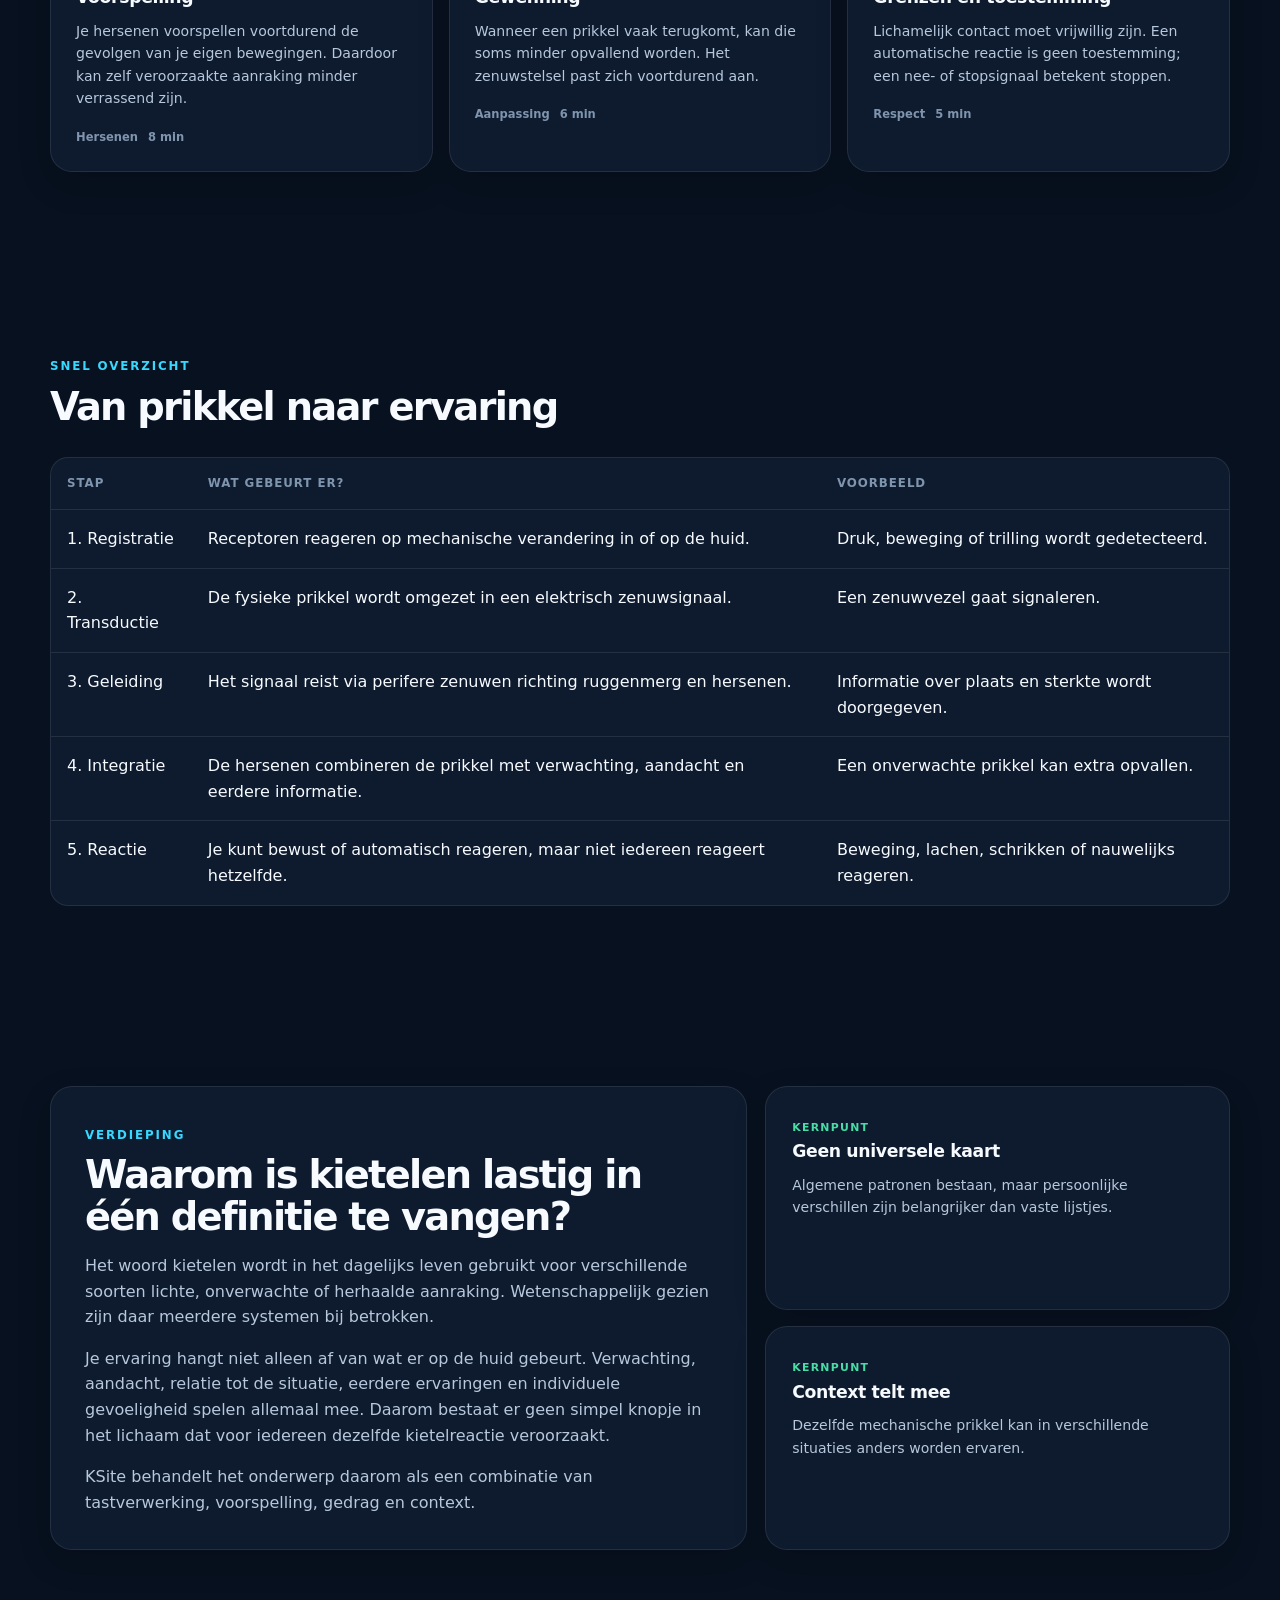
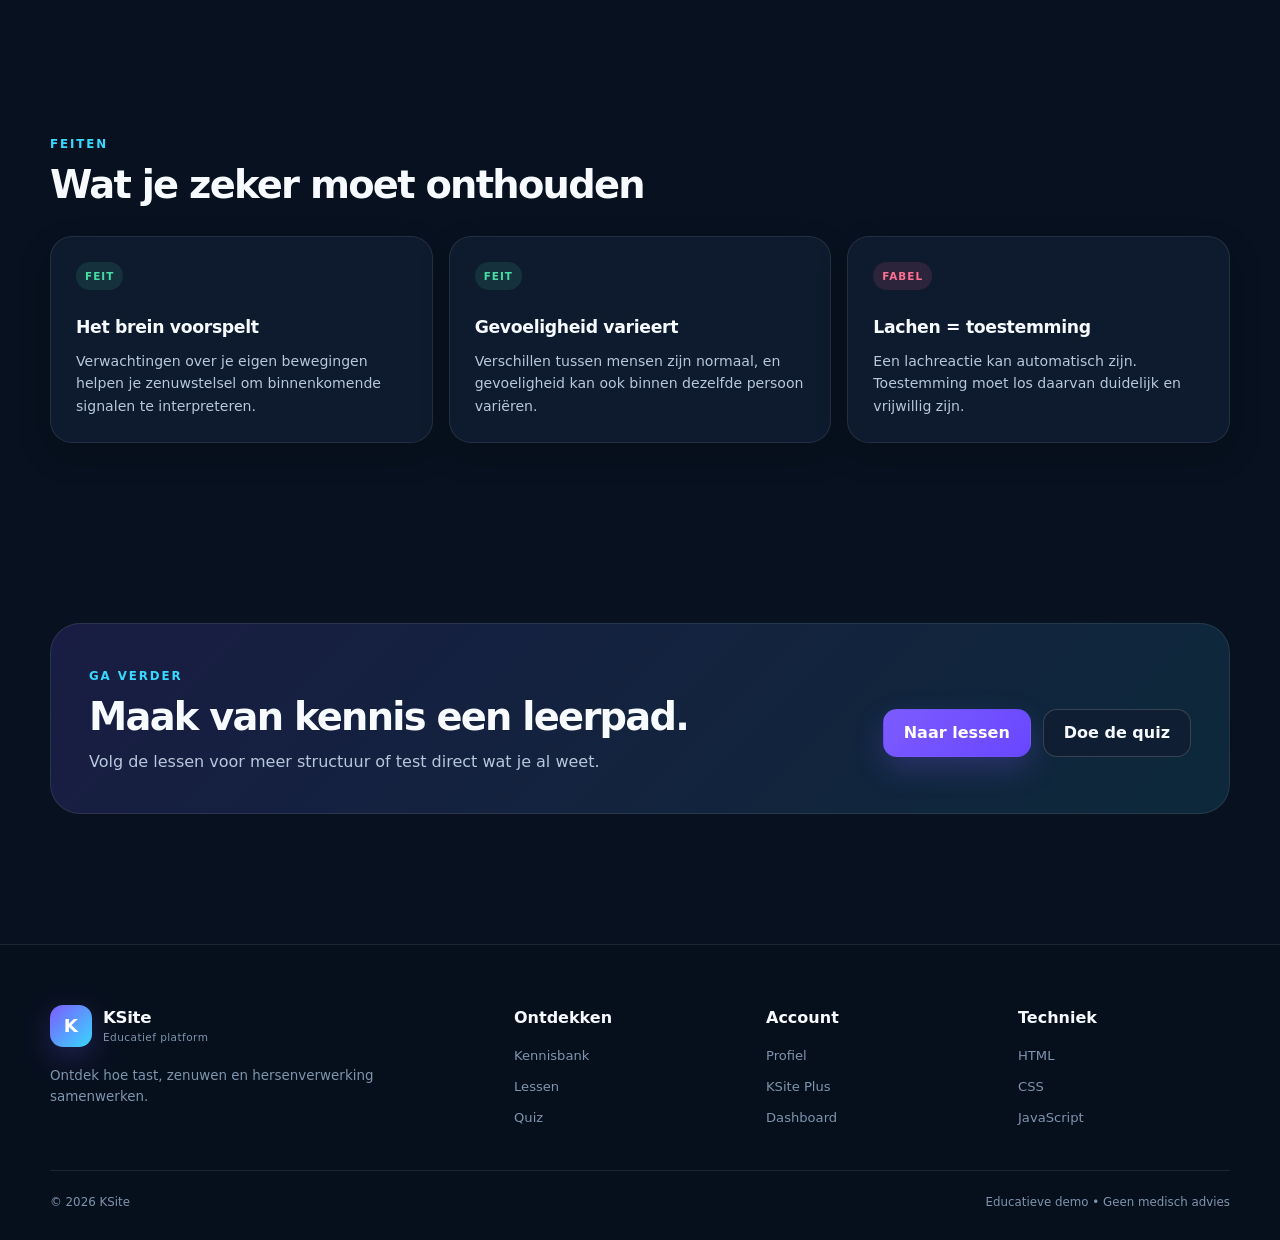
<file: ontdek.html>
<!DOCTYPE html>
<html lang="nl">
<head>
    <meta charset="UTF-8">
    <meta name="viewport" content="width=device-width, initial-scale=1.0">
    <meta name="description" content="Ontdek uitgebreide educatieve informatie over tast, zenuwen, hersenen, reflexen en gevoeligheid.">
    <title>KSite — Ontdek</title>
    <link rel="stylesheet" href="assets/css/style.css">
</head>
<body data-page="discover">
    <div class="page-background" aria-hidden="true">
        <span class="orb orb-one"></span>
        <span class="orb orb-two"></span>
        <span class="orb orb-three"></span>
    </div>

    <header class="topbar">
        <a class="brand" href="index.html">
            <span class="brand-mark">K</span>
            <span class="brand-copy">
                <strong>KSite</strong>
                <small>Kennis • Tast • Reflexen</small>
            </span>
        </a>
        <nav class="desktop-nav">
            <a href="index.html">Home</a>
            <a class="active" href="ontdek.html">Ontdek</a>
            <a href="lessen.html">Lessen</a>
            <a href="quiz.html">Quiz</a>
            <a href="plus.html">Plus</a>
        </nav>
        <div class="nav-actions">
            <button class="icon-btn" id="themeBtn" type="button">◐</button>
            <a class="profile-pill" href="profiel.html">
                <span class="avatar">K</span>
                <span>Profiel</span>
            </a>
            <button class="menu-btn" id="menuBtn" type="button">☰</button>
        </div>
    </header>

    <nav class="mobile-menu" id="mobileMenu">
        <a href="index.html">Home</a>
        <a class="active" href="ontdek.html">Ontdek</a>
        <a href="lessen.html">Lessen</a>
        <a href="quiz.html">Quiz</a>
        <a href="plus.html">Plus</a>
        <a href="profiel.html">Profiel</a>
    </nav>

    <main>
        <section class="page-hero container reveal">
            <div class="breadcrumbs">
                <a href="index.html">Home</a>
                <span>/</span>
                <span>Ontdek</span>
            </div>
            <span class="eyebrow">KENNISBANK</span>
            <h1>Ontdek wat er gebeurt <span class="gradient-text">onder de oppervlakte.</span></h1>
            <p class="page-lead">
                Van receptoren in de huid tot voorspellingen in je hersenen: hier vind je de uitgebreide KSite-kennisbank.
            </p>
        </section>

        <section class="section compact container reveal">
            <div class="search-panel">
                <input
                    id="knowledgeSearch"
                    class="search-input"
                    type="search"
                    placeholder="Zoek in de kennisbank…"
                    aria-label="Zoek in kennisbank"
                >
                <span class="btn secondary" id="knowledgeResultCount">9 onderwerpen</span>
            </div>
        </section>

        <section class="section container reveal">
            <div class="section-heading">
                <div>
                    <span class="eyebrow">ONDERWERPEN</span>
                    <h2>De complete kennisbank</h2>
                </div>
                <p>Gebruik de zoekbalk om snel te filteren op een begrip of onderwerp.</p>
            </div>

            <div class="topic-grid">
                <article class="topic-card" data-knowledge-card>
                    <span class="topic-icon">◎</span>
                    <h3>Huidreceptoren</h3>
                    <p>In je huid zitten gespecialiseerde receptoren en zenuwuiteinden die reageren op druk, beweging, trilling en andere mechanische prikkels.</p>
                    <div class="topic-meta">
                        <span>Basis</span>
                        <span>5 min</span>
                    </div>
                </article>
                <article class="topic-card" data-knowledge-card>
                    <span class="topic-icon">↝</span>
                    <h3>Zenuwbanen</h3>
                    <p>Na registratie wordt informatie omgezet in elektrische signalen die via zenuwen en het ruggenmerg verder worden geleid.</p>
                    <div class="topic-meta">
                        <span>Zenuwstelsel</span>
                        <span>7 min</span>
                    </div>
                </article>
                <article class="topic-card" data-knowledge-card>
                    <span class="topic-icon">◇</span>
                    <h3>Hersenverwerking</h3>
                    <p>Je brein verwerkt niet alleen waar en hoe sterk een prikkel is, maar combineert die informatie met aandacht, context en verwachting.</p>
                    <div class="topic-meta">
                        <span>Hersenen</span>
                        <span>8 min</span>
                    </div>
                </article>
                <article class="topic-card" data-knowledge-card>
                    <span class="topic-icon">⚡</span>
                    <h3>Reflexen</h3>
                    <p>Sommige reacties lijken razendsnel en automatisch. Reflexachtige bewegingen kunnen helpen om je lichaam snel te laten reageren.</p>
                    <div class="topic-meta">
                        <span>Reacties</span>
                        <span>6 min</span>
                    </div>
                </article>
                <article class="topic-card" data-knowledge-card>
                    <span class="topic-icon">⌁</span>
                    <h3>Lichte aanraking</h3>
                    <p>Zachte, bewegende aanraking kan anders worden verwerkt dan stevige druk. De precieze ervaring verschilt sterk per persoon.</p>
                    <div class="topic-meta">
                        <span>Tast</span>
                        <span>6 min</span>
                    </div>
                </article>
                <article class="topic-card" data-knowledge-card>
                    <span class="topic-icon">◉</span>
                    <h3>Aandacht</h3>
                    <p>Waar je aandacht op gericht is kan beïnvloeden welke prikkels opvallen en hoe belangrijk je brein ze inschat.</p>
                    <div class="topic-meta">
                        <span>Psychologie</span>
                        <span>5 min</span>
                    </div>
                </article>
                <article class="topic-card" data-knowledge-card>
                    <span class="topic-icon">↻</span>
                    <h3>Voorspelling</h3>
                    <p>Je hersenen voorspellen voortdurend de gevolgen van je eigen bewegingen. Daardoor kan zelf veroorzaakte aanraking minder verrassend zijn.</p>
                    <div class="topic-meta">
                        <span>Hersenen</span>
                        <span>8 min</span>
                    </div>
                </article>
                <article class="topic-card" data-knowledge-card>
                    <span class="topic-icon">≈</span>
                    <h3>Gewenning</h3>
                    <p>Wanneer een prikkel vaak terugkomt, kan die soms minder opvallend worden. Het zenuwstelsel past zich voortdurend aan.</p>
                    <div class="topic-meta">
                        <span>Aanpassing</span>
                        <span>6 min</span>
                    </div>
                </article>
                <article class="topic-card" data-knowledge-card>
                    <span class="topic-icon">♡</span>
                    <h3>Grenzen en toestemming</h3>
                    <p>Lichamelijk contact moet vrijwillig zijn. Een automatische reactie is geen toestemming; een nee- of stopsignaal betekent stoppen.</p>
                    <div class="topic-meta">
                        <span>Respect</span>
                        <span>5 min</span>
                    </div>
                </article>
            </div>
        </section>

        <section class="section container reveal">
            <div class="section-heading">
                <div>
                    <span class="eyebrow">SNEL OVERZICHT</span>
                    <h2>Van prikkel naar ervaring</h2>
                </div>
            </div>

            <table class="info-table">
                <thead>
                    <tr>
                        <th>Stap</th>
                        <th>Wat gebeurt er?</th>
                        <th>Voorbeeld</th>
                    </tr>
                </thead>
                <tbody>
                    <tr>
                        <td>1. Registratie</td>
                        <td>Receptoren reageren op mechanische verandering in of op de huid.</td>
                        <td>Druk, beweging of trilling wordt gedetecteerd.</td>
                    </tr>
                    <tr>
                        <td>2. Transductie</td>
                        <td>De fysieke prikkel wordt omgezet in een elektrisch zenuwsignaal.</td>
                        <td>Een zenuwvezel gaat signaleren.</td>
                    </tr>
                    <tr>
                        <td>3. Geleiding</td>
                        <td>Het signaal reist via perifere zenuwen richting ruggenmerg en hersenen.</td>
                        <td>Informatie over plaats en sterkte wordt doorgegeven.</td>
                    </tr>
                    <tr>
                        <td>4. Integratie</td>
                        <td>De hersenen combineren de prikkel met verwachting, aandacht en eerdere informatie.</td>
                        <td>Een onverwachte prikkel kan extra opvallen.</td>
                    </tr>
                    <tr>
                        <td>5. Reactie</td>
                        <td>Je kunt bewust of automatisch reageren, maar niet iedereen reageert hetzelfde.</td>
                        <td>Beweging, lachen, schrikken of nauwelijks reageren.</td>
                    </tr>
                </tbody>
            </table>
        </section>

        <section class="section container reveal">
            <div class="split-layout">
                <article class="content-card large-card">
                    <span class="eyebrow">VERDIEPING</span>
                    <h2>Waarom is kietelen lastig in één definitie te vangen?</h2>
                    <p>
                        Het woord kietelen wordt in het dagelijks leven gebruikt voor verschillende soorten lichte,
                        onverwachte of herhaalde aanraking. Wetenschappelijk gezien zijn daar meerdere systemen bij betrokken.
                    </p>
                    <p>
                        Je ervaring hangt niet alleen af van wat er op de huid gebeurt. Verwachting, aandacht, relatie tot de situatie,
                        eerdere ervaringen en individuele gevoeligheid spelen allemaal mee. Daarom bestaat er geen simpel knopje in het lichaam
                        dat voor iedereen dezelfde kietelreactie veroorzaakt.
                    </p>
                    <p>
                        KSite behandelt het onderwerp daarom als een combinatie van tastverwerking, voorspelling, gedrag en context.
                    </p>
                </article>
                <aside class="fact-stack">
                    <article class="mini-card">
                        <span class="mini-label">KERNPUNT</span>
                        <h3>Geen universele kaart</h3>
                        <p>Algemene patronen bestaan, maar persoonlijke verschillen zijn belangrijker dan vaste lijstjes.</p>
                    </article>
                    <article class="mini-card">
                        <span class="mini-label">KERNPUNT</span>
                        <h3>Context telt mee</h3>
                        <p>Dezelfde mechanische prikkel kan in verschillende situaties anders worden ervaren.</p>
                    </article>
                </aside>
            </div>
        </section>

        <section class="section container reveal">
            <div class="section-heading">
                <div>
                    <span class="eyebrow">FEITEN</span>
                    <h2>Wat je zeker moet onthouden</h2>
                </div>
            </div>
            <div class="myth-grid">
                <article class="myth-card">
                    <span class="myth-badge fact">FEIT</span>
                    <h3>Het brein voorspelt</h3>
                    <p>Verwachtingen over je eigen bewegingen helpen je zenuwstelsel om binnenkomende signalen te interpreteren.</p>
                </article>
                <article class="myth-card">
                    <span class="myth-badge fact">FEIT</span>
                    <h3>Gevoeligheid varieert</h3>
                    <p>Verschillen tussen mensen zijn normaal, en gevoeligheid kan ook binnen dezelfde persoon variëren.</p>
                </article>
                <article class="myth-card">
                    <span class="myth-badge myth">FABEL</span>
                    <h3>Lachen = toestemming</h3>
                    <p>Een lachreactie kan automatisch zijn. Toestemming moet los daarvan duidelijk en vrijwillig zijn.</p>
                </article>
            </div>
        </section>

        <section class="section container reveal">
            <div class="cta-panel">
                <div>
                    <span class="eyebrow">GA VERDER</span>
                    <h2>Maak van kennis een leerpad.</h2>
                    <p>Volg de lessen voor meer structuur of test direct wat je al weet.</p>
                </div>
                <div class="cta-actions">
                    <a class="btn primary" href="lessen.html">Naar lessen</a>
                    <a class="btn secondary" href="quiz.html">Doe de quiz</a>
                </div>
            </div>
        </section>
    </main>

    <footer class="site-footer">
        <div class="container footer-grid">
            <div class="footer-brand">
                <a class="brand" href="index.html">
                    <span class="brand-mark">K</span>
                    <span class="brand-copy">
                        <strong>KSite</strong>
                        <small>Educatief platform</small>
                    </span>
                </a>
                <p>Ontdek hoe tast, zenuwen en hersenverwerking samenwerken.</p>
            </div>
            <div class="footer-column">
                <strong>Ontdekken</strong>
                <a href="ontdek.html">Kennisbank</a>
                <a href="lessen.html">Lessen</a>
                <a href="quiz.html">Quiz</a>
            </div>
            <div class="footer-column">
                <strong>Account</strong>
                <a href="profiel.html">Profiel</a>
                <a href="plus.html">KSite Plus</a>
                <a href="plus-dashboard.html">Dashboard</a>
            </div>
            <div class="footer-column">
                <strong>Techniek</strong>
                <span>HTML</span>
                <span>CSS</span>
                <span>JavaScript</span>
            </div>
        </div>
        <div class="container footer-bottom">
            <span>© 2026 KSite</span>
            <span>Educatieve demo • Geen medisch advies</span>
        </div>
    </footer>

    <div class="toast-container" id="toastContainer" aria-live="polite"></div>
    <script src="assets/js/app.js"></script>
</body>
</html>
</file>
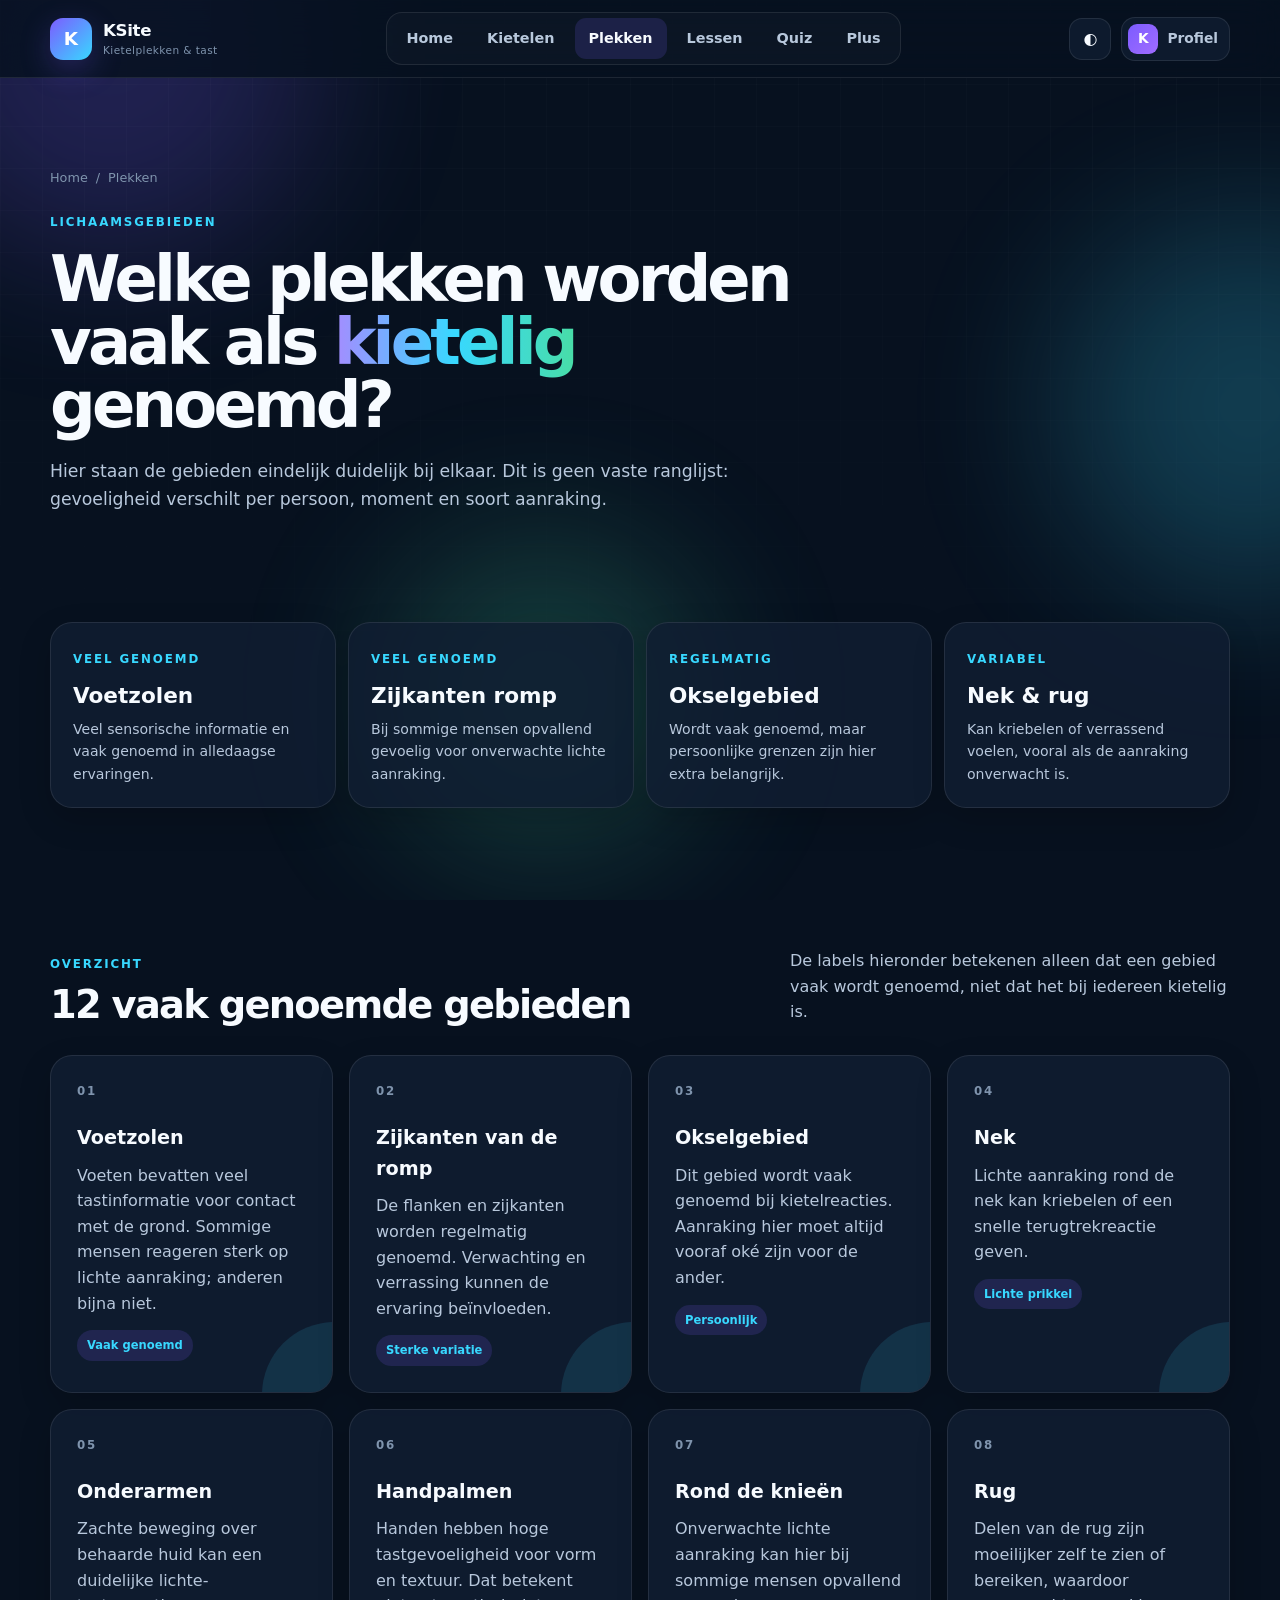
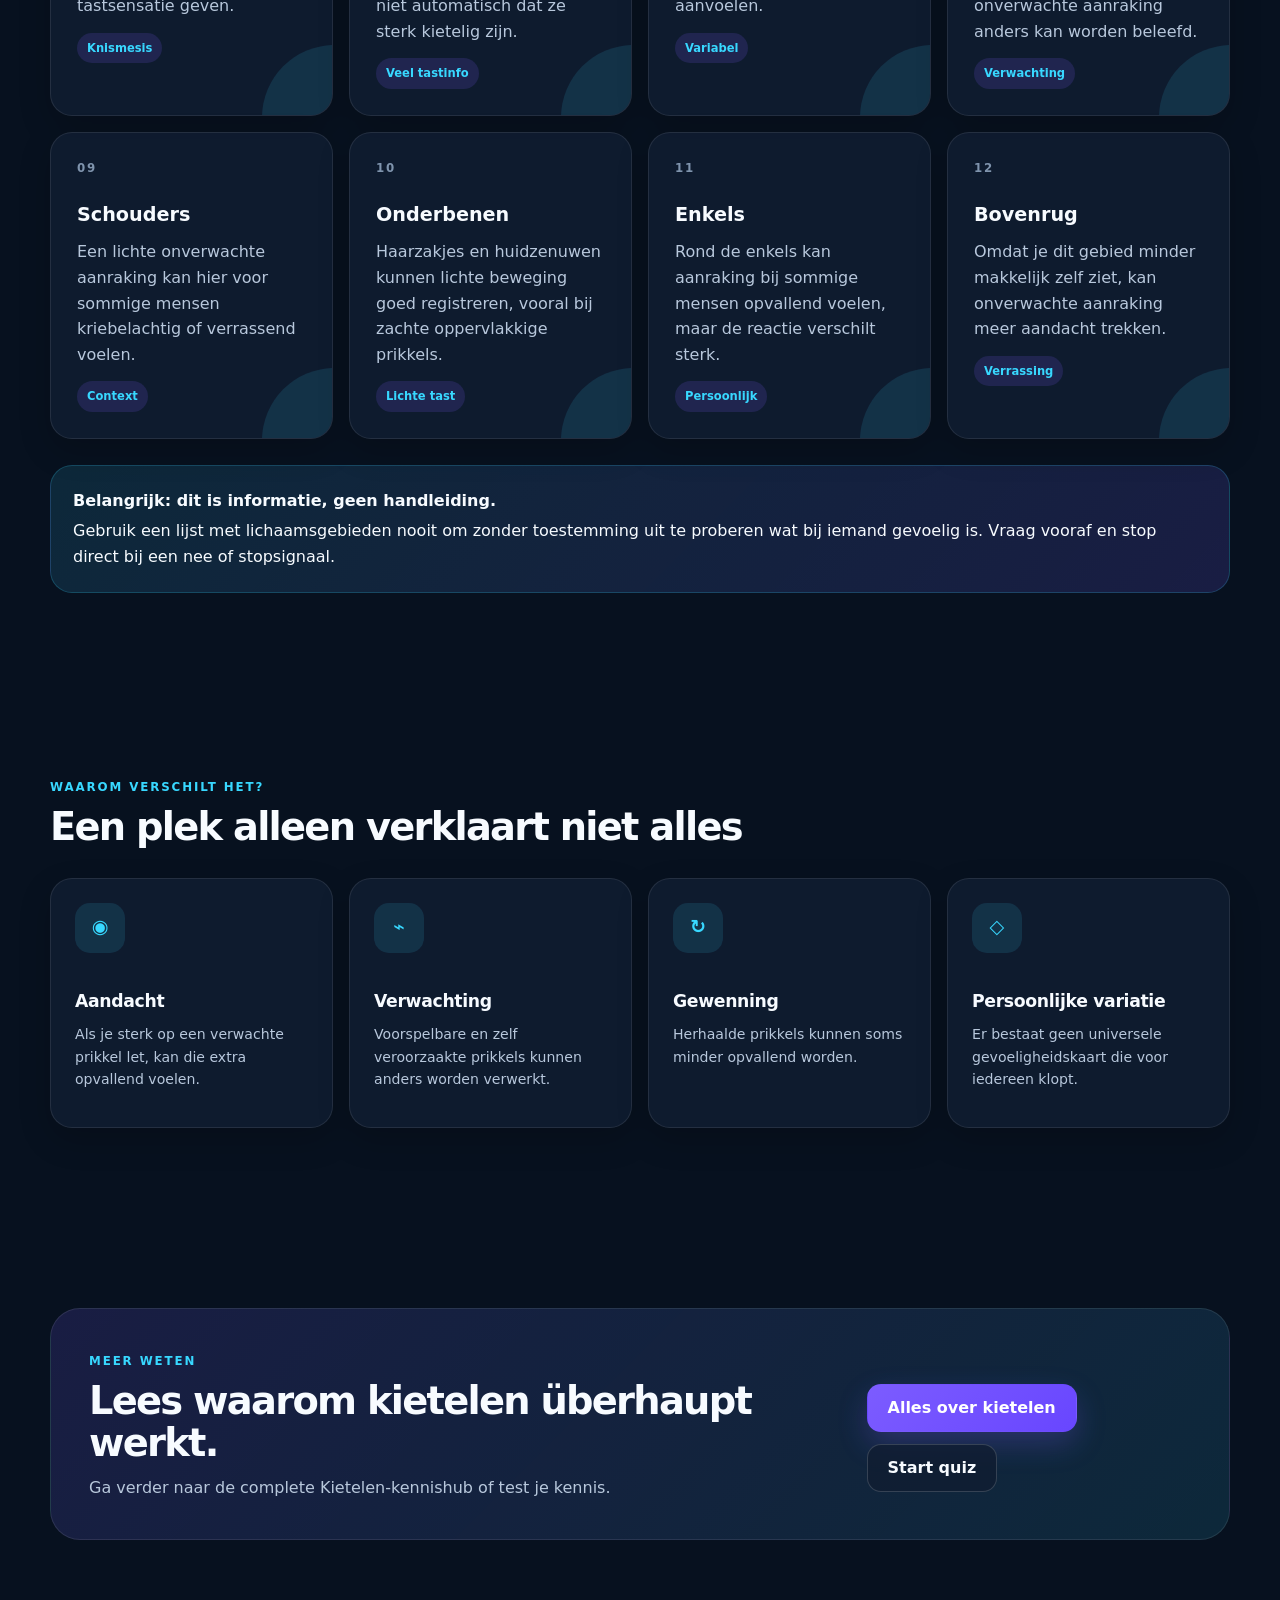
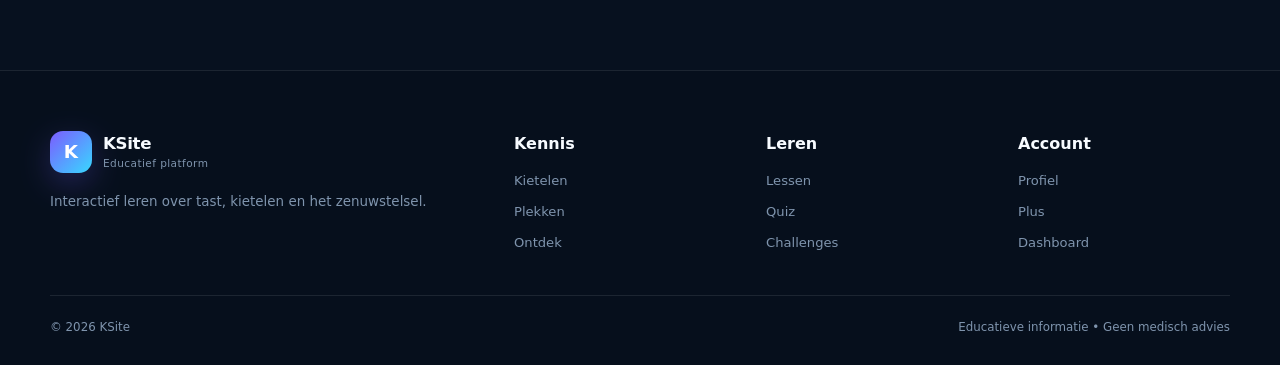
<file: plekken.html>
<!DOCTYPE html>
<html lang="nl">
<head>
    <meta charset="UTF-8">
    <meta name="viewport" content="width=device-width, initial-scale=1.0">
    <meta name="description" content="KSite overzicht van lichaamsgebieden die vaak als kietelig worden genoemd, met uitleg over tast, zenuwen en individuele verschillen.">
    <title>KSite — Kietelplekken</title>
    <link rel="stylesheet" href="assets/css/style.css?v=3.1.0">
    <link rel="stylesheet" href="assets/css/k3.css?v=3.1.0">
</head>
<body data-page="plekken">
    <div class="page-background" aria-hidden="true">
        <span class="orb orb-one"></span>
        <span class="orb orb-two"></span>
        <span class="orb orb-three"></span>
    </div>

    <header class="topbar">
        <a class="brand" href="index.html">
            <span class="brand-mark">K</span>
            <span class="brand-copy">
                <strong>KSite</strong>
                <small>Kietelplekken & tast</small>
            </span>
        </a>
        <nav class="desktop-nav">
            <a href="index.html">Home</a>
            <a href="kietelen.html">Kietelen</a>
            <a class="active" href="plekken.html">Plekken</a>
            <a href="lessen.html">Lessen</a>
            <a href="quiz.html">Quiz</a>
            <a href="plus.html">Plus</a>
        </nav>
        <div class="nav-actions">
            <button class="icon-btn" id="themeBtn" type="button">◐</button>
            <a class="profile-pill" href="profiel.html"><span class="avatar">K</span><span>Profiel</span></a>
            <button class="menu-btn" id="menuBtn" type="button">☰</button>
        </div>
    </header>

    <nav class="mobile-menu" id="mobileMenu">
        <a href="index.html">Home</a>
        <a href="kietelen.html">Kietelen</a>
        <a class="active" href="plekken.html">Plekken</a>
        <a href="lessen.html">Lessen</a>
        <a href="quiz.html">Quiz</a>
        <a href="plus.html">Plus</a>
    </nav>

    <main>
        <section class="page-hero container reveal">
            <div class="breadcrumbs">
                <a href="index.html">Home</a><span>/</span><span>Plekken</span>
            </div>
            <span class="eyebrow">LICHAAMSGEBIEDEN</span>
            <h1>Welke plekken worden vaak als <span class="gradient-text">kietelig</span> genoemd?</h1>
            <p class="page-lead">Hier staan de gebieden eindelijk duidelijk bij elkaar. Dit is geen vaste ranglijst: gevoeligheid verschilt per persoon, moment en soort aanraking.</p>
        </section>

        <section class="section compact container reveal">
            <div class="intensity-strip">
                <article class="intensity-card">
                    <span class="eyebrow">VEEL GENOEMD</span>
                    <strong>Voetzolen</strong>
                    <p>Veel sensorische informatie en vaak genoemd in alledaagse ervaringen.</p>
                </article>
                <article class="intensity-card">
                    <span class="eyebrow">VEEL GENOEMD</span>
                    <strong>Zijkanten romp</strong>
                    <p>Bij sommige mensen opvallend gevoelig voor onverwachte lichte aanraking.</p>
                </article>
                <article class="intensity-card">
                    <span class="eyebrow">REGELMATIG</span>
                    <strong>Okselgebied</strong>
                    <p>Wordt vaak genoemd, maar persoonlijke grenzen zijn hier extra belangrijk.</p>
                </article>
                <article class="intensity-card">
                    <span class="eyebrow">VARIABEL</span>
                    <strong>Nek & rug</strong>
                    <p>Kan kriebelen of verrassend voelen, vooral als de aanraking onverwacht is.</p>
                </article>
            </div>
        </section>

        <section class="section container reveal">
            <div class="section-heading">
                <div>
                    <span class="eyebrow">OVERZICHT</span>
                    <h2>12 vaak genoemde gebieden</h2>
                </div>
                <p>De labels hieronder betekenen alleen dat een gebied vaak wordt genoemd, niet dat het bij iedereen kietelig is.</p>
            </div>

            <div class="zone-grid">
                <article class="zone-card"><span class="zone-index">01</span><h3>Voetzolen</h3><p>Voeten bevatten veel tastinformatie voor contact met de grond. Sommige mensen reageren sterk op lichte aanraking; anderen bijna niet.</p><span class="tag">Vaak genoemd</span></article>
                <article class="zone-card"><span class="zone-index">02</span><h3>Zijkanten van de romp</h3><p>De flanken en zijkanten worden regelmatig genoemd. Verwachting en verrassing kunnen de ervaring beïnvloeden.</p><span class="tag">Sterke variatie</span></article>
                <article class="zone-card"><span class="zone-index">03</span><h3>Okselgebied</h3><p>Dit gebied wordt vaak genoemd bij kietelreacties. Aanraking hier moet altijd vooraf oké zijn voor de ander.</p><span class="tag">Persoonlijk</span></article>
                <article class="zone-card"><span class="zone-index">04</span><h3>Nek</h3><p>Lichte aanraking rond de nek kan kriebelen of een snelle terugtrekreactie geven.</p><span class="tag">Lichte prikkel</span></article>
                <article class="zone-card"><span class="zone-index">05</span><h3>Onderarmen</h3><p>Zachte beweging over behaarde huid kan een duidelijke lichte-tastsensatie geven.</p><span class="tag">Knismesis</span></article>
                <article class="zone-card"><span class="zone-index">06</span><h3>Handpalmen</h3><p>Handen hebben hoge tastgevoeligheid voor vorm en textuur. Dat betekent niet automatisch dat ze sterk kietelig zijn.</p><span class="tag">Veel tastinfo</span></article>
                <article class="zone-card"><span class="zone-index">07</span><h3>Rond de knieën</h3><p>Onverwachte lichte aanraking kan hier bij sommige mensen opvallend aanvoelen.</p><span class="tag">Variabel</span></article>
                <article class="zone-card"><span class="zone-index">08</span><h3>Rug</h3><p>Delen van de rug zijn moeilijker zelf te zien of bereiken, waardoor onverwachte aanraking anders kan worden beleefd.</p><span class="tag">Verwachting</span></article>
                <article class="zone-card"><span class="zone-index">09</span><h3>Schouders</h3><p>Een lichte onverwachte aanraking kan hier voor sommige mensen kriebelachtig of verrassend voelen.</p><span class="tag">Context</span></article>
                <article class="zone-card"><span class="zone-index">10</span><h3>Onderbenen</h3><p>Haarzakjes en huidzenuwen kunnen lichte beweging goed registreren, vooral bij zachte oppervlakkige prikkels.</p><span class="tag">Lichte tast</span></article>
                <article class="zone-card"><span class="zone-index">11</span><h3>Enkels</h3><p>Rond de enkels kan aanraking bij sommige mensen opvallend voelen, maar de reactie verschilt sterk.</p><span class="tag">Persoonlijk</span></article>
                <article class="zone-card"><span class="zone-index">12</span><h3>Bovenrug</h3><p>Omdat je dit gebied minder makkelijk zelf ziet, kan onverwachte aanraking meer aandacht trekken.</p><span class="tag">Verrassing</span></article>
            </div>

            <div class="zone-callout">
                <strong>Belangrijk: dit is informatie, geen handleiding.</strong>
                <p>Gebruik een lijst met lichaamsgebieden nooit om zonder toestemming uit te proberen wat bij iemand gevoelig is. Vraag vooraf en stop direct bij een nee of stopsignaal.</p>
            </div>
        </section>

        <section class="section container reveal">
            <div class="section-heading">
                <div><span class="eyebrow">WAAROM VERSCHILT HET?</span><h2>Een plek alleen verklaart niet alles</h2></div>
            </div>
            <div class="feature-grid four-columns">
                <article class="feature-card"><span class="feature-icon">◉</span><h3>Aandacht</h3><p>Als je sterk op een verwachte prikkel let, kan die extra opvallend voelen.</p></article>
                <article class="feature-card"><span class="feature-icon">⌁</span><h3>Verwachting</h3><p>Voorspelbare en zelf veroorzaakte prikkels kunnen anders worden verwerkt.</p></article>
                <article class="feature-card"><span class="feature-icon">↻</span><h3>Gewenning</h3><p>Herhaalde prikkels kunnen soms minder opvallend worden.</p></article>
                <article class="feature-card"><span class="feature-icon">◇</span><h3>Persoonlijke variatie</h3><p>Er bestaat geen universele gevoeligheidskaart die voor iedereen klopt.</p></article>
            </div>
        </section>

        <section class="section container reveal">
            <div class="cta-panel">
                <div>
                    <span class="eyebrow">MEER WETEN</span>
                    <h2>Lees waarom kietelen überhaupt werkt.</h2>
                    <p>Ga verder naar de complete Kietelen-kennishub of test je kennis.</p>
                </div>
                <div class="cta-actions">
                    <a class="btn primary" href="kietelen.html">Alles over kietelen</a>
                    <a class="btn secondary" href="quiz.html">Start quiz</a>
                </div>
            </div>
        </section>
    </main>

    <footer class="site-footer">
        <div class="container footer-grid">
            <div class="footer-brand"><a class="brand" href="index.html"><span class="brand-mark">K</span><span class="brand-copy"><strong>KSite</strong><small>Educatief platform</small></span></a><p>Interactief leren over tast, kietelen en het zenuwstelsel.</p></div>
            <div class="footer-column"><strong>Kennis</strong><a href="kietelen.html">Kietelen</a><a href="plekken.html">Plekken</a><a href="ontdek.html">Ontdek</a></div>
            <div class="footer-column"><strong>Leren</strong><a href="lessen.html">Lessen</a><a href="quiz.html">Quiz</a><a href="challenges.html">Challenges</a></div>
            <div class="footer-column"><strong>Account</strong><a href="profiel.html">Profiel</a><a href="plus.html">Plus</a><a href="plus-dashboard.html">Dashboard</a></div>
        </div>
        <div class="container footer-bottom"><span>© 2026 KSite</span><span>Educatieve informatie • Geen medisch advies</span></div>
    </footer>

    <div class="toast-container" id="toastContainer" aria-live="polite"></div>
    <script src="assets/js/app.js?v=3.1.0"></script>
</body>
</html>
</file>
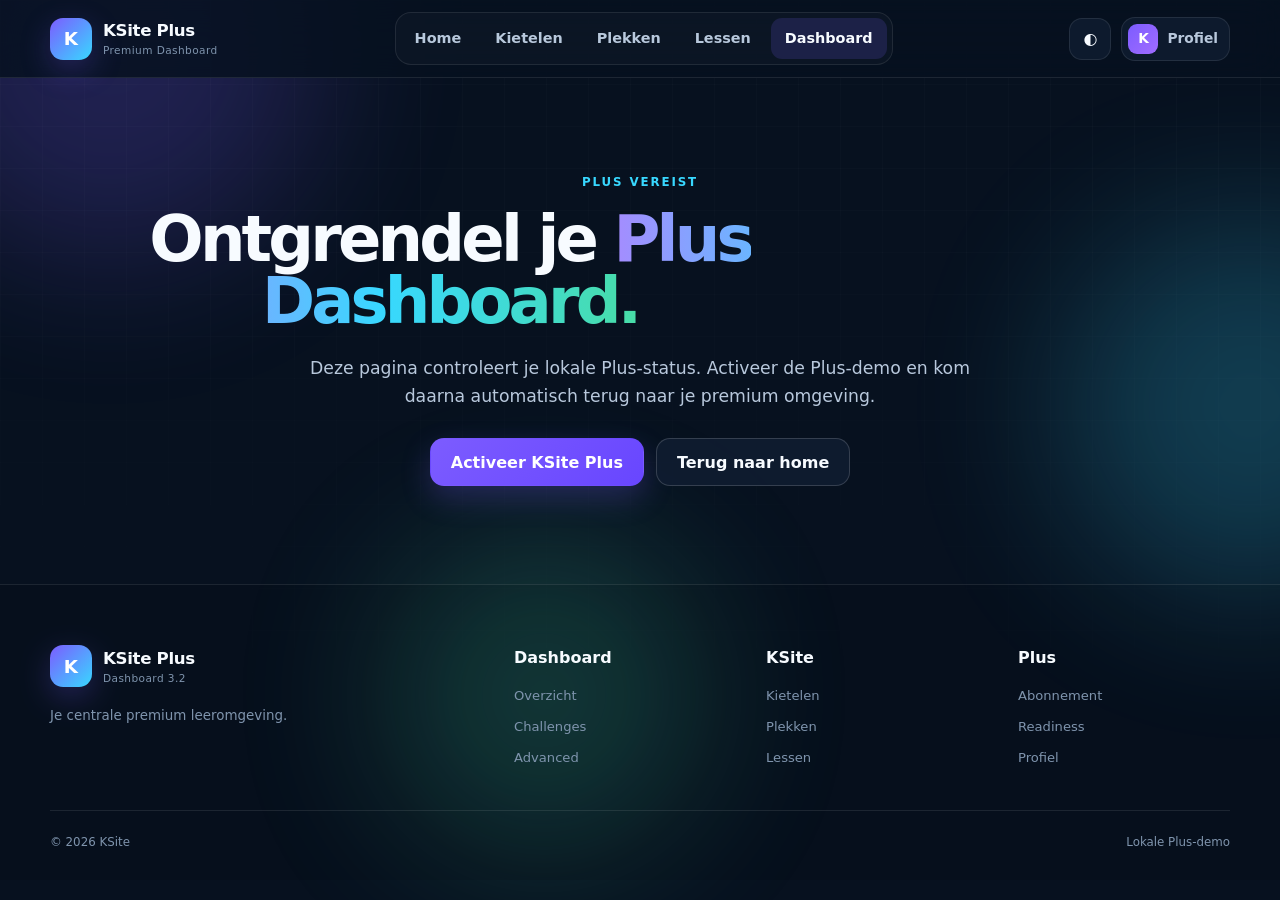
<file: plus-dashboard.html>
<!DOCTYPE html>
<html lang="nl">
<head>
    <meta charset="UTF-8">
    <meta name="viewport" content="width=device-width, initial-scale=1.0">
    <meta name="description" content="KSite Plus dashboard met XP, levels, modules, challenges, readiness-status en leerinzichten.">
    <meta name="theme-color" content="#07111f">
    <title>KSite Plus — Dashboard</title>
    <link rel="stylesheet" href="assets/css/style.css?v=3.2">
    <link rel="stylesheet" href="assets/css/plus.css?v=3.2">
</head>
<body data-page="plus-dashboard">
    <div class="page-background" aria-hidden="true"><span class="orb orb-one"></span><span class="orb orb-two"></span><span class="orb orb-three"></span></div>

    <header class="topbar">
        <a class="brand" href="index.html"><span class="brand-mark">K</span><span class="brand-copy"><strong>KSite Plus</strong><small>Premium Dashboard</small></span></a>
        <nav class="desktop-nav"><a href="index.html">Home</a><a href="kietelen.html">Kietelen</a><a href="plekken.html">Plekken</a><a href="lessen.html">Lessen</a><a class="active" href="plus-dashboard.html">Dashboard</a></nav>
        <div class="nav-actions"><button class="icon-btn" id="themeBtn" type="button">◐</button><a class="profile-pill" href="profiel.html"><span class="avatar">K</span><span>Profiel</span></a><button class="menu-btn" id="menuBtn" type="button">☰</button></div>
    </header>

    <nav class="mobile-menu" id="mobileMenu"><a href="index.html">Home</a><a href="kietelen.html">Kietelen</a><a href="plekken.html">Plekken</a><a href="lessen.html">Lessen</a><a href="challenges.html">Challenges</a><a href="plus.html">Plus</a><a class="active" href="plus-dashboard.html">Dashboard</a></nav>

    <main>
        <section class="page-hero center container reveal" id="plusGate">
            <span class="eyebrow">PLUS VEREIST</span>
            <h1>Ontgrendel je <span class="gradient-text">Plus Dashboard.</span></h1>
            <p class="page-lead">Deze pagina controleert je lokale Plus-status. Activeer de Plus-demo en kom daarna automatisch terug naar je premium omgeving.</p>
            <div class="hero-actions" style="justify-content:center"><a class="btn primary" href="plus.html">Activeer KSite Plus</a><a class="btn secondary" href="index.html">Terug naar home</a></div>
        </section>

        <div class="container plus-dashboard-shell hidden" id="plusDashboardContent">
            <aside class="plus-sidebar">
                <span class="plus-sidebar-label">Dashboard</span>
                <a class="active" href="#overzicht">Overzicht</a>
                <a href="#voortgang">Voortgang</a>
                <a href="#leren">Leren</a>
                <a href="#challenges">Challenges</a>
                <a href="#advanced">Advanced</a>
                <a href="#instellingen">Instellingen</a>
            </aside>

            <div class="plus-dashboard-main">
                <section class="section compact reveal" id="overzicht">
                    <div class="plus-badge-row" style="justify-content:flex-start">
                        <span class="plus-badge"><strong>✦</strong> Plus actief</span>
                        <span class="plus-badge">Readiness: <strong data-kplus-readiness>Nog niet voltooid</strong></span>
                    </div>
                    <span class="eyebrow">PLUS DASHBOARD 3.2</span>
                    <h1 class="mt-8">Welkom terug, <span data-display-name>KSite Leerling</span>.</h1>
                    <p class="page-lead">Alles wat je in KSite doet komt hier samen: XP, levels, lessen, challenges en je Advanced Plus-status.</p>
                </section>

                <section class="section compact reveal">
                    <div class="plus-kpi-grid">
                        <article class="plus-kpi"><span>Level</span><strong id="dashboardLevel">1</strong><p>Iedere 250 XP ga je een level omhoog.</p></article>
                        <article class="plus-kpi"><span>XP totaal</span><strong id="dashboardXp">0</strong><p>Verdiend met lessen, quizzen en challenges.</p></article>
                        <article class="plus-kpi"><span>Lessen</span><strong id="dashboardLessons">0</strong><p>Voltooide modules in je lokale profiel.</p></article>
                        <article class="plus-kpi"><span>Readiness</span><strong data-readiness-score>—</strong><p>Je laatste Advanced Plus readiness-score.</p></article>
                    </div>
                </section>

                <section class="section compact reveal" id="voortgang">
                    <div class="section-heading"><div><span class="eyebrow">VOORTGANG</span><h2>Je leerstatus in één oogopslag.</h2></div><a class="btn secondary small" href="profiel.html">Open volledig profiel</a></div>
                    <div class="split-layout">
                        <article class="dashboard-card">
                            <span class="eyebrow">LEVELPROGRESSIE</span>
                            <h3 class="mt-8">Naar het volgende level</h3>
                            <div class="progress-track mt-24"><span id="dashboardProgress" style="width:0%"></span></div>
                            <p>XP uit KSite-activiteiten telt automatisch mee.</p>
                        </article>
                        <article class="dashboard-card">
                            <span class="eyebrow">STREAK</span>
                            <div class="metric-value"><span data-streak>1</span> dag</div>
                            <p>Open KSite op opeenvolgende dagen om je lokale streak op te bouwen.</p>
                        </article>
                    </div>
                </section>

                <section class="section compact reveal">
                    <div class="section-heading"><div><span class="eyebrow">ACTIVITEIT</span><h2>Leertrend.</h2></div><p>Een lokale visualisatie op basis van je huidige levelprogressie.</p></div>
                    <article class="dashboard-card">
                        <div class="chart-bars" aria-label="Leertrend grafiek"><span style="height:22%"></span><span style="height:36%"></span><span style="height:31%"></span><span style="height:49%"></span><span style="height:64%"></span><span style="height:45%"></span><span style="height:73%"></span><span style="height:59%"></span><span style="height:86%"></span><span style="height:71%"></span></div>
                        <div class="topic-meta"><span>Lokale data</span><span>Geen externe analytics</span><span>Browser-based</span></div>
                    </article>
                </section>

                <section class="section compact reveal" id="leren">
                    <div class="section-heading"><div><span class="eyebrow">PLUS LEERPAD</span><h2>Ga verder met leren.</h2></div></div>
                    <div class="plus-feature-grid">
                        <a class="plus-feature" href="kietelen.html"><span class="plus-feature-icon">≈</span><h3>Alles over kietelen</h3><p>Knismesis, gargalesis, zenuwstelsel, verwachting, lachen en persoonlijke verschillen.</p><span class="card-link">Open kennishub →</span></a>
                        <a class="plus-feature" href="plekken.html"><span class="plus-feature-icon">⌖</span><h3>Plekkenhub</h3><p>Neutrale uitleg over vaak genoemde gevoelige lichaamsgebieden en waarom er geen universele kaart bestaat.</p><span class="card-link">Bekijk plekken →</span></a>
                        <a class="plus-feature" href="lessen.html"><span class="plus-feature-icon">▦</span><h3>Plus modules</h3><p>Volg de verdiepende lessen over verschillen, context en voorspelling in het brein.</p><span class="card-link">Open lessen →</span></a>
                    </div>
                </section>

                <section class="section compact reveal" id="challenges">
                    <div class="section-heading"><div><span class="eyebrow">PLUS CHALLENGES</span><h2>Van Starter tot Master.</h2></div><a class="btn primary small" href="challenges.html">Open challenges</a></div>
                    <div class="plus-feature-grid">
                        <article class="plus-feature"><span class="plus-feature-icon">01</span><h3>Kennis & begrippen</h3><p>Leg begrippen uit, bouw schema's en vergelijk verschillende soorten tastreacties.</p></article>
                        <article class="plus-feature"><span class="plus-feature-icon">02</span><h3>Expert analyse</h3><p>Analyseer mythes, maak verklaringen en combineer meerdere theorieën in één antwoord.</p></article>
                        <article class="plus-feature"><span class="plus-feature-icon">03</span><h3>Master einddoel</h3><p>Voltooi het hele leerpad en combineer kennis over zenuwen, context, verschillen en grenzen.</p></article>
                    </div>
                </section>

                <section class="section compact reveal" id="advanced">
                    <div class="section-heading"><div><span class="eyebrow">ADVANCED PLUS</span><h2>Extra leerlaag na readiness-check.</h2></div></div>

                    <div class="plus-lock-box" data-kplus-advanced-lock>
                        <div><strong>Advanced Plus is nog vergrendeld</strong><p>Voltooi de uitgebreide readiness-check met leeftijdsconsistentie en veiligheidsvragen.</p></div>
                        <a class="btn primary" href="leeftijdcheck.html">Start readiness-check</a>
                    </div>

                    <div class="plus-feature-grid hidden" data-kplus-advanced>
                        <article class="plus-feature"><span class="plus-feature-icon">✓</span><h3>Readiness voltooid</h3><p>Je lokale check is geslaagd. Je hebt laten zien dat je de KSite-regels over privacy en grenzen begrijpt.</p></article>
                        <article class="plus-feature"><span class="plus-feature-icon">◎</span><h3>Advanced analyses</h3><p>Gebruik complexere scenario's om onderscheid te maken tussen automatische reacties, context en vrijwillige toestemming.</p></article>
                        <article class="plus-feature"><span class="plus-feature-icon">★</span><h3>Advanced badgepad</h3><p>Gebruik de check als toegangspoort naar extra veilige kennis- en analyseopdrachten.</p></article>
                    </div>
                </section>

                <section class="section compact reveal">
                    <div class="section-heading"><div><span class="eyebrow">KENNISINZICHTEN</span><h2>Wat moet je onthouden?</h2></div></div>
                    <table class="info-table">
                        <thead><tr><th>Thema</th><th>Kernidee</th><th>Ga verder</th></tr></thead>
                        <tbody>
                            <tr><td>Tast</td><td>Meerdere receptoren dragen verschillende soorten informatie.</td><td><a href="lessen.html">Module 1</a></td></tr>
                            <tr><td>Kietelen</td><td>Kietelen ontstaat uit tastverwerking, context en verwachting.</td><td><a href="kietelen.html">Kennishub</a></td></tr>
                            <tr><td>Plekken</td><td>Vaak genoemde gebieden zijn geen universele gevoeligheidskaart.</td><td><a href="plekken.html">Plekkenhub</a></td></tr>
                            <tr><td>Grenzen</td><td>Lachen of bewegen vervangt nooit toestemming.</td><td><a href="leeftijdcheck.html">Readiness</a></td></tr>
                        </tbody>
                    </table>
                </section>

                <section class="section compact reveal" id="instellingen">
                    <div class="plus-status-panel is-active">
                        <div class="plus-status-main"><div class="plus-status-orb">⚙</div><div><span class="eyebrow">PLUS INSTELLINGEN</span><h2>Beheer je lokale demo.</h2><p>Je gewone XP, lessen en quizresultaten blijven bestaan als je Plus uitschakelt.</p></div></div>
                        <div class="plus-status-actions"><a class="btn secondary" href="leeftijdcheck.html">Readiness beheren</a><button class="btn ghost" data-kplus-disable type="button">Plus uitschakelen</button></div>
                    </div>
                </section>
            </div>
        </div>
    </main>

    <footer class="site-footer"><div class="container footer-grid"><div class="footer-brand"><a class="brand" href="index.html"><span class="brand-mark">K</span><span class="brand-copy"><strong>KSite Plus</strong><small>Dashboard 3.2</small></span></a><p>Je centrale premium leeromgeving.</p></div><div class="footer-column"><strong>Dashboard</strong><a href="#overzicht">Overzicht</a><a href="#challenges">Challenges</a><a href="#advanced">Advanced</a></div><div class="footer-column"><strong>KSite</strong><a href="kietelen.html">Kietelen</a><a href="plekken.html">Plekken</a><a href="lessen.html">Lessen</a></div><div class="footer-column"><strong>Plus</strong><a href="plus.html">Abonnement</a><a href="leeftijdcheck.html">Readiness</a><a href="profiel.html">Profiel</a></div></div><div class="container footer-bottom"><span>© 2026 KSite</span><span>Lokale Plus-demo</span></div></footer>

    <div class="toast-container" id="toastContainer" aria-live="polite"></div>
    <script src="assets/js/app.js?v=3.2"></script>
    <script src="assets/js/plus.js?v=3.2"></script>
</body>
</html>
</file>
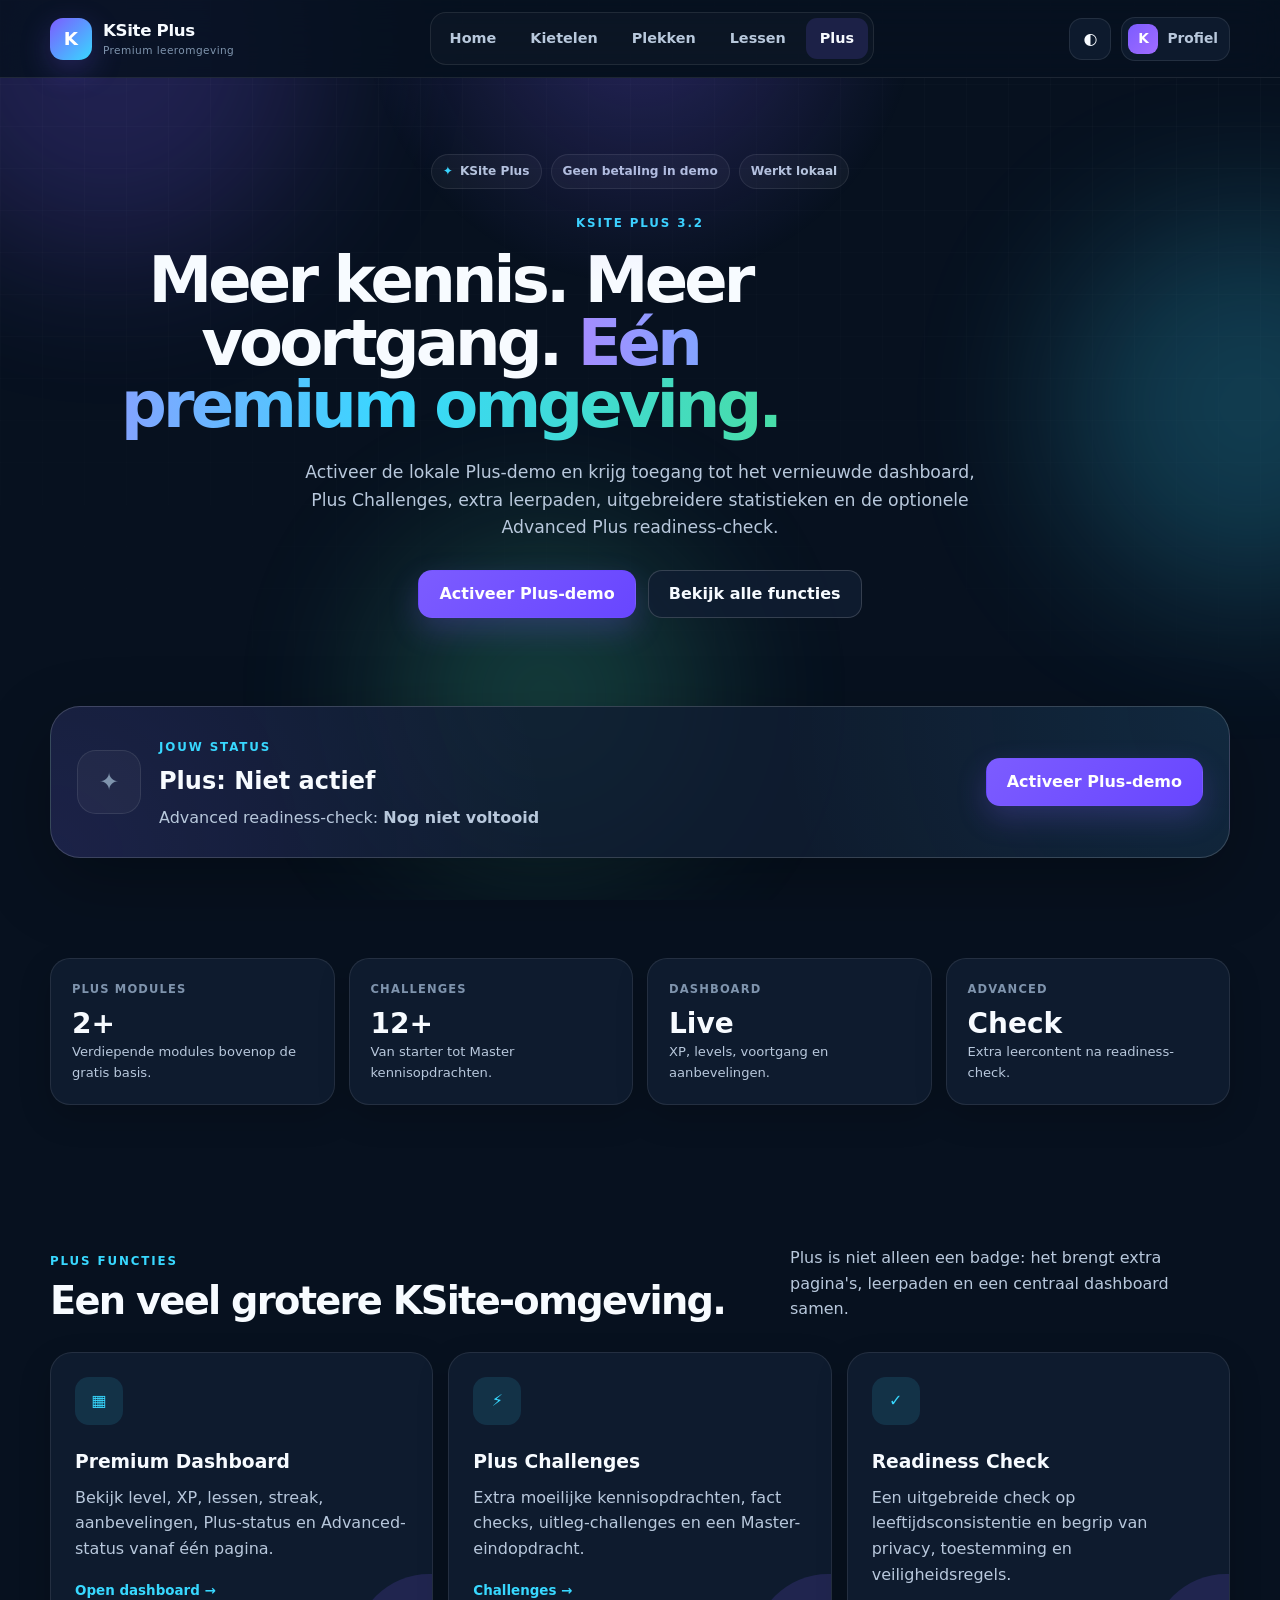
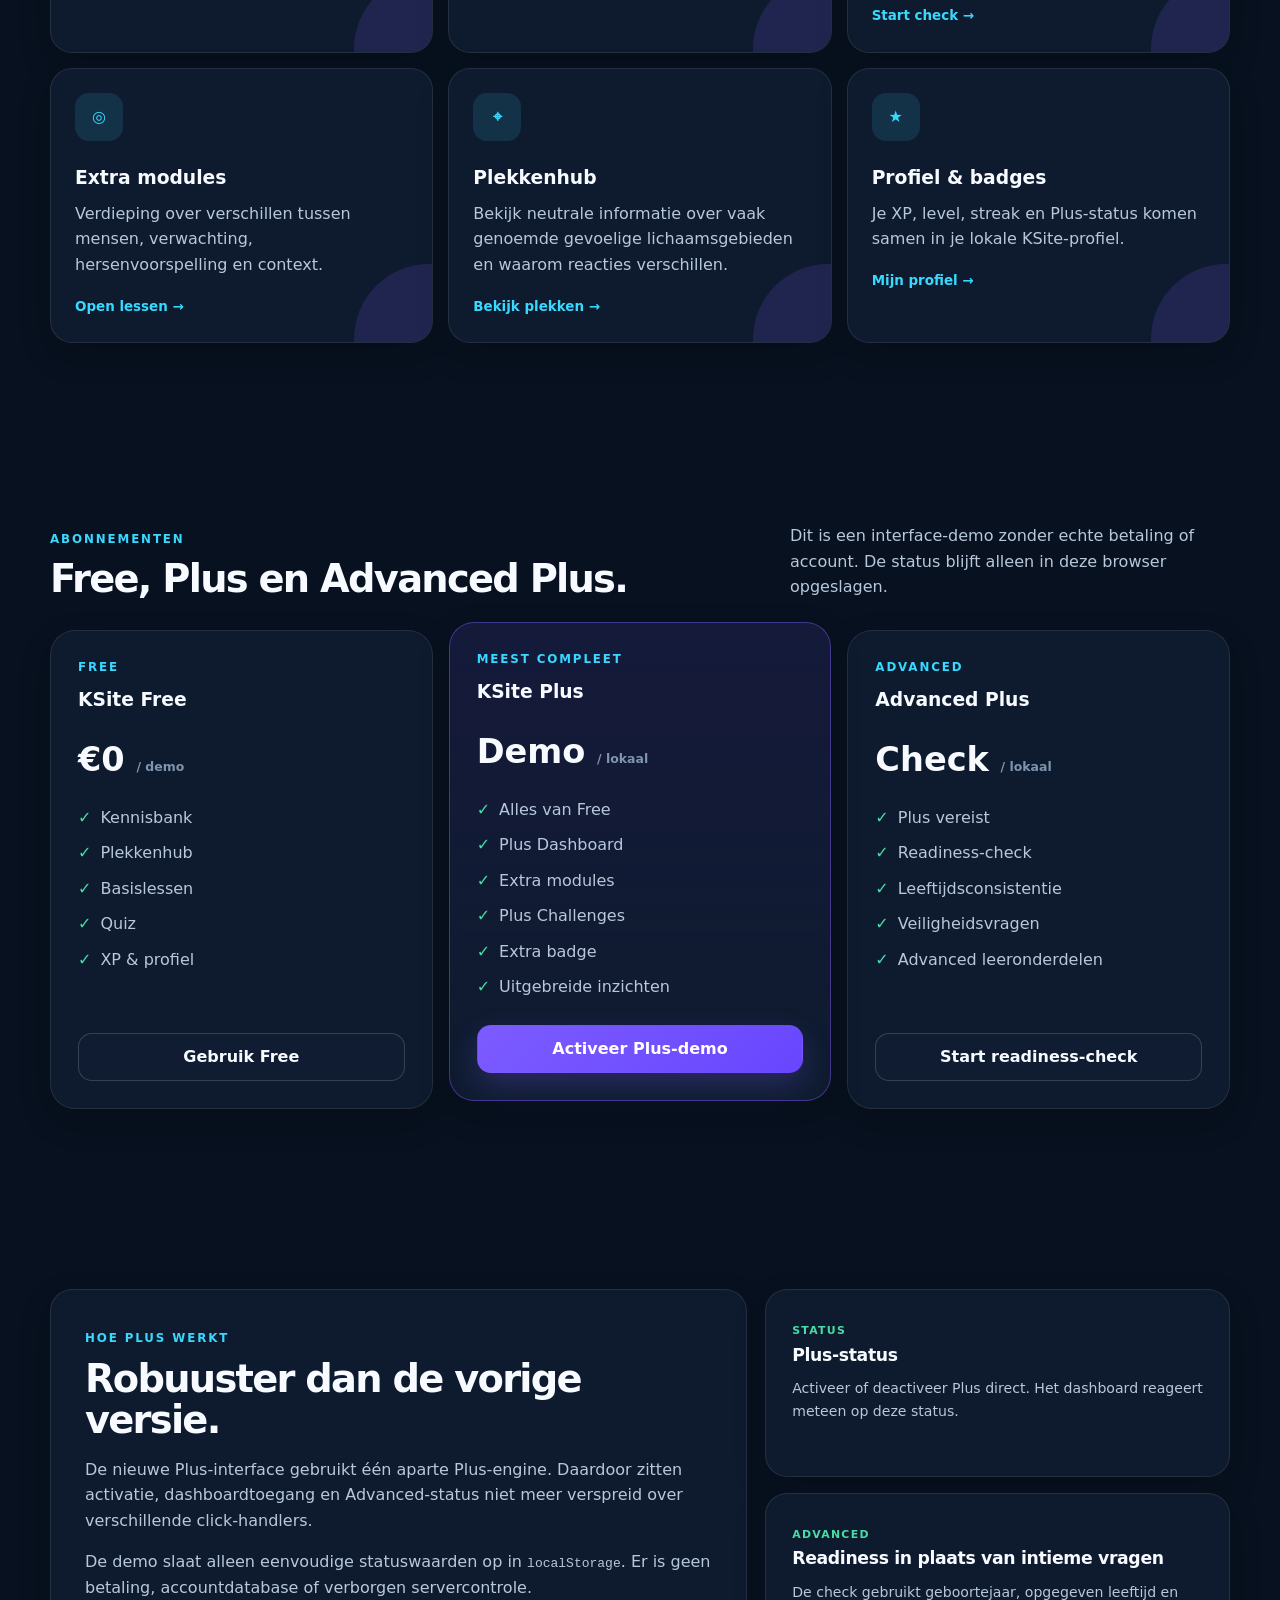
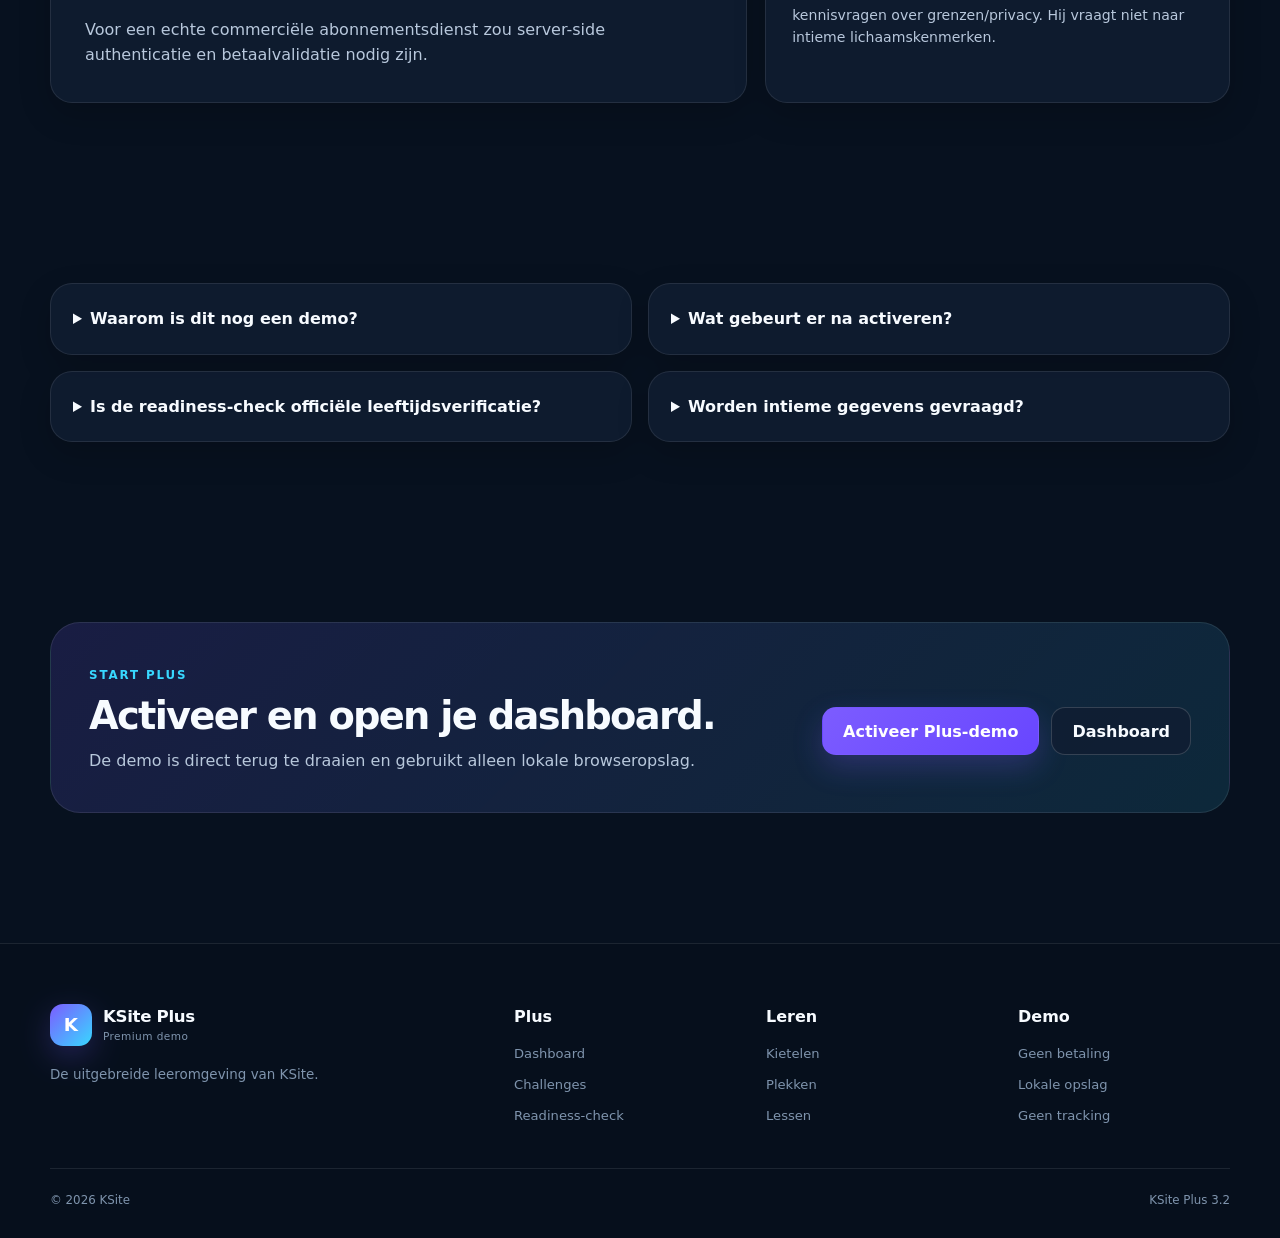
<file: plus.html>
<!DOCTYPE html>
<html lang="nl">
<head>
    <meta charset="UTF-8">
    <meta name="viewport" content="width=device-width, initial-scale=1.0">
    <meta name="description" content="KSite Plus met extra modules, challenges, dashboard, voortgang en Advanced Plus readiness-check.">
    <meta name="theme-color" content="#07111f">
    <title>KSite Plus — Premium leeromgeving</title>
    <link rel="stylesheet" href="assets/css/style.css?v=3.2">
    <link rel="stylesheet" href="assets/css/plus.css?v=3.2">
</head>
<body data-page="plus">
    <div class="page-background" aria-hidden="true">
        <span class="orb orb-one"></span>
        <span class="orb orb-two"></span>
        <span class="orb orb-three"></span>
    </div>

    <header class="topbar">
        <a class="brand" href="index.html">
            <span class="brand-mark">K</span>
            <span class="brand-copy"><strong>KSite Plus</strong><small>Premium leeromgeving</small></span>
        </a>
        <nav class="desktop-nav">
            <a href="index.html">Home</a>
            <a href="kietelen.html">Kietelen</a>
            <a href="plekken.html">Plekken</a>
            <a href="lessen.html">Lessen</a>
            <a class="active" href="plus.html">Plus</a>
        </nav>
        <div class="nav-actions">
            <button class="icon-btn" id="themeBtn" type="button" aria-label="Wissel thema">◐</button>
            <a class="profile-pill" href="profiel.html"><span class="avatar">K</span><span>Profiel</span></a>
            <button class="menu-btn" id="menuBtn" type="button" aria-label="Open menu">☰</button>
        </div>
    </header>

    <nav class="mobile-menu" id="mobileMenu">
        <a href="index.html">Home</a>
        <a href="kietelen.html">Kietelen</a>
        <a href="plekken.html">Plekken</a>
        <a href="lessen.html">Lessen</a>
        <a href="challenges.html">Challenges</a>
        <a class="active" href="plus.html">Plus</a>
        <a href="profiel.html">Profiel</a>
    </nav>

    <main>
        <section class="plus-hero container reveal">
            <div class="plus-badge-row">
                <span class="plus-badge"><strong>✦</strong> KSite Plus</span>
                <span class="plus-badge">Geen betaling in demo</span>
                <span class="plus-badge">Werkt lokaal</span>
            </div>
            <div class="page-hero center" style="padding-top:0;padding-bottom:0">
                <span class="eyebrow">KSITE PLUS 3.2</span>
                <h1>Meer kennis. Meer voortgang. <span class="gradient-text">Eén premium omgeving.</span></h1>
                <p class="page-lead">Activeer de lokale Plus-demo en krijg toegang tot het vernieuwde dashboard, Plus Challenges, extra leerpaden, uitgebreidere statistieken en de optionele Advanced Plus readiness-check.</p>
                <div class="hero-actions" style="justify-content:center">
                    <button class="btn primary" data-kplus-activate type="button">Activeer Plus-demo</button>
                    <a class="btn secondary" href="#functies">Bekijk alle functies</a>
                </div>
            </div>
        </section>

        <section class="section compact container reveal">
            <div class="plus-status-panel" id="plusStatusPanel">
                <div class="plus-status-main">
                    <div class="plus-status-orb">✦</div>
                    <div>
                        <span class="eyebrow">JOUW STATUS</span>
                        <h2>Plus: <span data-kplus-status>Niet actief</span></h2>
                        <p>Advanced readiness-check: <strong data-kplus-readiness>Nog niet voltooid</strong></p>
                    </div>
                </div>
                <div class="plus-status-actions">
                    <button class="btn primary" data-kplus-activate type="button">Activeer Plus-demo</button>
                    <a class="btn secondary hidden" data-kplus-dashboard href="plus-dashboard.html">Dashboard</a>
                    <button class="btn ghost hidden" data-kplus-disable type="button">Uitschakelen</button>
                </div>
            </div>
        </section>

        <section class="section compact container reveal">
            <div class="plus-kpi-grid">
                <article class="plus-kpi"><span>Plus modules</span><strong>2+</strong><p>Verdiepende modules bovenop de gratis basis.</p></article>
                <article class="plus-kpi"><span>Challenges</span><strong>12+</strong><p>Van starter tot Master kennisopdrachten.</p></article>
                <article class="plus-kpi"><span>Dashboard</span><strong>Live</strong><p>XP, levels, voortgang en aanbevelingen.</p></article>
                <article class="plus-kpi"><span>Advanced</span><strong>Check</strong><p>Extra leercontent na readiness-check.</p></article>
            </div>
        </section>

        <section class="section container reveal" id="functies">
            <div class="section-heading">
                <div><span class="eyebrow">PLUS FUNCTIES</span><h2>Een veel grotere KSite-omgeving.</h2></div>
                <p>Plus is niet alleen een badge: het brengt extra pagina's, leerpaden en een centraal dashboard samen.</p>
            </div>
            <div class="plus-feature-grid">
                <a class="plus-feature" href="plus-dashboard.html"><span class="plus-feature-icon">▦</span><h3>Premium Dashboard</h3><p>Bekijk level, XP, lessen, streak, aanbevelingen, Plus-status en Advanced-status vanaf één pagina.</p><span class="card-link">Open dashboard →</span></a>
                <a class="plus-feature" href="challenges.html"><span class="plus-feature-icon">⚡</span><h3>Plus Challenges</h3><p>Extra moeilijke kennisopdrachten, fact checks, uitleg-challenges en een Master-eindopdracht.</p><span class="card-link">Challenges →</span></a>
                <a class="plus-feature" href="leeftijdcheck.html"><span class="plus-feature-icon">✓</span><h3>Readiness Check</h3><p>Een uitgebreide check op leeftijdsconsistentie en begrip van privacy, toestemming en veiligheidsregels.</p><span class="card-link">Start check →</span></a>
                <a class="plus-feature" href="lessen.html"><span class="plus-feature-icon">◎</span><h3>Extra modules</h3><p>Verdieping over verschillen tussen mensen, verwachting, hersenvoorspelling en context.</p><span class="card-link">Open lessen →</span></a>
                <a class="plus-feature" href="plekken.html"><span class="plus-feature-icon">⌖</span><h3>Plekkenhub</h3><p>Bekijk neutrale informatie over vaak genoemde gevoelige lichaamsgebieden en waarom reacties verschillen.</p><span class="card-link">Bekijk plekken →</span></a>
                <a class="plus-feature" href="profiel.html"><span class="plus-feature-icon">★</span><h3>Profiel & badges</h3><p>Je XP, level, streak en Plus-status komen samen in je lokale KSite-profiel.</p><span class="card-link">Mijn profiel →</span></a>
            </div>
        </section>

        <section class="section container reveal">
            <div class="section-heading">
                <div><span class="eyebrow">ABONNEMENTEN</span><h2>Free, Plus en Advanced Plus.</h2></div>
                <p>Dit is een interface-demo zonder echte betaling of account. De status blijft alleen in deze browser opgeslagen.</p>
            </div>
            <div class="plus-plan-grid">
                <article class="plus-plan">
                    <span class="eyebrow">FREE</span>
                    <h3 class="plus-plan-title">KSite Free</h3>
                    <div class="plus-plan-price">€0 <small>/ demo</small></div>
                    <ul class="plus-list"><li>Kennisbank</li><li>Plekkenhub</li><li>Basislessen</li><li>Quiz</li><li>XP & profiel</li></ul>
                    <a class="btn secondary" href="index.html">Gebruik Free</a>
                </article>
                <article class="plus-plan featured">
                    <span class="eyebrow">MEEST COMPLEET</span>
                    <h3 class="plus-plan-title">KSite Plus</h3>
                    <div class="plus-plan-price">Demo <small>/ lokaal</small></div>
                    <ul class="plus-list"><li>Alles van Free</li><li>Plus Dashboard</li><li>Extra modules</li><li>Plus Challenges</li><li>Extra badge</li><li>Uitgebreide inzichten</li></ul>
                    <button class="btn primary" data-kplus-activate type="button">Activeer Plus-demo</button>
                </article>
                <article class="plus-plan">
                    <span class="eyebrow">ADVANCED</span>
                    <h3 class="plus-plan-title">Advanced Plus</h3>
                    <div class="plus-plan-price">Check <small>/ lokaal</small></div>
                    <ul class="plus-list"><li>Plus vereist</li><li>Readiness-check</li><li>Leeftijdsconsistentie</li><li>Veiligheidsvragen</li><li>Advanced leeronderdelen</li></ul>
                    <a class="btn secondary" href="leeftijdcheck.html">Start readiness-check</a>
                </article>
            </div>
        </section>

        <section class="section container reveal">
            <div class="split-layout">
                <article class="content-card large-card">
                    <span class="eyebrow">HOE PLUS WERKT</span>
                    <h2>Robuuster dan de vorige versie.</h2>
                    <p>De nieuwe Plus-interface gebruikt één aparte Plus-engine. Daardoor zitten activatie, dashboardtoegang en Advanced-status niet meer verspreid over verschillende click-handlers.</p>
                    <p>De demo slaat alleen eenvoudige statuswaarden op in <code>localStorage</code>. Er is geen betaling, accountdatabase of verborgen servercontrole.</p>
                    <p>Voor een echte commerciële abonnementsdienst zou server-side authenticatie en betaalvalidatie nodig zijn.</p>
                </article>
                <aside class="fact-stack">
                    <article class="mini-card"><span class="mini-label">STATUS</span><h3>Plus-status</h3><p>Activeer of deactiveer Plus direct. Het dashboard reageert meteen op deze status.</p></article>
                    <article class="mini-card"><span class="mini-label">ADVANCED</span><h3>Readiness in plaats van intieme vragen</h3><p>De check gebruikt geboortejaar, opgegeven leeftijd en kennisvragen over grenzen/privacy. Hij vraagt niet naar intieme lichaamskenmerken.</p></article>
                </aside>
            </div>
        </section>

        <section class="section container reveal">
            <div class="faq-grid">
                <details class="faq-card"><summary>Waarom is dit nog een demo?</summary><p>GitHub Pages is statisch. Een echte betaalde abonnementsdienst vereist veilige server-side controle.</p></details>
                <details class="faq-card"><summary>Wat gebeurt er na activeren?</summary><p>De browser slaat <code>ksite.plus=true</code> op en het Plus Dashboard wordt direct toegankelijk.</p></details>
                <details class="faq-card"><summary>Is de readiness-check officiële leeftijdsverificatie?</summary><p>Nee. Hij controleert alleen of ingevulde gegevens logisch overeenkomen en of veiligheidsvragen goed worden begrepen.</p></details>
                <details class="faq-card"><summary>Worden intieme gegevens gevraagd?</summary><p>Nee. KSite vraagt niet naar geslachtsdelen, schaamhaar, naaktheid of andere intieme ontwikkelingskenmerken.</p></details>
            </div>
        </section>

        <section class="section container reveal">
            <div class="cta-panel">
                <div><span class="eyebrow">START PLUS</span><h2>Activeer en open je dashboard.</h2><p>De demo is direct terug te draaien en gebruikt alleen lokale browseropslag.</p></div>
                <div class="cta-actions"><button class="btn primary" data-kplus-activate type="button">Activeer Plus-demo</button><a class="btn secondary" href="plus-dashboard.html">Dashboard</a></div>
            </div>
        </section>
    </main>

    <footer class="site-footer">
        <div class="container footer-grid">
            <div class="footer-brand"><a class="brand" href="index.html"><span class="brand-mark">K</span><span class="brand-copy"><strong>KSite Plus</strong><small>Premium demo</small></span></a><p>De uitgebreide leeromgeving van KSite.</p></div>
            <div class="footer-column"><strong>Plus</strong><a href="plus-dashboard.html">Dashboard</a><a href="challenges.html">Challenges</a><a href="leeftijdcheck.html">Readiness-check</a></div>
            <div class="footer-column"><strong>Leren</strong><a href="kietelen.html">Kietelen</a><a href="plekken.html">Plekken</a><a href="lessen.html">Lessen</a></div>
            <div class="footer-column"><strong>Demo</strong><span>Geen betaling</span><span>Lokale opslag</span><span>Geen tracking</span></div>
        </div>
        <div class="container footer-bottom"><span>© 2026 KSite</span><span>KSite Plus 3.2</span></div>
    </footer>

    <div class="toast-container" id="toastContainer" aria-live="polite"></div>
    <script src="assets/js/app.js?v=3.2"></script>
    <script src="assets/js/plus.js?v=3.2"></script>
</body>
</html>
</file>
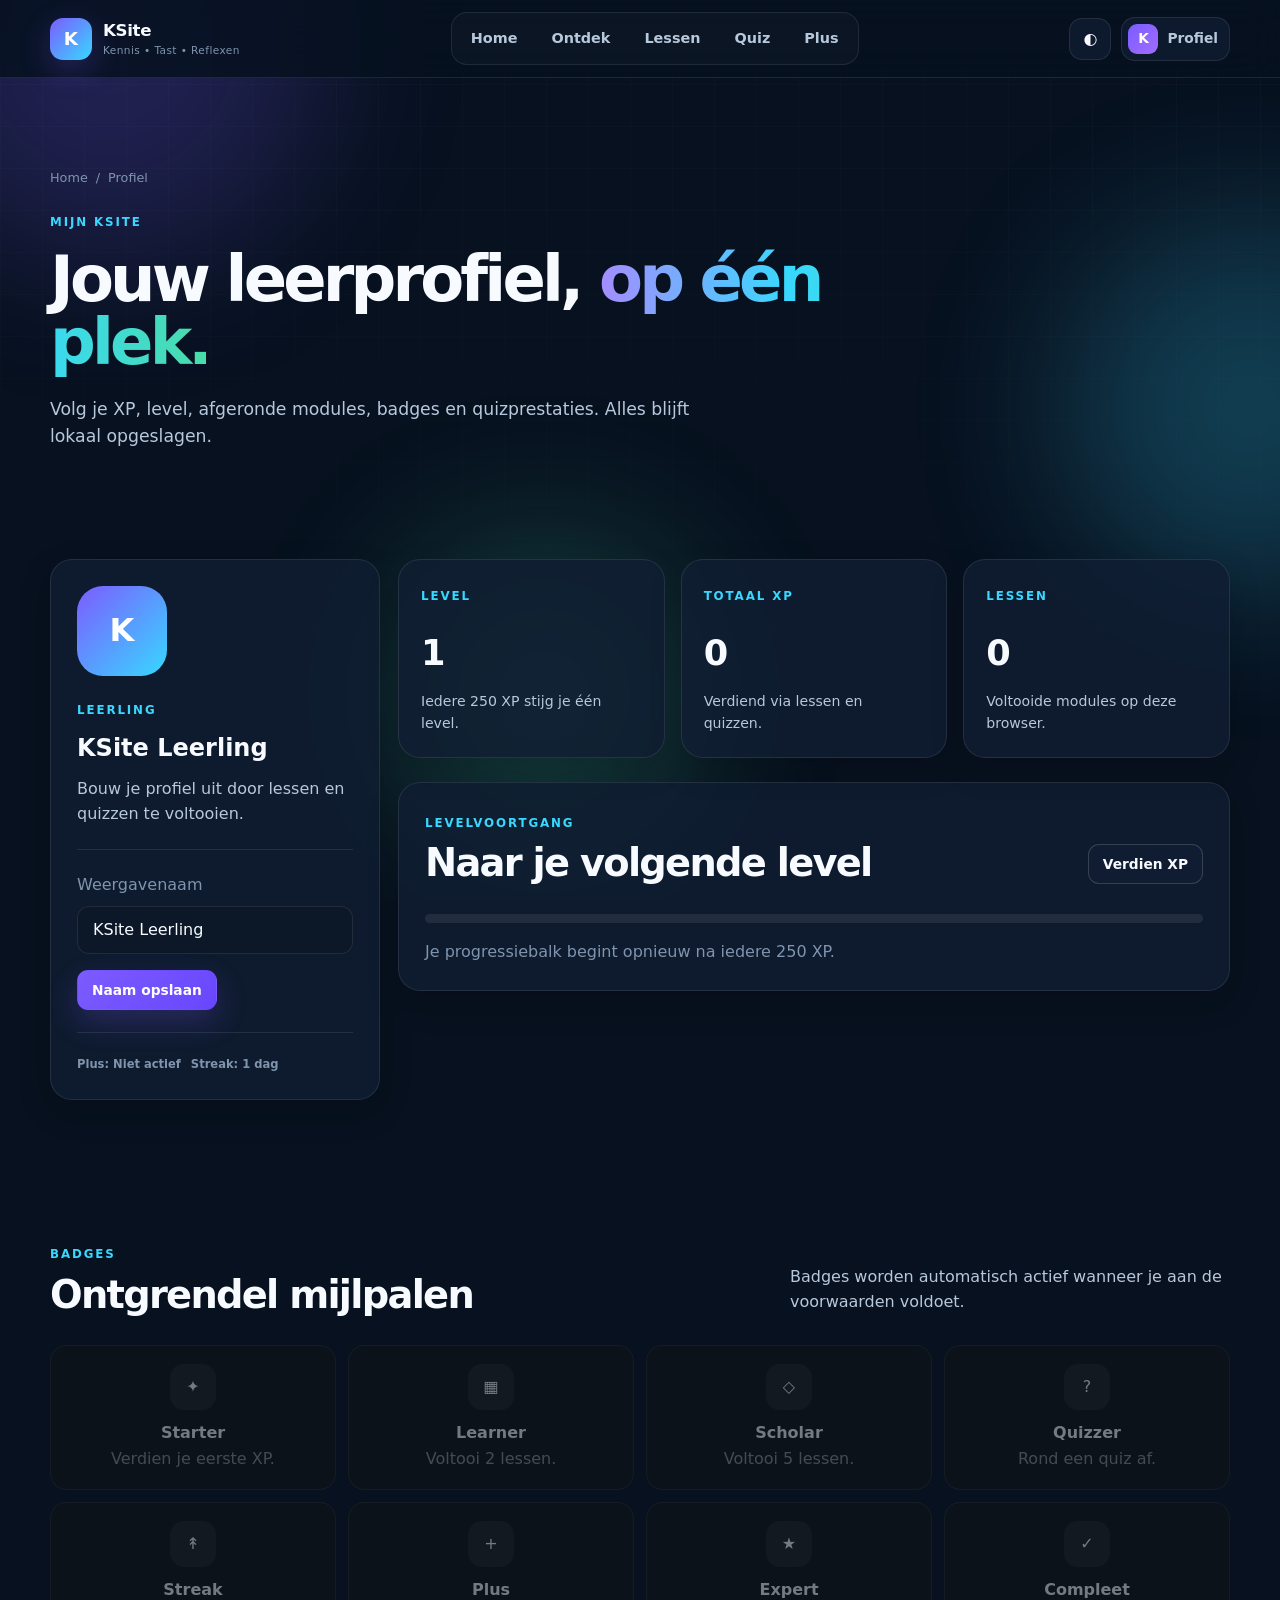
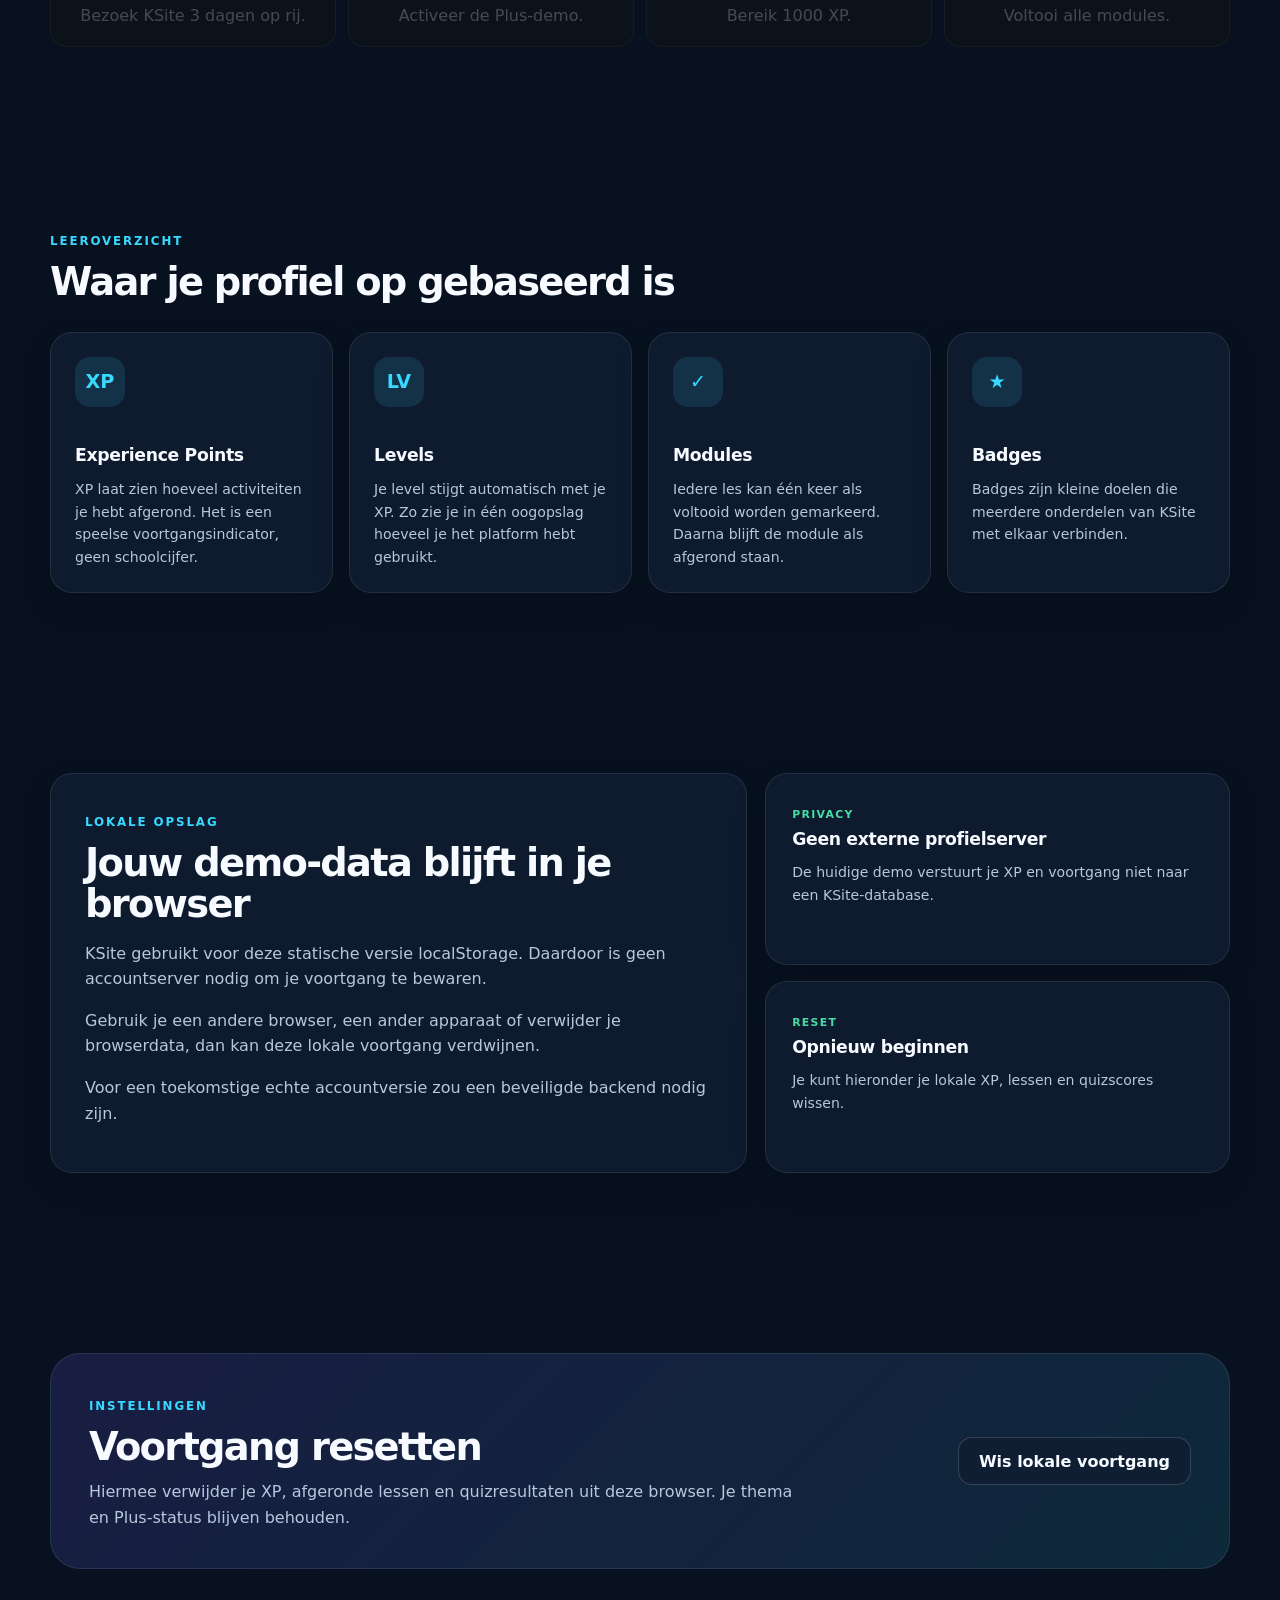
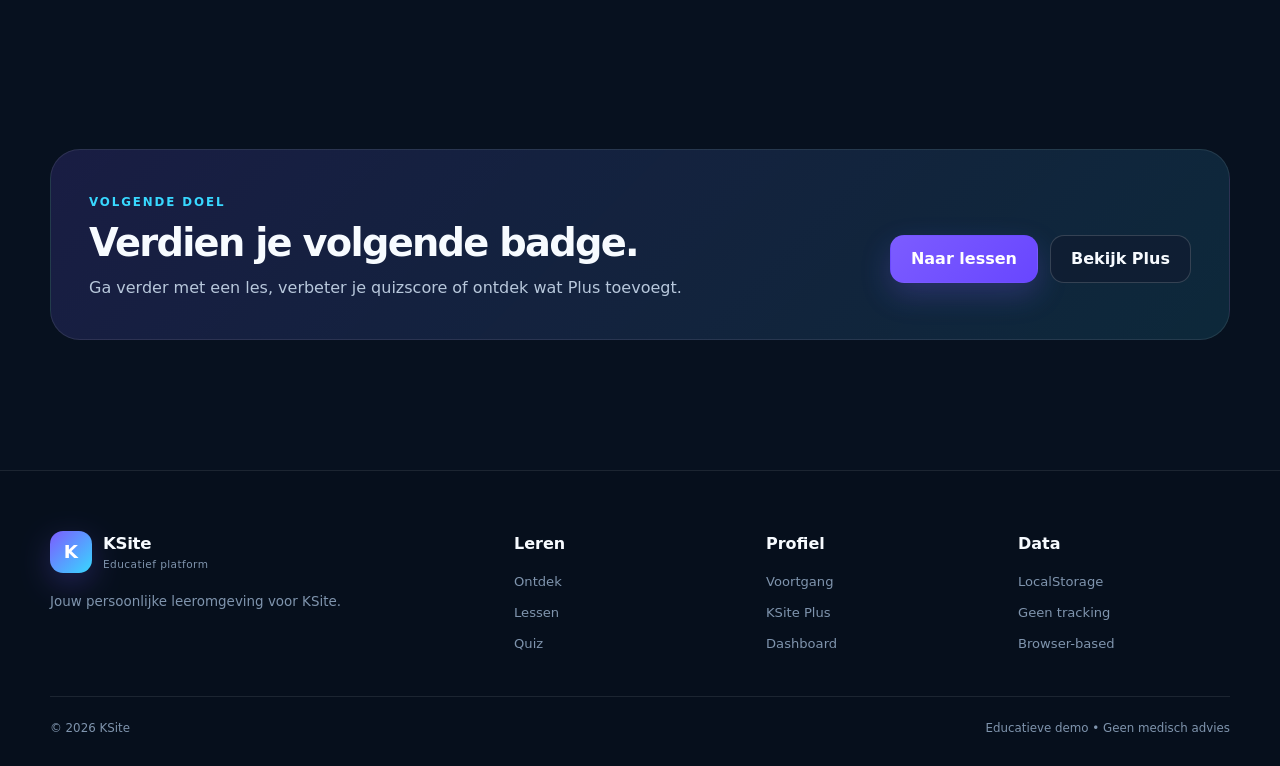
<file: profiel.html>
<!DOCTYPE html>
<html lang="nl">
<head>
    <meta charset="UTF-8">
    <meta name="viewport" content="width=device-width, initial-scale=1.0">
    <meta name="description" content="Bekijk je KSite profiel, XP, level, lessen, badges en lokale leerstatistieken.">
    <title>KSite — Profiel</title>
    <link rel="stylesheet" href="assets/css/style.css">
</head>
<body data-page="profile">
    <div class="page-background" aria-hidden="true">
        <span class="orb orb-one"></span>
        <span class="orb orb-two"></span>
        <span class="orb orb-three"></span>
    </div>

    <header class="topbar">
        <a class="brand" href="index.html">
            <span class="brand-mark">K</span>
            <span class="brand-copy">
                <strong>KSite</strong>
                <small>Kennis • Tast • Reflexen</small>
            </span>
        </a>
        <nav class="desktop-nav">
            <a href="index.html">Home</a>
            <a href="ontdek.html">Ontdek</a>
            <a href="lessen.html">Lessen</a>
            <a href="quiz.html">Quiz</a>
            <a href="plus.html">Plus</a>
        </nav>
        <div class="nav-actions">
            <button class="icon-btn" id="themeBtn" type="button">◐</button>
            <a class="profile-pill" href="profiel.html">
                <span class="avatar">K</span>
                <span>Profiel</span>
            </a>
            <button class="menu-btn" id="menuBtn" type="button">☰</button>
        </div>
    </header>

    <nav class="mobile-menu" id="mobileMenu">
        <a href="index.html">Home</a>
        <a href="ontdek.html">Ontdek</a>
        <a href="lessen.html">Lessen</a>
        <a href="quiz.html">Quiz</a>
        <a href="plus.html">Plus</a>
        <a class="active" href="profiel.html">Profiel</a>
    </nav>

    <main>
        <section class="page-hero container reveal">
            <div class="breadcrumbs">
                <a href="index.html">Home</a>
                <span>/</span>
                <span>Profiel</span>
            </div>
            <span class="eyebrow">MIJN KSITE</span>
            <h1>Jouw leerprofiel, <span class="gradient-text">op één plek.</span></h1>
            <p class="page-lead">Volg je XP, level, afgeronde modules, badges en quizprestaties. Alles blijft lokaal opgeslagen.</p>
        </section>

        <section class="section compact container reveal">
            <div class="profile-layout">
                <aside class="profile-card">
                    <div class="profile-avatar-large">K</div>
                    <span class="eyebrow">LEERLING</span>
                    <h2 class="mt-8" data-display-name>KSite Leerling</h2>
                    <p class="text-soft mt-8">Bouw je profiel uit door lessen en quizzen te voltooien.</p>
                    <div class="divider"></div>
                    <label class="text-muted" for="displayNameInput">Weergavenaam</label>
                    <input class="form-input mt-8" id="displayNameInput" maxlength="32" placeholder="KSite Leerling">
                    <button class="btn primary small mt-16" id="saveProfileBtn" type="button">Naam opslaan</button>
                    <div class="divider"></div>
                    <div class="topic-meta">
                        <span>Plus: <strong data-plus-status>Niet actief</strong></span>
                        <span>Streak: <strong data-streak>1</strong> dag</span>
                    </div>
                </aside>

                <div>
                    <div class="dashboard-grid">
                        <article class="dashboard-card">
                            <span class="eyebrow">LEVEL</span>
                            <div class="metric-value" id="profileLevel">1</div>
                            <p>Iedere 250 XP stijg je één level.</p>
                        </article>
                        <article class="dashboard-card">
                            <span class="eyebrow">TOTAAL XP</span>
                            <div class="metric-value" id="profileXp">0</div>
                            <p>Verdiend via lessen en quizzen.</p>
                        </article>
                        <article class="dashboard-card">
                            <span class="eyebrow">LESSEN</span>
                            <div class="metric-value" id="profileLessons">0</div>
                            <p>Voltooide modules op deze browser.</p>
                        </article>
                    </div>

                    <article class="profile-card mt-24">
                        <div class="section-heading">
                            <div>
                                <span class="eyebrow">LEVELVOORTGANG</span>
                                <h2>Naar je volgende level</h2>
                            </div>
                            <a class="btn secondary small" href="lessen.html">Verdien XP</a>
                        </div>
                        <div class="progress-track">
                            <span id="profileProgress" style="width:0%"></span>
                        </div>
                        <p class="text-muted mt-16">Je progressiebalk begint opnieuw na iedere 250 XP.</p>
                    </article>
                </div>
            </div>
        </section>

        <section class="section container reveal">
            <div class="section-heading">
                <div>
                    <span class="eyebrow">BADGES</span>
                    <h2>Ontgrendel mijlpalen</h2>
                </div>
                <p>Badges worden automatisch actief wanneer je aan de voorwaarden voldoet.</p>
            </div>

            <div class="badge-grid">
                <article class="badge-card locked" data-badge="starter">
                    <span class="badge-icon">✦</span>
                    <strong>Starter</strong>
                    <p class="text-muted">Verdien je eerste XP.</p>
                </article>
                <article class="badge-card locked" data-badge="learner">
                    <span class="badge-icon">▦</span>
                    <strong>Learner</strong>
                    <p class="text-muted">Voltooi 2 lessen.</p>
                </article>
                <article class="badge-card locked" data-badge="scholar">
                    <span class="badge-icon">◇</span>
                    <strong>Scholar</strong>
                    <p class="text-muted">Voltooi 5 lessen.</p>
                </article>
                <article class="badge-card locked" data-badge="quizzer">
                    <span class="badge-icon">?</span>
                    <strong>Quizzer</strong>
                    <p class="text-muted">Rond een quiz af.</p>
                </article>
                <article class="badge-card locked" data-badge="streak">
                    <span class="badge-icon">↟</span>
                    <strong>Streak</strong>
                    <p class="text-muted">Bezoek KSite 3 dagen op rij.</p>
                </article>
                <article class="badge-card locked" data-badge="plus">
                    <span class="badge-icon">+</span>
                    <strong>Plus</strong>
                    <p class="text-muted">Activeer de Plus-demo.</p>
                </article>
                <article class="badge-card locked" data-badge="expert">
                    <span class="badge-icon">★</span>
                    <strong>Expert</strong>
                    <p class="text-muted">Bereik 1000 XP.</p>
                </article>
                <article class="badge-card locked" data-badge="complete">
                    <span class="badge-icon">✓</span>
                    <strong>Compleet</strong>
                    <p class="text-muted">Voltooi alle modules.</p>
                </article>
            </div>
        </section>

        <section class="section container reveal">
            <div class="section-heading">
                <div>
                    <span class="eyebrow">LEEROVERZICHT</span>
                    <h2>Waar je profiel op gebaseerd is</h2>
                </div>
            </div>
            <div class="feature-grid">
                <article class="feature-card">
                    <span class="feature-icon">XP</span>
                    <h3>Experience Points</h3>
                    <p>XP laat zien hoeveel activiteiten je hebt afgerond. Het is een speelse voortgangsindicator, geen schoolcijfer.</p>
                </article>
                <article class="feature-card">
                    <span class="feature-icon">LV</span>
                    <h3>Levels</h3>
                    <p>Je level stijgt automatisch met je XP. Zo zie je in één oogopslag hoeveel je het platform hebt gebruikt.</p>
                </article>
                <article class="feature-card">
                    <span class="feature-icon">✓</span>
                    <h3>Modules</h3>
                    <p>Iedere les kan één keer als voltooid worden gemarkeerd. Daarna blijft de module als afgerond staan.</p>
                </article>
                <article class="feature-card">
                    <span class="feature-icon">★</span>
                    <h3>Badges</h3>
                    <p>Badges zijn kleine doelen die meerdere onderdelen van KSite met elkaar verbinden.</p>
                </article>
            </div>
        </section>

        <section class="section container reveal">
            <div class="split-layout">
                <article class="content-card large-card">
                    <span class="eyebrow">LOKALE OPSLAG</span>
                    <h2>Jouw demo-data blijft in je browser</h2>
                    <p>KSite gebruikt voor deze statische versie localStorage. Daardoor is geen accountserver nodig om je voortgang te bewaren.</p>
                    <p>Gebruik je een andere browser, een ander apparaat of verwijder je browserdata, dan kan deze lokale voortgang verdwijnen.</p>
                    <p>Voor een toekomstige echte accountversie zou een beveiligde backend nodig zijn.</p>
                </article>
                <aside class="fact-stack">
                    <article class="mini-card">
                        <span class="mini-label">PRIVACY</span>
                        <h3>Geen externe profielserver</h3>
                        <p>De huidige demo verstuurt je XP en voortgang niet naar een KSite-database.</p>
                    </article>
                    <article class="mini-card">
                        <span class="mini-label">RESET</span>
                        <h3>Opnieuw beginnen</h3>
                        <p>Je kunt hieronder je lokale XP, lessen en quizscores wissen.</p>
                    </article>
                </aside>
            </div>
        </section>

        <section class="section container reveal">
            <div class="respect-banner">
                <div>
                    <span class="eyebrow">INSTELLINGEN</span>
                    <h2>Voortgang resetten</h2>
                    <p>Hiermee verwijder je XP, afgeronde lessen en quizresultaten uit deze browser. Je thema en Plus-status blijven behouden.</p>
                </div>
                <button class="btn secondary" data-reset-progress type="button">Wis lokale voortgang</button>
            </div>
        </section>

        <section class="section container reveal">
            <div class="cta-panel">
                <div>
                    <span class="eyebrow">VOLGENDE DOEL</span>
                    <h2>Verdien je volgende badge.</h2>
                    <p>Ga verder met een les, verbeter je quizscore of ontdek wat Plus toevoegt.</p>
                </div>
                <div class="cta-actions">
                    <a class="btn primary" href="lessen.html">Naar lessen</a>
                    <a class="btn secondary" href="plus.html">Bekijk Plus</a>
                </div>
            </div>
        </section>
    </main>

    <footer class="site-footer">
        <div class="container footer-grid">
            <div class="footer-brand">
                <a class="brand" href="index.html">
                    <span class="brand-mark">K</span>
                    <span class="brand-copy"><strong>KSite</strong><small>Educatief platform</small></span>
                </a>
                <p>Jouw persoonlijke leeromgeving voor KSite.</p>
            </div>
            <div class="footer-column"><strong>Leren</strong><a href="ontdek.html">Ontdek</a><a href="lessen.html">Lessen</a><a href="quiz.html">Quiz</a></div>
            <div class="footer-column"><strong>Profiel</strong><a href="profiel.html">Voortgang</a><a href="plus.html">KSite Plus</a><a href="plus-dashboard.html">Dashboard</a></div>
            <div class="footer-column"><strong>Data</strong><span>LocalStorage</span><span>Geen tracking</span><span>Browser-based</span></div>
        </div>
        <div class="container footer-bottom"><span>© 2026 KSite</span><span>Educatieve demo • Geen medisch advies</span></div>
    </footer>

    <div class="toast-container" id="toastContainer" aria-live="polite"></div>
    <script src="assets/js/app.js"></script>
</body>
</html>
</file>
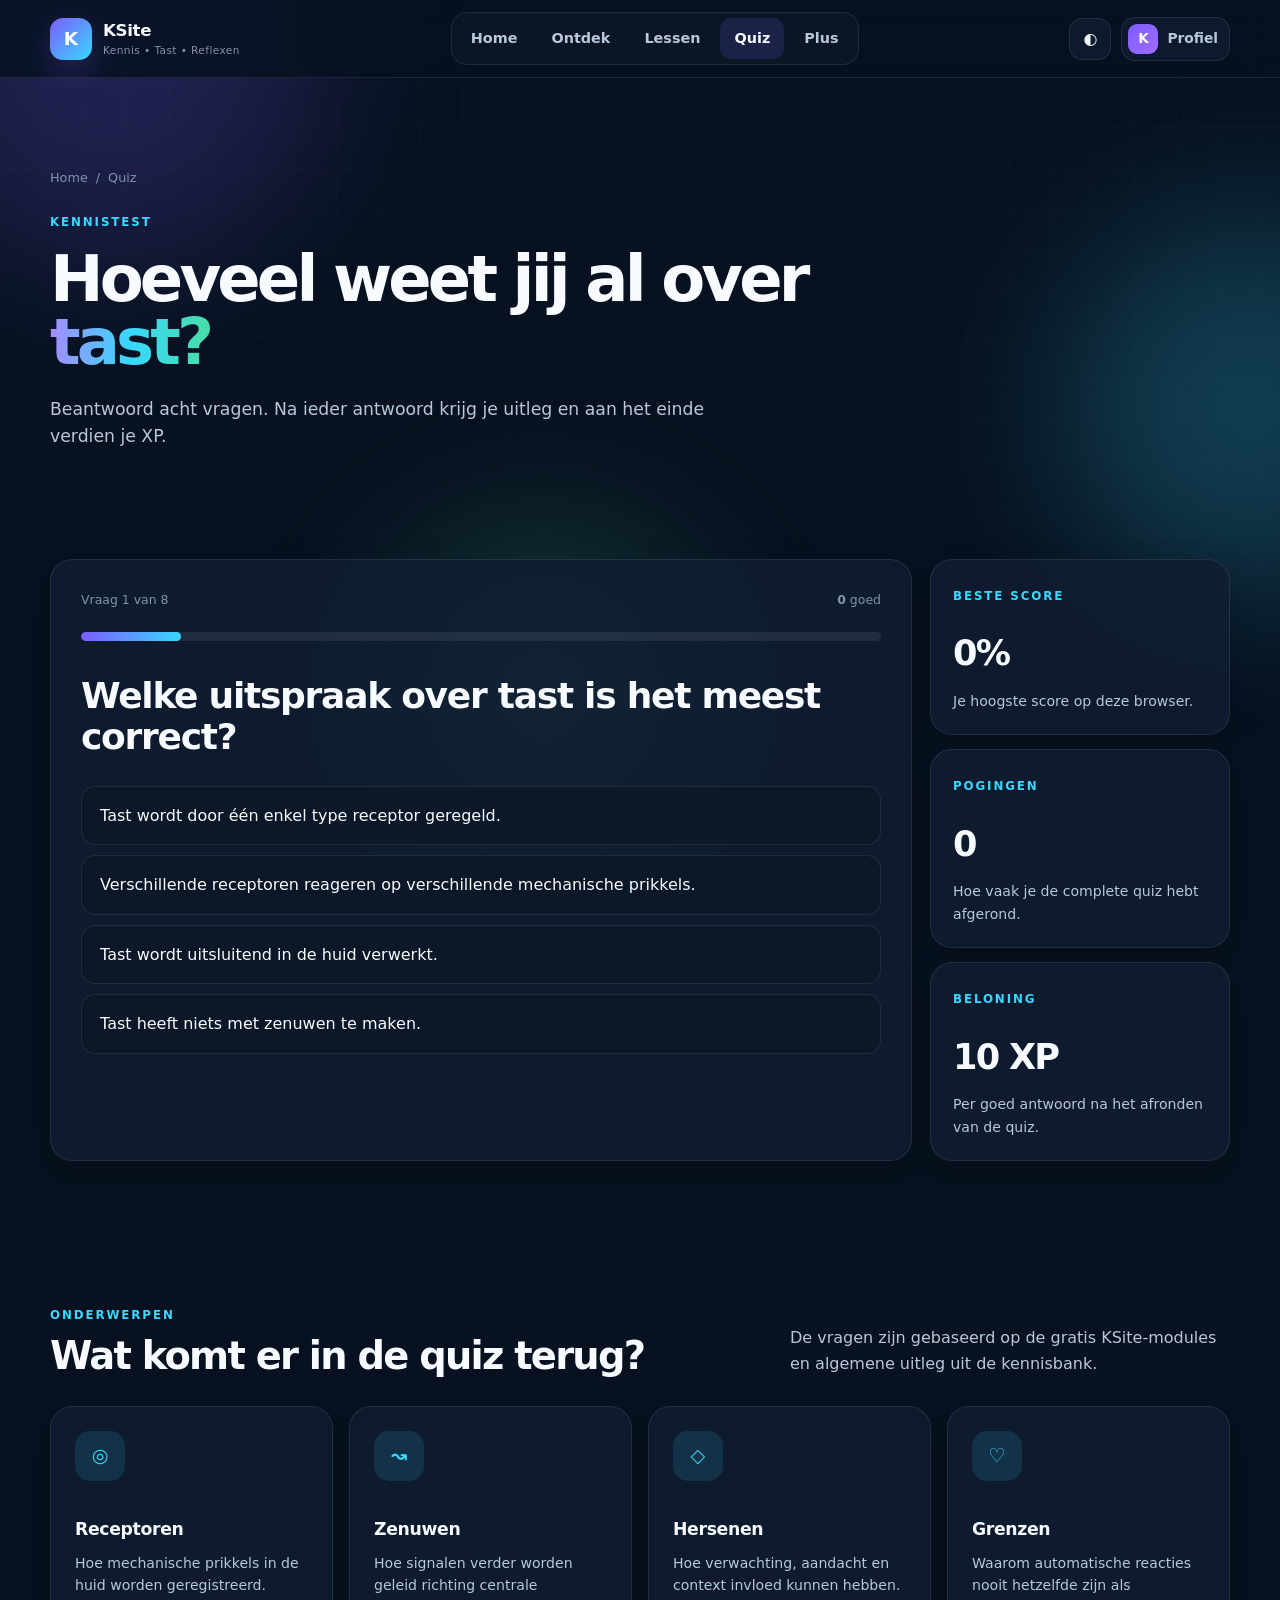
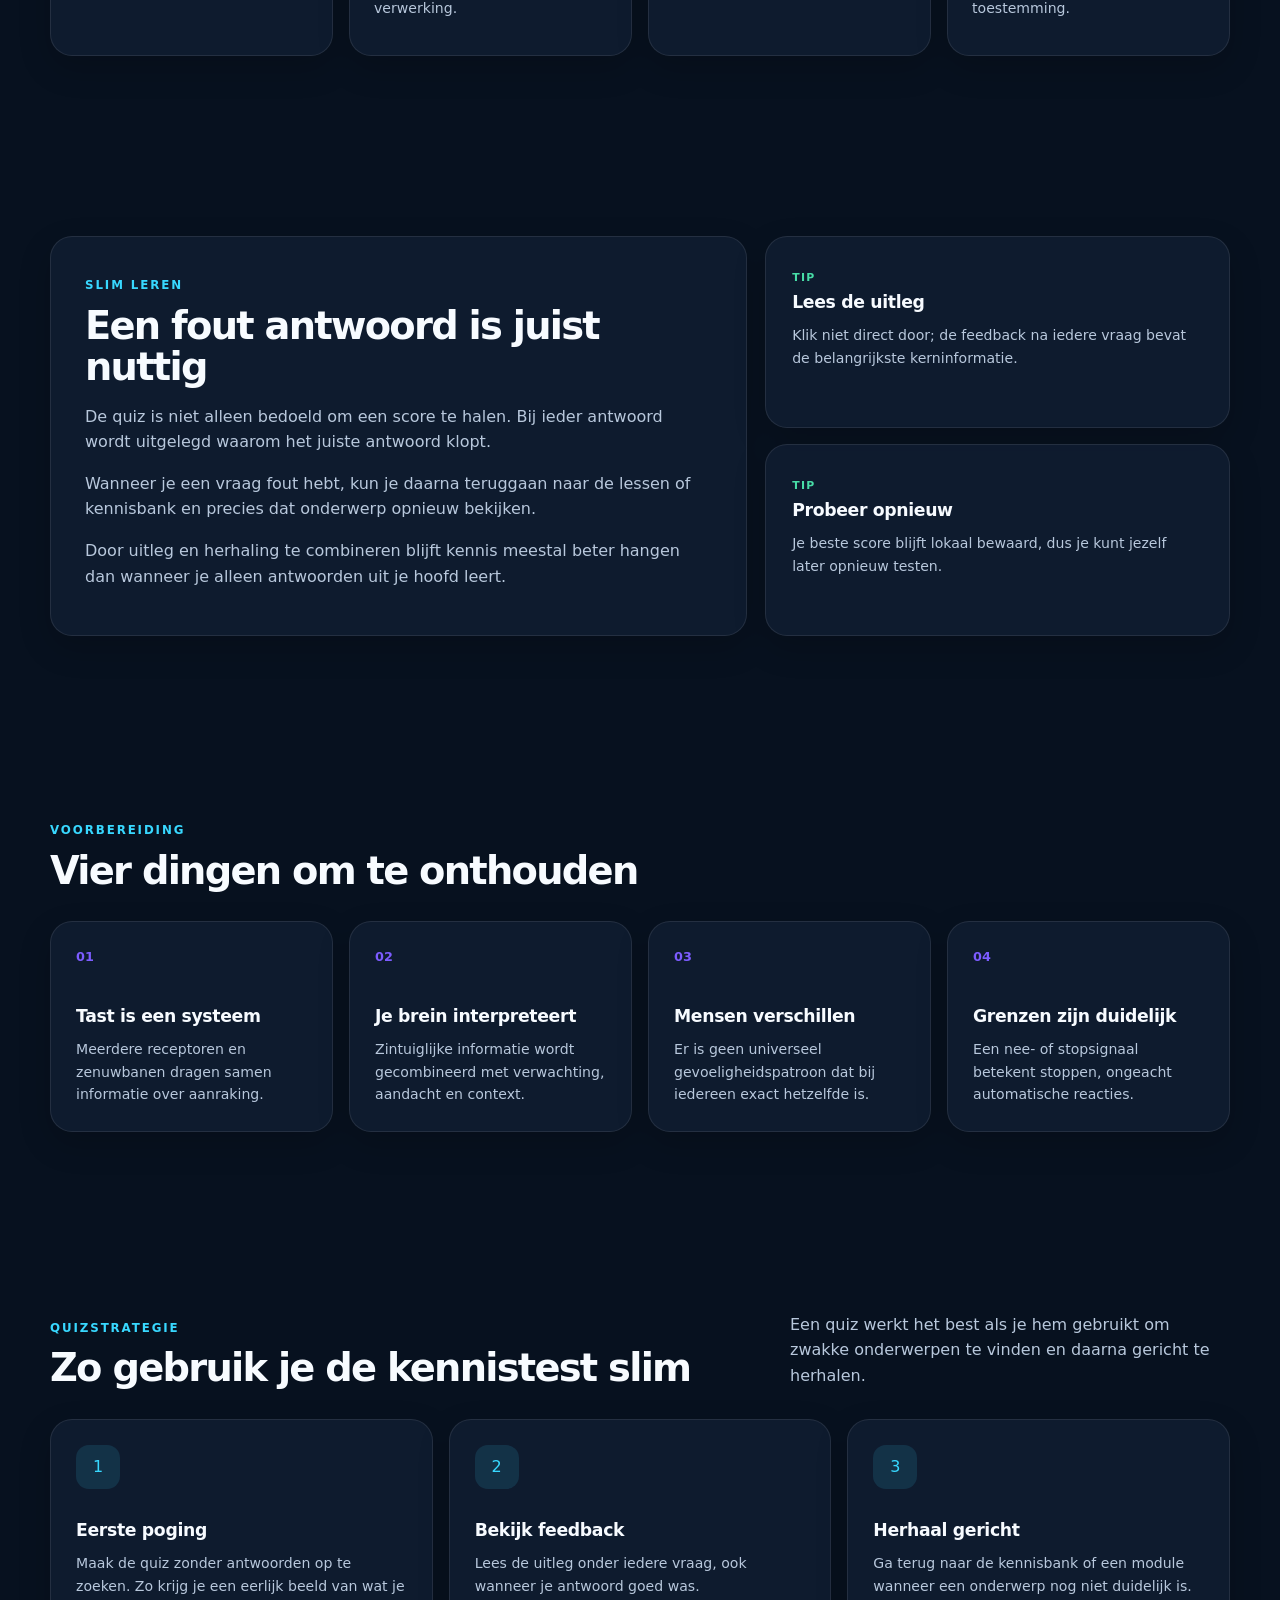
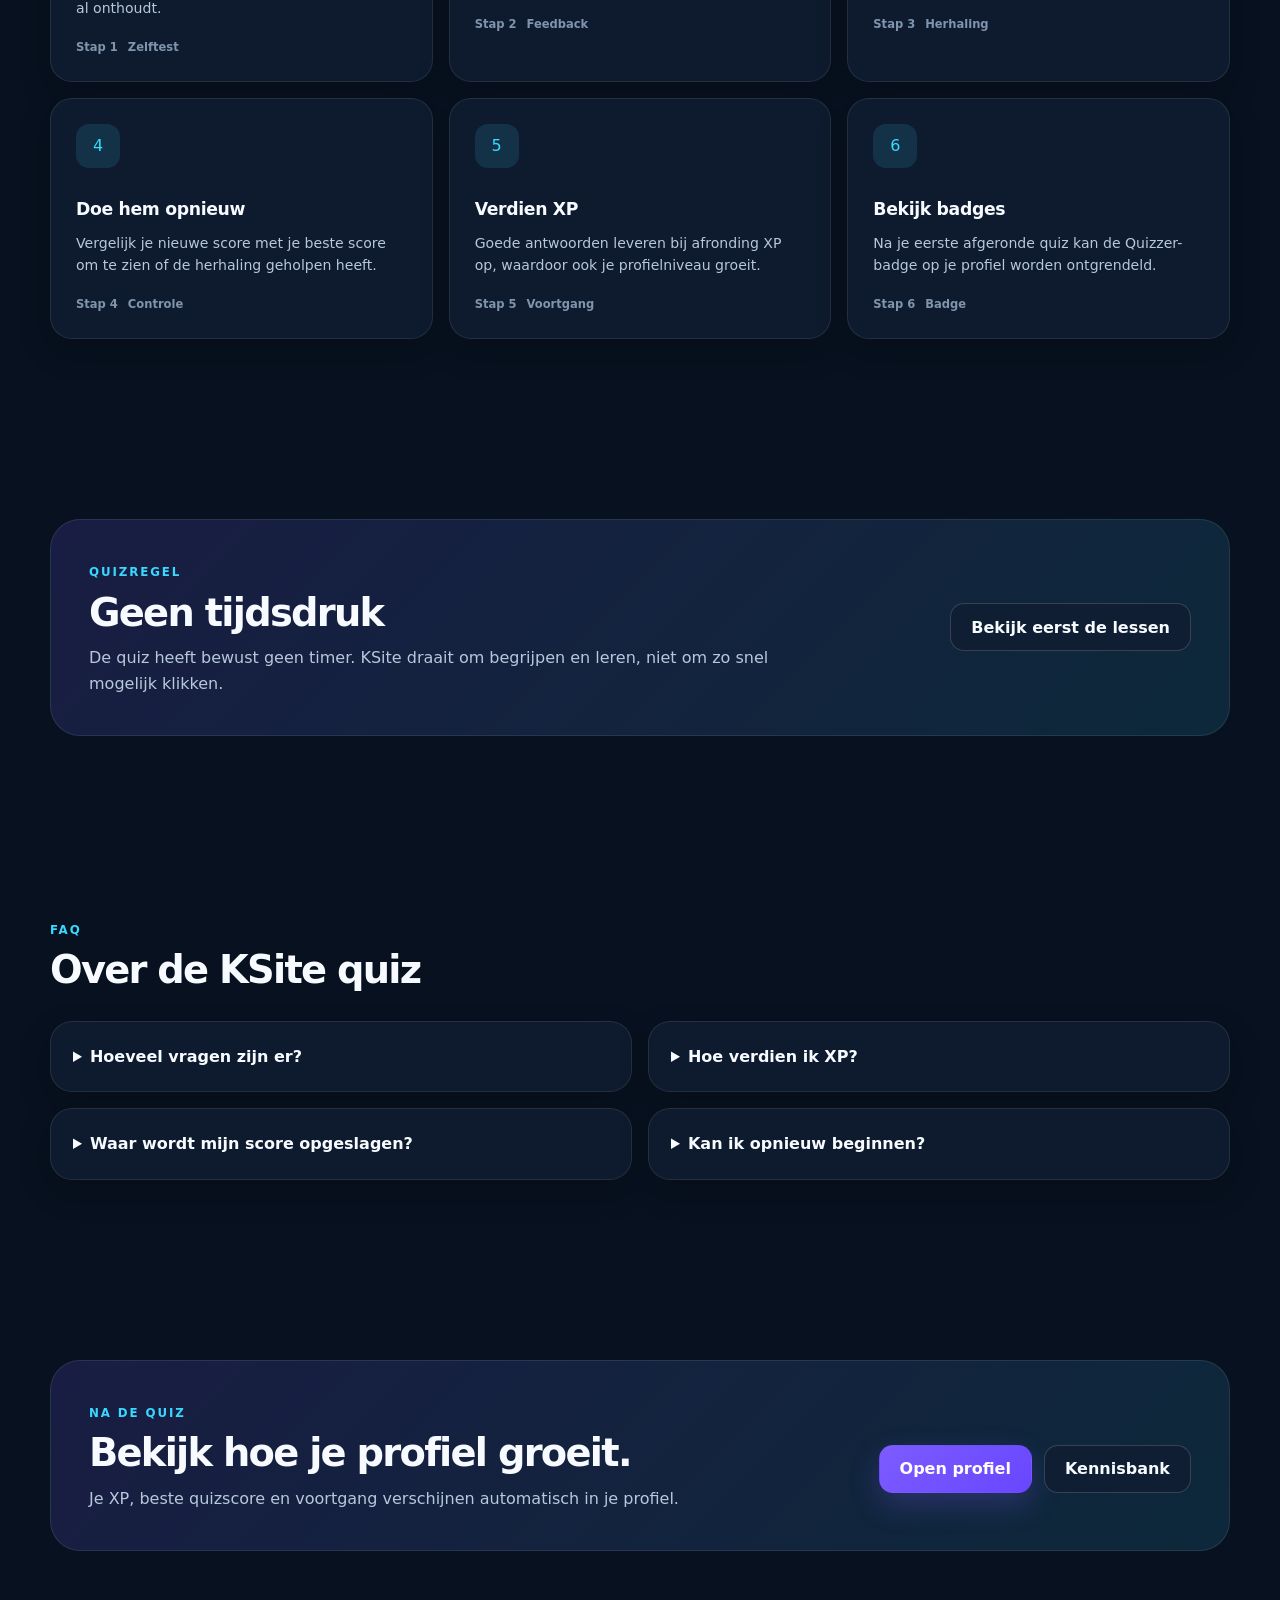
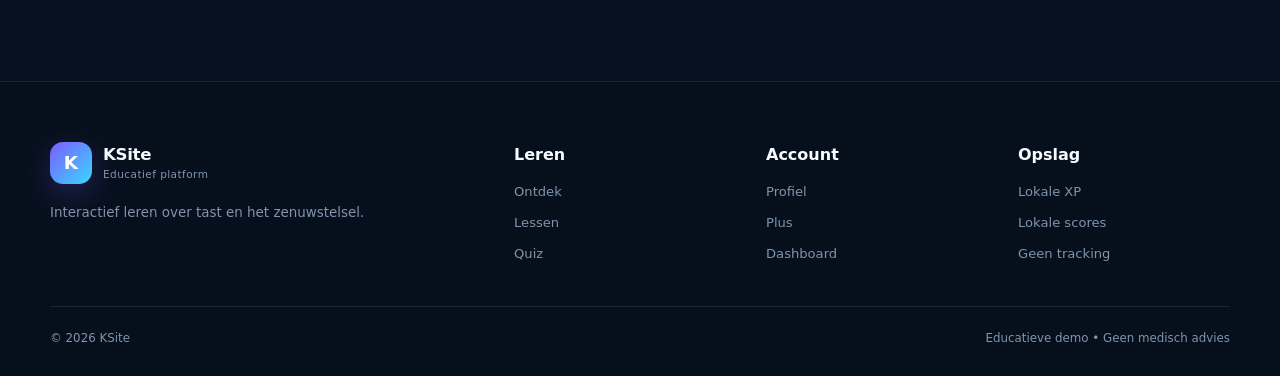
<file: quiz.html>
<!DOCTYPE html>
<html lang="nl">
<head>
    <meta charset="UTF-8">
    <meta name="viewport" content="width=device-width, initial-scale=1.0">
    <meta name="description" content="Test je kennis over tast, zenuwen, hersenen, reflexen en grenzen met de interactieve KSite quiz.">
    <title>KSite — Quiz</title>
    <link rel="stylesheet" href="assets/css/style.css">
</head>
<body data-page="quiz">
    <div class="page-background" aria-hidden="true">
        <span class="orb orb-one"></span>
        <span class="orb orb-two"></span>
        <span class="orb orb-three"></span>
    </div>

    <header class="topbar">
        <a class="brand" href="index.html">
            <span class="brand-mark">K</span>
            <span class="brand-copy">
                <strong>KSite</strong>
                <small>Kennis • Tast • Reflexen</small>
            </span>
        </a>
        <nav class="desktop-nav">
            <a href="index.html">Home</a>
            <a href="ontdek.html">Ontdek</a>
            <a href="lessen.html">Lessen</a>
            <a class="active" href="quiz.html">Quiz</a>
            <a href="plus.html">Plus</a>
        </nav>
        <div class="nav-actions">
            <button class="icon-btn" id="themeBtn" type="button">◐</button>
            <a class="profile-pill" href="profiel.html">
                <span class="avatar">K</span>
                <span>Profiel</span>
            </a>
            <button class="menu-btn" id="menuBtn" type="button">☰</button>
        </div>
    </header>

    <nav class="mobile-menu" id="mobileMenu">
        <a href="index.html">Home</a>
        <a href="ontdek.html">Ontdek</a>
        <a href="lessen.html">Lessen</a>
        <a class="active" href="quiz.html">Quiz</a>
        <a href="plus.html">Plus</a>
        <a href="profiel.html">Profiel</a>
    </nav>

    <main>
        <section class="page-hero container reveal">
            <div class="breadcrumbs">
                <a href="index.html">Home</a>
                <span>/</span>
                <span>Quiz</span>
            </div>
            <span class="eyebrow">KENNISTEST</span>
            <h1>Hoeveel weet jij al over <span class="gradient-text">tast?</span></h1>
            <p class="page-lead">
                Beantwoord acht vragen. Na ieder antwoord krijg je uitleg en aan het einde verdien je XP.
            </p>
        </section>

        <section class="section compact container reveal">
            <div class="quiz-shell">
                <article class="quiz-card" id="quizMainCard">
                    <div class="quiz-progress-head">
                        <span id="quizProgressText">Vraag 1 van 8</span>
                        <span><strong id="quizLiveScore">0</strong> goed</span>
                    </div>
                    <div class="progress-track">
                        <span id="quizProgressBar" style="width:12.5%"></span>
                    </div>
                    <h2 class="question-title" id="questionTitle">Quiz wordt geladen…</h2>
                    <div class="answer-list" id="answerList"></div>
                    <div class="notice mt-24 hidden" id="quizExplanation"></div>
                    <button class="btn primary mt-24 hidden" id="quizNextBtn" type="button">Volgende vraag</button>
                </article>

                <aside class="quiz-sidebar">
                    <article class="dashboard-card">
                        <span class="eyebrow">BESTE SCORE</span>
                        <div class="metric-value" id="quizBest">0%</div>
                        <p>Je hoogste score op deze browser.</p>
                    </article>
                    <article class="dashboard-card">
                        <span class="eyebrow">POGINGEN</span>
                        <div class="metric-value" id="quizRuns">0</div>
                        <p>Hoe vaak je de complete quiz hebt afgerond.</p>
                    </article>
                    <article class="dashboard-card">
                        <span class="eyebrow">BELONING</span>
                        <div class="metric-value">10 XP</div>
                        <p>Per goed antwoord na het afronden van de quiz.</p>
                    </article>
                </aside>
            </div>
        </section>

        <section class="section container reveal">
            <div class="section-heading">
                <div>
                    <span class="eyebrow">ONDERWERPEN</span>
                    <h2>Wat komt er in de quiz terug?</h2>
                </div>
                <p>De vragen zijn gebaseerd op de gratis KSite-modules en algemene uitleg uit de kennisbank.</p>
            </div>
            <div class="feature-grid">
                <article class="feature-card">
                    <span class="feature-icon">◎</span>
                    <h3>Receptoren</h3>
                    <p>Hoe mechanische prikkels in de huid worden geregistreerd.</p>
                </article>
                <article class="feature-card">
                    <span class="feature-icon">↝</span>
                    <h3>Zenuwen</h3>
                    <p>Hoe signalen verder worden geleid richting centrale verwerking.</p>
                </article>
                <article class="feature-card">
                    <span class="feature-icon">◇</span>
                    <h3>Hersenen</h3>
                    <p>Hoe verwachting, aandacht en context invloed kunnen hebben.</p>
                </article>
                <article class="feature-card">
                    <span class="feature-icon">♡</span>
                    <h3>Grenzen</h3>
                    <p>Waarom automatische reacties nooit hetzelfde zijn als toestemming.</p>
                </article>
            </div>
        </section>

        <section class="section container reveal">
            <div class="split-layout">
                <article class="content-card large-card">
                    <span class="eyebrow">SLIM LEREN</span>
                    <h2>Een fout antwoord is juist nuttig</h2>
                    <p>De quiz is niet alleen bedoeld om een score te halen. Bij ieder antwoord wordt uitgelegd waarom het juiste antwoord klopt.</p>
                    <p>Wanneer je een vraag fout hebt, kun je daarna teruggaan naar de lessen of kennisbank en precies dat onderwerp opnieuw bekijken.</p>
                    <p>Door uitleg en herhaling te combineren blijft kennis meestal beter hangen dan wanneer je alleen antwoorden uit je hoofd leert.</p>
                </article>
                <aside class="fact-stack">
                    <article class="mini-card">
                        <span class="mini-label">TIP</span>
                        <h3>Lees de uitleg</h3>
                        <p>Klik niet direct door; de feedback na iedere vraag bevat de belangrijkste kerninformatie.</p>
                    </article>
                    <article class="mini-card">
                        <span class="mini-label">TIP</span>
                        <h3>Probeer opnieuw</h3>
                        <p>Je beste score blijft lokaal bewaard, dus je kunt jezelf later opnieuw testen.</p>
                    </article>
                </aside>
            </div>
        </section>

        <section class="section container reveal">
            <div class="section-heading">
                <div>
                    <span class="eyebrow">VOORBEREIDING</span>
                    <h2>Vier dingen om te onthouden</h2>
                </div>
            </div>
            <div class="timeline-grid">
                <article class="timeline-step">
                    <span class="step-number">01</span>
                    <h3>Tast is een systeem</h3>
                    <p>Meerdere receptoren en zenuwbanen dragen samen informatie over aanraking.</p>
                </article>
                <article class="timeline-step">
                    <span class="step-number">02</span>
                    <h3>Je brein interpreteert</h3>
                    <p>Zintuiglijke informatie wordt gecombineerd met verwachting, aandacht en context.</p>
                </article>
                <article class="timeline-step">
                    <span class="step-number">03</span>
                    <h3>Mensen verschillen</h3>
                    <p>Er is geen universeel gevoeligheidspatroon dat bij iedereen exact hetzelfde is.</p>
                </article>
                <article class="timeline-step">
                    <span class="step-number">04</span>
                    <h3>Grenzen zijn duidelijk</h3>
                    <p>Een nee- of stopsignaal betekent stoppen, ongeacht automatische reacties.</p>
                </article>
            </div>
        </section>

        <section class="section container reveal">
            <div class="section-heading">
                <div>
                    <span class="eyebrow">QUIZSTRATEGIE</span>
                    <h2>Zo gebruik je de kennistest slim</h2>
                </div>
                <p>Een quiz werkt het best als je hem gebruikt om zwakke onderwerpen te vinden en daarna gericht te herhalen.</p>
            </div>
            <div class="topic-grid">
                <article class="topic-card">
                    <span class="topic-icon">1</span>
                    <h3>Eerste poging</h3>
                    <p>Maak de quiz zonder antwoorden op te zoeken. Zo krijg je een eerlijk beeld van wat je al onthoudt.</p>
                    <div class="topic-meta"><span>Stap 1</span><span>Zelftest</span></div>
                </article>
                <article class="topic-card">
                    <span class="topic-icon">2</span>
                    <h3>Bekijk feedback</h3>
                    <p>Lees de uitleg onder iedere vraag, ook wanneer je antwoord goed was.</p>
                    <div class="topic-meta"><span>Stap 2</span><span>Feedback</span></div>
                </article>
                <article class="topic-card">
                    <span class="topic-icon">3</span>
                    <h3>Herhaal gericht</h3>
                    <p>Ga terug naar de kennisbank of een module wanneer een onderwerp nog niet duidelijk is.</p>
                    <div class="topic-meta"><span>Stap 3</span><span>Herhaling</span></div>
                </article>
                <article class="topic-card">
                    <span class="topic-icon">4</span>
                    <h3>Doe hem opnieuw</h3>
                    <p>Vergelijk je nieuwe score met je beste score om te zien of de herhaling geholpen heeft.</p>
                    <div class="topic-meta"><span>Stap 4</span><span>Controle</span></div>
                </article>
                <article class="topic-card">
                    <span class="topic-icon">5</span>
                    <h3>Verdien XP</h3>
                    <p>Goede antwoorden leveren bij afronding XP op, waardoor ook je profielniveau groeit.</p>
                    <div class="topic-meta"><span>Stap 5</span><span>Voortgang</span></div>
                </article>
                <article class="topic-card">
                    <span class="topic-icon">6</span>
                    <h3>Bekijk badges</h3>
                    <p>Na je eerste afgeronde quiz kan de Quizzer-badge op je profiel worden ontgrendeld.</p>
                    <div class="topic-meta"><span>Stap 6</span><span>Badge</span></div>
                </article>
            </div>
        </section>

        <section class="section container reveal">
            <div class="respect-banner">
                <div>
                    <span class="eyebrow">QUIZREGEL</span>
                    <h2>Geen tijdsdruk</h2>
                    <p>De quiz heeft bewust geen timer. KSite draait om begrijpen en leren, niet om zo snel mogelijk klikken.</p>
                </div>
                <a class="btn secondary" href="lessen.html">Bekijk eerst de lessen</a>
            </div>
        </section>

        <section class="section container reveal">
            <div class="section-heading">
                <div>
                    <span class="eyebrow">FAQ</span>
                    <h2>Over de KSite quiz</h2>
                </div>
            </div>
            <div class="faq-grid">
                <details class="faq-card">
                    <summary>Hoeveel vragen zijn er?</summary>
                    <p>De huidige basisquiz bevat acht vragen uit verschillende onderwerpen.</p>
                </details>
                <details class="faq-card">
                    <summary>Hoe verdien ik XP?</summary>
                    <p>Na afloop krijg je tien XP voor ieder goed antwoord.</p>
                </details>
                <details class="faq-card">
                    <summary>Waar wordt mijn score opgeslagen?</summary>
                    <p>Alleen lokaal in de browser via localStorage.</p>
                </details>
                <details class="faq-card">
                    <summary>Kan ik opnieuw beginnen?</summary>
                    <p>Ja. Na de uitslag verschijnt een knop waarmee je de quiz opnieuw kunt starten.</p>
                </details>
            </div>
        </section>

        <section class="section container reveal">
            <div class="cta-panel">
                <div>
                    <span class="eyebrow">NA DE QUIZ</span>
                    <h2>Bekijk hoe je profiel groeit.</h2>
                    <p>Je XP, beste quizscore en voortgang verschijnen automatisch in je profiel.</p>
                </div>
                <div class="cta-actions">
                    <a class="btn primary" href="profiel.html">Open profiel</a>
                    <a class="btn secondary" href="ontdek.html">Kennisbank</a>
                </div>
            </div>
        </section>
    </main>

    <footer class="site-footer">
        <div class="container footer-grid">
            <div class="footer-brand">
                <a class="brand" href="index.html">
                    <span class="brand-mark">K</span>
                    <span class="brand-copy">
                        <strong>KSite</strong>
                        <small>Educatief platform</small>
                    </span>
                </a>
                <p>Interactief leren over tast en het zenuwstelsel.</p>
            </div>
            <div class="footer-column">
                <strong>Leren</strong>
                <a href="ontdek.html">Ontdek</a>
                <a href="lessen.html">Lessen</a>
                <a href="quiz.html">Quiz</a>
            </div>
            <div class="footer-column">
                <strong>Account</strong>
                <a href="profiel.html">Profiel</a>
                <a href="plus.html">Plus</a>
                <a href="plus-dashboard.html">Dashboard</a>
            </div>
            <div class="footer-column">
                <strong>Opslag</strong>
                <span>Lokale XP</span>
                <span>Lokale scores</span>
                <span>Geen tracking</span>
            </div>
        </div>
        <div class="container footer-bottom">
            <span>© 2026 KSite</span>
            <span>Educatieve demo • Geen medisch advies</span>
        </div>
    </footer>

    <div class="toast-container" id="toastContainer" aria-live="polite"></div>
    <script src="assets/js/app.js"></script>
</body>
</html>
</file>
<file: assets/css/style.css>
/* ================================================================
   KSite 2.0 — Main Design System
   ================================================================ */

:root {
    --bg: #07111f;
    --bg-soft: #0c1727;
    --panel: rgba(16, 30, 50, 0.82);
    --panel-solid: #101e32;
    --panel-hover: #152743;
    --border: rgba(255, 255, 255, 0.09);
    --border-strong: rgba(255, 255, 255, 0.16);
    --text: #f7fbff;
    --text-soft: #b8c8dc;
    --muted: #7f94ad;
    --primary: #7c5cff;
    --primary-strong: #6846ff;
    --primary-soft: rgba(124, 92, 255, 0.16);
    --cyan: #38d8ff;
    --cyan-soft: rgba(56, 216, 255, 0.12);
    --green: #48dda7;
    --green-soft: rgba(72, 221, 167, 0.12);
    --orange: #ffb25c;
    --orange-soft: rgba(255, 178, 92, 0.12);
    --red: #ff6f91;
    --red-soft: rgba(255, 111, 145, 0.12);
    --yellow: #f6d365;
    --shadow: 0 24px 70px rgba(0, 0, 0, 0.28);
    --shadow-small: 0 12px 32px rgba(0, 0, 0, 0.18);
    --radius-xl: 30px;
    --radius-lg: 22px;
    --radius-md: 16px;
    --radius-sm: 12px;
    --container: 1180px;
    --topbar-height: 78px;
    --transition: 180ms ease;
}

body.light-theme {
    --bg: #f5f7fb;
    --bg-soft: #ffffff;
    --panel: rgba(255, 255, 255, 0.88);
    --panel-solid: #ffffff;
    --panel-hover: #f2f4fa;
    --border: rgba(20, 36, 62, 0.09);
    --border-strong: rgba(20, 36, 62, 0.16);
    --text: #122037;
    --text-soft: #52647d;
    --muted: #7a8aa0;
    --shadow: 0 24px 70px rgba(30, 50, 80, 0.12);
    --shadow-small: 0 12px 32px rgba(30, 50, 80, 0.08);
}

* {
    box-sizing: border-box;
    margin: 0;
    padding: 0;
}

html {
    scroll-behavior: smooth;
    scroll-padding-top: 100px;
}

body {
    min-height: 100vh;
    font-family: Inter, ui-sans-serif, system-ui, -apple-system, BlinkMacSystemFont, "Segoe UI", sans-serif;
    color: var(--text);
    background: var(--bg);
    line-height: 1.6;
    overflow-x: hidden;
    transition: background var(--transition), color var(--transition);
}

button,
input,
select,
textarea {
    font: inherit;
}

a {
    color: inherit;
    text-decoration: none;
}

img,
svg {
    max-width: 100%;
}

button,
a {
    -webkit-tap-highlight-color: transparent;
}

::selection {
    color: white;
    background: var(--primary);
}

::-webkit-scrollbar {
    width: 10px;
}

::-webkit-scrollbar-track {
    background: var(--bg);
}

::-webkit-scrollbar-thumb {
    border: 2px solid var(--bg);
    border-radius: 999px;
    background: linear-gradient(var(--primary), var(--cyan));
}

.container {
    width: min(calc(100% - 40px), var(--container));
    margin-inline: auto;
}

.page-background {
    position: fixed;
    inset: 0;
    overflow: hidden;
    pointer-events: none;
    z-index: -2;
}

.page-background::before {
    content: "";
    position: absolute;
    inset: 0;
    background-image:
        linear-gradient(rgba(255,255,255,0.02) 1px, transparent 1px),
        linear-gradient(90deg, rgba(255,255,255,0.02) 1px, transparent 1px);
    background-size: 42px 42px;
    mask-image: linear-gradient(to bottom, black, transparent 80%);
}

.orb {
    position: absolute;
    border-radius: 50%;
    filter: blur(80px);
    opacity: 0.22;
}

.orb-one {
    width: 420px;
    height: 420px;
    top: -160px;
    left: -100px;
    background: var(--primary);
}

.orb-two {
    width: 380px;
    height: 380px;
    top: 24%;
    right: -160px;
    background: var(--cyan);
}

.orb-three {
    width: 320px;
    height: 320px;
    bottom: 5%;
    left: 30%;
    background: var(--green);
}

.topbar {
    position: sticky;
    top: 0;
    z-index: 100;
    height: var(--topbar-height);
    display: flex;
    align-items: center;
    justify-content: space-between;
    gap: 24px;
    padding-inline: max(20px, calc((100vw - var(--container)) / 2));
    border-bottom: 1px solid var(--border);
    background: color-mix(in srgb, var(--bg) 84%, transparent);
    backdrop-filter: blur(18px);
}

.brand {
    display: inline-flex;
    align-items: center;
    gap: 11px;
    min-width: fit-content;
}

.brand-mark {
    display: grid;
    place-items: center;
    width: 42px;
    height: 42px;
    border-radius: 13px;
    color: white;
    font-weight: 900;
    font-size: 1.15rem;
    background: linear-gradient(135deg, var(--primary), var(--cyan));
    box-shadow: 0 10px 30px rgba(124, 92, 255, 0.25);
}

.brand-copy {
    display: flex;
    flex-direction: column;
    line-height: 1.15;
}

.brand-copy strong {
    font-size: 1.04rem;
    letter-spacing: -0.02em;
}

.brand-copy small {
    margin-top: 4px;
    color: var(--muted);
    font-size: 0.66rem;
    letter-spacing: 0.04em;
}

.desktop-nav {
    display: flex;
    align-items: center;
    gap: 6px;
    padding: 5px;
    border: 1px solid var(--border);
    border-radius: 16px;
    background: rgba(255,255,255,0.025);
}

.desktop-nav a {
    padding: 9px 14px;
    border-radius: 11px;
    color: var(--text-soft);
    font-size: 0.9rem;
    font-weight: 700;
    transition: var(--transition);
}

.desktop-nav a:hover,
.desktop-nav a.active {
    color: var(--text);
    background: var(--primary-soft);
}

.nav-actions {
    display: flex;
    align-items: center;
    gap: 10px;
}

.icon-btn,
.menu-btn {
    display: grid;
    place-items: center;
    width: 42px;
    height: 42px;
    border: 1px solid var(--border);
    border-radius: 13px;
    color: var(--text);
    background: var(--panel);
    cursor: pointer;
    transition: var(--transition);
}

.icon-btn:hover,
.menu-btn:hover {
    transform: translateY(-2px);
    border-color: var(--border-strong);
    background: var(--panel-hover);
}

.menu-btn {
    display: none;
}

.profile-pill {
    display: flex;
    align-items: center;
    gap: 9px;
    padding: 6px 11px 6px 6px;
    border: 1px solid var(--border);
    border-radius: 14px;
    color: var(--text-soft);
    font-size: 0.86rem;
    font-weight: 700;
    background: var(--panel);
}

.avatar {
    display: grid;
    place-items: center;
    width: 30px;
    height: 30px;
    border-radius: 9px;
    color: white;
    background: linear-gradient(135deg, var(--primary), #a16cff);
}

.mobile-menu {
    display: none;
    position: fixed;
    z-index: 90;
    top: calc(var(--topbar-height) + 10px);
    left: 20px;
    right: 20px;
    padding: 12px;
    border: 1px solid var(--border);
    border-radius: 18px;
    background: var(--panel-solid);
    box-shadow: var(--shadow);
}

.mobile-menu.open {
    display: grid;
}

.mobile-menu a {
    padding: 12px 14px;
    border-radius: 10px;
    color: var(--text-soft);
    font-weight: 700;
}

.mobile-menu a:hover,
.mobile-menu a.active {
    color: var(--text);
    background: var(--primary-soft);
}

.hero {
    display: grid;
    grid-template-columns: 1.05fr 0.95fr;
    align-items: center;
    gap: 64px;
    min-height: calc(100vh - var(--topbar-height));
    padding-block: 80px;
}

.hero-copy h1,
.page-hero h1 {
    max-width: 800px;
    margin-top: 14px;
    font-size: clamp(2.7rem, 6vw, 5.7rem);
    line-height: 0.98;
    letter-spacing: -0.06em;
}

.page-hero h1 {
    font-size: clamp(2.5rem, 5vw, 4.7rem);
}

.gradient-text {
    color: transparent;
    background: linear-gradient(90deg, #a58cff, var(--cyan), var(--green));
    -webkit-background-clip: text;
    background-clip: text;
}

.eyebrow {
    display: inline-flex;
    align-items: center;
    gap: 8px;
    color: var(--cyan);
    font-size: 0.74rem;
    font-weight: 900;
    letter-spacing: 0.16em;
    text-transform: uppercase;
}

.hero-lead,
.page-lead {
    max-width: 690px;
    margin-top: 22px;
    color: var(--text-soft);
    font-size: 1.08rem;
}

.hero-actions,
.cta-actions {
    display: flex;
    flex-wrap: wrap;
    gap: 12px;
    margin-top: 28px;
}

.btn {
    display: inline-flex;
    align-items: center;
    justify-content: center;
    min-height: 48px;
    padding: 0 20px;
    border: 1px solid transparent;
    border-radius: 14px;
    font-weight: 800;
    cursor: pointer;
    transition: transform var(--transition), box-shadow var(--transition), background var(--transition);
}

.btn:hover {
    transform: translateY(-2px);
}

.btn.primary {
    color: white;
    background: linear-gradient(135deg, var(--primary), var(--primary-strong));
    box-shadow: 0 12px 30px rgba(124, 92, 255, 0.24);
}

.btn.secondary {
    border-color: var(--border-strong);
    color: var(--text);
    background: var(--panel);
}

.btn.ghost {
    color: var(--text-soft);
    background: transparent;
}

.btn.small {
    min-height: 40px;
    padding-inline: 14px;
    border-radius: 11px;
    font-size: 0.86rem;
}

.hero-trust-row {
    display: flex;
    flex-wrap: wrap;
    gap: 18px;
    margin-top: 24px;
    color: var(--muted);
    font-size: 0.8rem;
    font-weight: 700;
}

.card,
.content-card,
.mini-card,
.feature-card,
.timeline-step,
.myth-card,
.stat-card,
.lesson-card,
.quiz-card,
.profile-card,
.dashboard-card,
.topic-card,
.price-card,
.faq-card {
    border: 1px solid var(--border);
    border-radius: var(--radius-lg);
    background: var(--panel);
    box-shadow: var(--shadow-small);
}

.glass {
    border: 1px solid var(--border-strong);
    background: linear-gradient(145deg, rgba(255,255,255,0.065), rgba(255,255,255,0.018));
    backdrop-filter: blur(18px);
}

.hero-visual {
    min-height: 430px;
    padding: 24px;
}

.visual-header {
    display: flex;
    align-items: center;
    gap: 10px;
    color: var(--muted);
    font-size: 0.8rem;
    font-weight: 800;
}

.status-dot {
    width: 9px;
    height: 9px;
    border-radius: 50%;
    background: var(--green);
    box-shadow: 0 0 18px var(--green);
}

.signal-demo {
    display: flex;
    align-items: center;
    justify-content: center;
    margin: 72px 0 58px;
}

.signal-node {
    display: grid;
    place-items: center;
    width: 92px;
    height: 92px;
    border: 1px solid var(--border-strong);
    border-radius: 50%;
    font-size: 0.82rem;
    font-weight: 900;
    background: var(--panel-solid);
}

.skin-node {
    box-shadow: 0 0 40px var(--orange-soft);
}

.nerve-node {
    box-shadow: 0 0 40px var(--cyan-soft);
}

.brain-node {
    box-shadow: 0 0 40px var(--primary-soft);
}

.signal-line {
    position: relative;
    width: 52px;
    height: 2px;
    overflow: hidden;
    background: var(--border-strong);
}

.signal-line span {
    position: absolute;
    inset: 0;
    background: linear-gradient(90deg, transparent, var(--cyan), transparent);
    animation: signalMove 1.5s linear infinite;
}

.visual-note {
    padding: 18px;
    border-radius: 16px;
    background: rgba(255,255,255,0.035);
}

.visual-note p {
    margin-top: 5px;
    color: var(--text-soft);
    font-size: 0.88rem;
}

.stats-strip {
    display: grid;
    grid-template-columns: repeat(4, 1fr);
    gap: 12px;
    margin-top: -24px;
}

.stat-card {
    display: flex;
    flex-direction: column;
    padding: 22px;
}

.stat-card strong {
    font-size: 1.7rem;
    letter-spacing: -0.04em;
}

.stat-card span {
    margin-top: 4px;
    color: var(--muted);
    font-size: 0.8rem;
}

.section {
    padding-block: 90px;
}

.section.compact {
    padding-block: 50px;
}

.section-heading {
    display: flex;
    align-items: end;
    justify-content: space-between;
    gap: 28px;
    margin-bottom: 30px;
}

.section-heading h2,
.content-card h2,
.respect-banner h2,
.cta-panel h2,
.dashboard-preview h2 {
    margin-top: 8px;
    font-size: clamp(1.9rem, 3vw, 3rem);
    line-height: 1.08;
    letter-spacing: -0.045em;
}

.section-heading > p {
    max-width: 440px;
    color: var(--text-soft);
}

.feature-grid,
.topic-grid,
.lesson-grid,
.dashboard-grid,
.price-grid,
.faq-grid,
.myth-grid,
.timeline-grid {
    display: grid;
    gap: 16px;
}

.four-columns,
.feature-grid {
    grid-template-columns: repeat(4, 1fr);
}

.feature-card {
    min-height: 250px;
    padding: 24px;
    transition: transform var(--transition), border-color var(--transition), background var(--transition);
}

.feature-card:hover,
.topic-card:hover,
.lesson-card:hover {
    transform: translateY(-5px);
    border-color: var(--border-strong);
    background: var(--panel-hover);
}

.feature-icon {
    display: grid;
    place-items: center;
    width: 50px;
    height: 50px;
    margin-bottom: 35px;
    border-radius: 15px;
    color: var(--cyan);
    font-size: 1.2rem;
    font-weight: 900;
    background: var(--cyan-soft);
}

.feature-card h3,
.mini-card h3,
.timeline-step h3,
.myth-card h3,
.topic-card h3,
.lesson-card h3,
.dashboard-card h3 {
    font-size: 1.08rem;
    letter-spacing: -0.02em;
}

.feature-card p,
.mini-card p,
.timeline-step p,
.myth-card p,
.topic-card p,
.lesson-card p,
.dashboard-card p {
    margin-top: 8px;
    color: var(--text-soft);
    font-size: 0.88rem;
}

.card-link,
.text-link {
    display: inline-block;
    margin-top: 18px;
    color: var(--cyan);
    font-size: 0.84rem;
    font-weight: 800;
}

.plus-card {
    background:
        linear-gradient(var(--panel), var(--panel)) padding-box,
        linear-gradient(135deg, rgba(124,92,255,.6), rgba(56,216,255,.35)) border-box;
    border-color: transparent;
}

.split-layout {
    display: grid;
    grid-template-columns: 1.2fr 0.8fr;
    gap: 18px;
}

.large-card {
    min-height: 400px;
    padding: 34px;
}

.large-card > p {
    margin-top: 16px;
    color: var(--text-soft);
}

.fact-stack {
    display: grid;
    gap: 16px;
}

.mini-card {
    padding: 26px;
}

.mini-label {
    color: var(--green);
    font-size: 0.68rem;
    font-weight: 900;
    letter-spacing: 0.12em;
}

.timeline-grid,
.myth-grid {
    grid-template-columns: repeat(4, 1fr);
}

.myth-grid {
    grid-template-columns: repeat(3, 1fr);
}

.timeline-step,
.myth-card {
    padding: 25px;
}

.step-number {
    display: block;
    margin-bottom: 35px;
    color: var(--primary);
    font-size: 0.8rem;
    font-weight: 900;
}

.myth-badge {
    display: inline-flex;
    padding: 6px 9px;
    margin-bottom: 24px;
    border-radius: 999px;
    font-size: 0.65rem;
    font-weight: 900;
    letter-spacing: 0.1em;
}

.myth-badge.fact {
    color: var(--green);
    background: var(--green-soft);
}

.myth-badge.myth {
    color: var(--red);
    background: var(--red-soft);
}

.respect-banner,
.cta-panel,
.dashboard-preview {
    display: flex;
    align-items: center;
    justify-content: space-between;
    gap: 40px;
    padding: 38px;
    border: 1px solid var(--border);
    border-radius: var(--radius-xl);
    background: linear-gradient(135deg, var(--primary-soft), var(--cyan-soft));
}

.respect-banner p,
.cta-panel p,
.dashboard-preview p {
    max-width: 720px;
    margin-top: 12px;
    color: var(--text-soft);
}

.dashboard-preview {
    align-items: stretch;
    background: var(--panel);
}

.preview-copy {
    flex: 1;
}

.preview-panel {
    width: min(360px, 100%);
    padding: 24px;
    border-radius: 20px;
    background: var(--bg-soft);
}

.preview-level {
    display: flex;
    align-items: center;
    justify-content: space-between;
}

.preview-level span {
    color: var(--muted);
    font-size: 0.72rem;
    font-weight: 900;
    letter-spacing: 0.12em;
}

.preview-level strong {
    font-size: 2.2rem;
}

.progress-track {
    height: 9px;
    margin-top: 22px;
    overflow: hidden;
    border-radius: 999px;
    background: rgba(255,255,255,0.08);
}

.progress-track span {
    display: block;
    height: 100%;
    border-radius: inherit;
    background: linear-gradient(90deg, var(--primary), var(--cyan));
    transition: width 500ms ease;
}

.preview-meta {
    display: flex;
    justify-content: space-between;
    gap: 12px;
    margin-top: 14px;
    color: var(--muted);
    font-size: 0.75rem;
}

.page-hero {
    padding: 90px 0 58px;
}

.page-hero.center {
    text-align: center;
}

.page-hero.center .page-lead {
    margin-inline: auto;
}

.breadcrumbs {
    display: flex;
    flex-wrap: wrap;
    gap: 8px;
    margin-bottom: 20px;
    color: var(--muted);
    font-size: 0.8rem;
}

.search-panel {
    display: grid;
    grid-template-columns: 1fr auto;
    gap: 12px;
    padding: 14px;
    border: 1px solid var(--border);
    border-radius: 18px;
    background: var(--panel);
}

.search-input,
.form-input,
.form-select {
    width: 100%;
    min-height: 48px;
    padding-inline: 15px;
    border: 1px solid var(--border);
    border-radius: 12px;
    outline: none;
    color: var(--text);
    background: var(--bg-soft);
}

.search-input:focus,
.form-input:focus,
.form-select:focus {
    border-color: var(--primary);
    box-shadow: 0 0 0 3px var(--primary-soft);
}

.filter-row {
    display: flex;
    flex-wrap: wrap;
    gap: 8px;
    margin-top: 14px;
}

.filter-chip {
    padding: 9px 12px;
    border: 1px solid var(--border);
    border-radius: 999px;
    color: var(--text-soft);
    background: var(--panel);
    cursor: pointer;
}

.filter-chip.active,
.filter-chip:hover {
    color: var(--text);
    border-color: var(--primary);
    background: var(--primary-soft);
}

.topic-grid {
    grid-template-columns: repeat(3, 1fr);
}

.topic-card {
    padding: 25px;
}

.topic-icon {
    display: grid;
    place-items: center;
    width: 44px;
    height: 44px;
    margin-bottom: 28px;
    border-radius: 13px;
    color: var(--cyan);
    background: var(--cyan-soft);
}

.topic-meta,
.lesson-meta,
.card-meta {
    display: flex;
    flex-wrap: wrap;
    gap: 10px;
    margin-top: 18px;
    color: var(--muted);
    font-size: 0.72rem;
    font-weight: 700;
}

.info-table {
    width: 100%;
    border-collapse: separate;
    border-spacing: 0;
    overflow: hidden;
    border: 1px solid var(--border);
    border-radius: 18px;
    background: var(--panel);
}

.info-table th,
.info-table td {
    padding: 16px;
    border-bottom: 1px solid var(--border);
    text-align: left;
    vertical-align: top;
}

.info-table th {
    color: var(--muted);
    font-size: 0.74rem;
    text-transform: uppercase;
    letter-spacing: 0.08em;
}

.info-table tr:last-child td {
    border-bottom: none;
}

.lesson-grid {
    grid-template-columns: repeat(3, 1fr);
}

.lesson-card {
    position: relative;
    display: flex;
    flex-direction: column;
    min-height: 290px;
    padding: 24px;
    overflow: hidden;
}

.lesson-card.locked::after {
    content: "PLUS";
    position: absolute;
    top: 18px;
    right: 18px;
    padding: 5px 8px;
    border-radius: 999px;
    color: white;
    font-size: 0.63rem;
    font-weight: 900;
    background: var(--primary);
}

.lesson-number {
    color: var(--muted);
    font-size: 0.74rem;
    font-weight: 900;
    letter-spacing: 0.1em;
}

.lesson-card h3 {
    margin-top: 30px;
}

.lesson-card .btn {
    margin-top: auto;
    align-self: flex-start;
}

.lesson-progress {
    height: 6px;
    margin-top: 20px;
    overflow: hidden;
    border-radius: 999px;
    background: rgba(255,255,255,0.07);
}

.lesson-progress span {
    display: block;
    height: 100%;
    background: linear-gradient(90deg, var(--green), var(--cyan));
}

.quiz-shell {
    display: grid;
    grid-template-columns: minmax(0, 1fr) 300px;
    gap: 18px;
}

.quiz-card {
    padding: 30px;
}

.quiz-progress-head {
    display: flex;
    justify-content: space-between;
    gap: 12px;
    color: var(--muted);
    font-size: 0.78rem;
}

.question-title {
    margin-top: 34px;
    font-size: clamp(1.5rem, 3vw, 2.25rem);
    line-height: 1.15;
    letter-spacing: -0.035em;
}

.answer-list {
    display: grid;
    gap: 10px;
    margin-top: 28px;
}

.answer-btn {
    width: 100%;
    padding: 16px 18px;
    border: 1px solid var(--border);
    border-radius: 14px;
    color: var(--text);
    text-align: left;
    background: var(--bg-soft);
    cursor: pointer;
    transition: var(--transition);
}

.answer-btn:hover {
    border-color: var(--primary);
    transform: translateX(3px);
}

.answer-btn.correct {
    border-color: var(--green);
    background: var(--green-soft);
}

.answer-btn.wrong {
    border-color: var(--red);
    background: var(--red-soft);
}

.quiz-sidebar {
    display: grid;
    align-content: start;
    gap: 14px;
}

.profile-layout {
    display: grid;
    grid-template-columns: 330px minmax(0, 1fr);
    gap: 18px;
}

.profile-card {
    padding: 26px;
}

.profile-avatar-large {
    display: grid;
    place-items: center;
    width: 90px;
    height: 90px;
    margin-bottom: 20px;
    border-radius: 26px;
    color: white;
    font-size: 2rem;
    font-weight: 900;
    background: linear-gradient(135deg, var(--primary), var(--cyan));
}

.badge-grid {
    display: grid;
    grid-template-columns: repeat(4, 1fr);
    gap: 12px;
}

.badge-card {
    padding: 18px;
    border: 1px solid var(--border);
    border-radius: 16px;
    text-align: center;
    background: var(--bg-soft);
}

.badge-icon {
    display: grid;
    place-items: center;
    width: 46px;
    height: 46px;
    margin: 0 auto 10px;
    border-radius: 14px;
    background: var(--primary-soft);
}

.badge-card.locked {
    opacity: 0.45;
    filter: grayscale(1);
}

.price-grid {
    grid-template-columns: repeat(3, 1fr);
    align-items: stretch;
}

.price-card {
    display: flex;
    flex-direction: column;
    padding: 28px;
}

.price-card.featured {
    border-color: rgba(124,92,255,0.55);
    background: linear-gradient(160deg, var(--primary-soft), var(--panel));
    transform: translateY(-8px);
}

.price {
    margin: 24px 0;
    font-size: 2.8rem;
    font-weight: 900;
    letter-spacing: -0.05em;
}

.price small {
    color: var(--muted);
    font-size: 0.8rem;
    font-weight: 700;
}

.check-list {
    display: grid;
    gap: 12px;
    margin-bottom: 28px;
    list-style: none;
}

.check-list li {
    color: var(--text-soft);
    font-size: 0.9rem;
}

.check-list li::before {
    content: "✓";
    margin-right: 10px;
    color: var(--green);
    font-weight: 900;
}

.price-card .btn {
    margin-top: auto;
}

.dashboard-shell {
    display: grid;
    grid-template-columns: 230px minmax(0, 1fr);
    gap: 20px;
    padding-block: 30px 80px;
}

.dashboard-sidebar {
    position: sticky;
    top: 100px;
    height: fit-content;
    padding: 16px;
    border: 1px solid var(--border);
    border-radius: 20px;
    background: var(--panel);
}

.dashboard-sidebar a {
    display: flex;
    padding: 11px 12px;
    border-radius: 11px;
    color: var(--text-soft);
    font-size: 0.86rem;
    font-weight: 700;
}

.dashboard-sidebar a:hover,
.dashboard-sidebar a.active {
    color: var(--text);
    background: var(--primary-soft);
}

.dashboard-main {
    min-width: 0;
}

.dashboard-grid {
    grid-template-columns: repeat(3, 1fr);
}

.dashboard-card {
    padding: 22px;
}

.metric-value {
    margin-top: 18px;
    font-size: 2.2rem;
    font-weight: 900;
    letter-spacing: -0.05em;
}

.chart-bars {
    display: flex;
    align-items: end;
    gap: 8px;
    height: 150px;
    margin-top: 24px;
}

.chart-bars span {
    flex: 1;
    min-height: 8px;
    border-radius: 7px 7px 3px 3px;
    background: linear-gradient(var(--cyan), var(--primary));
}

.faq-grid {
    grid-template-columns: repeat(2, 1fr);
}

.faq-card {
    padding: 22px;
}

.faq-card summary {
    cursor: pointer;
    font-weight: 800;
}

.faq-card p {
    margin-top: 12px;
    color: var(--text-soft);
}

.notice {
    padding: 16px 18px;
    border: 1px solid var(--border);
    border-left: 3px solid var(--cyan);
    border-radius: 14px;
    color: var(--text-soft);
    background: var(--cyan-soft);
}

.notice.warning {
    border-left-color: var(--orange);
    background: var(--orange-soft);
}

.notice.success {
    border-left-color: var(--green);
    background: var(--green-soft);
}

.tag {
    display: inline-flex;
    padding: 5px 8px;
    border-radius: 999px;
    color: var(--text-soft);
    font-size: 0.68rem;
    font-weight: 800;
    background: rgba(255,255,255,0.06);
}

.divider {
    height: 1px;
    margin-block: 22px;
    background: var(--border);
}

.empty-state {
    padding: 50px 24px;
    border: 1px dashed var(--border-strong);
    border-radius: 20px;
    text-align: center;
}

.empty-state p {
    margin-top: 8px;
    color: var(--muted);
}

.site-footer {
    margin-top: 40px;
    padding: 60px 0 28px;
    border-top: 1px solid var(--border);
    background: rgba(0,0,0,0.08);
}

.footer-grid {
    display: grid;
    grid-template-columns: 2fr repeat(3, 1fr);
    gap: 40px;
}

.footer-brand p {
    max-width: 420px;
    margin-top: 18px;
    color: var(--muted);
    font-size: 0.84rem;
}

.footer-column {
    display: flex;
    flex-direction: column;
    gap: 10px;
}

.footer-column strong {
    margin-bottom: 4px;
}

.footer-column a,
.footer-column span {
    color: var(--muted);
    font-size: 0.82rem;
}

.footer-column a:hover {
    color: var(--cyan);
}

.footer-bottom {
    display: flex;
    justify-content: space-between;
    gap: 20px;
    margin-top: 42px;
    padding-top: 22px;
    border-top: 1px solid var(--border);
    color: var(--muted);
    font-size: 0.74rem;
}

.toast-container {
    position: fixed;
    z-index: 999;
    right: 20px;
    bottom: 20px;
    display: grid;
    gap: 10px;
}

.toast {
    min-width: 260px;
    max-width: 360px;
    padding: 14px 16px;
    border: 1px solid var(--border-strong);
    border-radius: 14px;
    color: var(--text);
    background: var(--panel-solid);
    box-shadow: var(--shadow);
    animation: toastIn 260ms ease both;
}

.toast.success {
    border-left: 3px solid var(--green);
}

.toast.error {
    border-left: 3px solid var(--red);
}

.reveal {
    opacity: 0;
    transform: translateY(20px);
    transition: opacity 600ms ease, transform 600ms ease;
}

.reveal.visible {
    opacity: 1;
    transform: translateY(0);
}

.hidden {
    display: none !important;
}

.text-muted {
    color: var(--muted);
}

.text-soft {
    color: var(--text-soft);
}

.text-primary {
    color: var(--primary);
}

.text-cyan {
    color: var(--cyan);
}

.text-green {
    color: var(--green);
}

.mt-8 {
    margin-top: 8px;
}

.mt-16 {
    margin-top: 16px;
}

.mt-24 {
    margin-top: 24px;
}

.mt-32 {
    margin-top: 32px;
}

@keyframes signalMove {
    from {
        transform: translateX(-100%);
    }
    to {
        transform: translateX(100%);
    }
}

@keyframes toastIn {
    from {
        opacity: 0;
        transform: translateY(12px) scale(0.96);
    }
    to {
        opacity: 1;
        transform: translateY(0) scale(1);
    }
}

@media (max-width: 1050px) {
    .desktop-nav {
        display: none;
    }

    .menu-btn {
        display: grid;
    }

    .hero {
        grid-template-columns: 1fr;
        min-height: auto;
    }

    .hero-copy {
        max-width: 760px;
    }

    .hero-visual {
        max-width: 720px;
    }

    .feature-grid,
    .four-columns,
    .timeline-grid,
    .topic-grid,
    .lesson-grid,
    .dashboard-grid {
        grid-template-columns: repeat(2, 1fr);
    }

    .stats-strip {
        grid-template-columns: repeat(2, 1fr);
    }

    .dashboard-shell {
        grid-template-columns: 1fr;
    }

    .dashboard-sidebar {
        position: static;
        display: flex;
        overflow-x: auto;
    }

    .dashboard-sidebar a {
        white-space: nowrap;
    }

    .profile-layout {
        grid-template-columns: 1fr;
    }
}

@media (max-width: 760px) {
    :root {
        --topbar-height: 70px;
    }

    .container {
        width: min(calc(100% - 28px), var(--container));
    }

    .topbar {
        padding-inline: 14px;
    }

    .brand-copy small,
    .profile-pill span:last-child {
        display: none;
    }

    .hero {
        gap: 36px;
        padding-block: 56px;
    }

    .hero-copy h1,
    .page-hero h1 {
        font-size: clamp(2.4rem, 14vw, 4.3rem);
    }

    .signal-demo {
        transform: scale(0.84);
        margin-inline: -30px;
    }

    .stats-strip,
    .feature-grid,
    .four-columns,
    .timeline-grid,
    .myth-grid,
    .topic-grid,
    .lesson-grid,
    .price-grid,
    .dashboard-grid,
    .faq-grid,
    .split-layout,
    .quiz-shell,
    .footer-grid {
        grid-template-columns: 1fr;
    }

    .section {
        padding-block: 64px;
    }

    .section-heading,
    .respect-banner,
    .cta-panel,
    .dashboard-preview {
        align-items: flex-start;
        flex-direction: column;
    }

    .respect-banner,
    .cta-panel,
    .dashboard-preview,
    .large-card {
        padding: 25px;
    }

    .badge-grid {
        grid-template-columns: repeat(2, 1fr);
    }

    .price-card.featured {
        transform: none;
    }

    .footer-bottom {
        flex-direction: column;
    }
}

@media (prefers-reduced-motion: reduce) {
    *,
    *::before,
    *::after {
        scroll-behavior: auto !important;
        animation-duration: 0.001ms !important;
        animation-iteration-count: 1 !important;
        transition-duration: 0.001ms !important;
    }

    .reveal {
        opacity: 1;
        transform: none;
    }
}
</file>
<file: assets/css/chat.css>
/* KSite Assist */
.chat-shell{display:grid;grid-template-columns:280px 1fr;gap:18px;min-height:70vh}.chat-sidebar,.chat-main{border:1px solid var(--border);background:var(--panel);border-radius:24px;box-shadow:var(--shadow-small)}.chat-sidebar{padding:18px;display:flex;flex-direction:column;gap:18px}.chat-main{display:flex;flex-direction:column;overflow:hidden;min-height:680px}.chat-brandbox{padding:16px;border-radius:18px;background:linear-gradient(145deg,var(--primary-soft),rgba(56,216,255,.06));border:1px solid var(--border)}.chat-brandbox strong{display:block;font-size:1.05rem}.chat-brandbox p{color:var(--text-soft);font-size:.82rem;margin-top:6px}.chat-side-title{font-size:.7rem;color:var(--muted);font-weight:900;letter-spacing:.12em;text-transform:uppercase}.chat-prompt-list{display:grid;gap:8px}.chat-prompt{border:1px solid var(--border);background:rgba(255,255,255,.025);color:var(--text-soft);padding:10px 12px;border-radius:12px;text-align:left;cursor:pointer;font-weight:700;font-size:.82rem}.chat-prompt:hover{background:var(--primary-soft);color:var(--text)}.chat-safety{margin-top:auto;padding:13px;border-radius:15px;background:rgba(72,221,167,.07);border:1px solid var(--border);font-size:.76rem;color:var(--text-soft)}.chat-header{display:flex;justify-content:space-between;align-items:center;gap:14px;padding:18px 20px;border-bottom:1px solid var(--border)}.chat-agent{display:flex;align-items:center;gap:12px}.chat-avatar{width:42px;height:42px;border-radius:14px;display:grid;place-items:center;background:linear-gradient(135deg,var(--primary),var(--cyan));font-weight:900;color:white}.chat-agent small{display:block;color:var(--muted)}.online-dot{display:inline-block;width:7px;height:7px;border-radius:50%;background:var(--green);margin-right:5px}.chat-log{flex:1;overflow:auto;padding:24px;display:flex;flex-direction:column;gap:15px}.chat-row{display:flex;gap:10px;align-items:flex-end}.chat-row.user{justify-content:flex-end}.chat-bubble{max-width:min(720px,82%);padding:13px 16px;border-radius:18px;line-height:1.55}.chat-row.assistant .chat-bubble{background:rgba(255,255,255,.045);border:1px solid var(--border);border-bottom-left-radius:5px}.chat-row.user .chat-bubble{background:linear-gradient(135deg,var(--primary),var(--primary-strong));color:white;border-bottom-right-radius:5px}.chat-meta{font-size:.68rem;color:var(--muted);margin-top:5px}.chat-input-area{padding:16px 18px;border-top:1px solid var(--border);background:rgba(0,0,0,.04)}.chat-input-wrap{display:flex;gap:10px;align-items:flex-end;border:1px solid var(--border-strong);border-radius:18px;background:var(--panel-solid);padding:8px}.chat-input{flex:1;resize:none;min-height:44px;max-height:140px;border:0;outline:0;background:transparent;color:var(--text);padding:10px;font:inherit}.chat-send{width:46px;height:46px;border:0;border-radius:14px;cursor:pointer;background:linear-gradient(135deg,var(--primary),var(--cyan));color:white;font-weight:900}.chat-footer-note{font-size:.7rem;text-align:center;color:var(--muted);margin-top:8px}.typing{display:flex;gap:5px;align-items:center}.typing span{width:7px;height:7px;border-radius:50%;background:var(--muted);animation:chatDot 1s infinite}.typing span:nth-child(2){animation-delay:.15s}.typing span:nth-child(3){animation-delay:.3s}@keyframes chatDot{0%,60%,100%{transform:translateY(0);opacity:.45}30%{transform:translateY(-4px);opacity:1}}@media(max-width:850px){.chat-shell{grid-template-columns:1fr}.chat-sidebar{display:none}.chat-main{min-height:72vh}}
</file>
<file: assets/css/challenges.css>
/* KSite IRL Challenge Hub */
.challenge-hero-grid{display:grid;grid-template-columns:1.1fr .9fr;gap:24px;align-items:stretch}.challenge-control-card,.challenge-rules,.challenge-random-card,.challenge-filterbar,.irl-challenge-card{border:1px solid var(--border);background:var(--panel);border-radius:22px;box-shadow:var(--shadow-small)}.challenge-control-card,.challenge-rules,.challenge-random-card{padding:24px}.challenge-control-card h3,.challenge-rules h3,.challenge-random-card h3{margin:8px 0}.challenge-score-row{display:grid;grid-template-columns:repeat(3,1fr);gap:10px;margin-top:18px}.challenge-score-box{padding:14px;border-radius:16px;background:rgba(255,255,255,.035);border:1px solid var(--border);text-align:center}.challenge-score-box strong{display:block;font-size:1.35rem}.challenge-score-box span{color:var(--muted);font-size:.8rem}.challenge-filterbar{padding:18px;display:flex;gap:10px;flex-wrap:wrap;align-items:center;justify-content:space-between}.challenge-filter-group{display:flex;gap:8px;flex-wrap:wrap}.challenge-filter-btn{border:1px solid var(--border);background:rgba(255,255,255,.03);color:var(--text-soft);padding:10px 14px;border-radius:999px;font-weight:800;cursor:pointer}.challenge-filter-btn.active,.challenge-filter-btn:hover{background:var(--primary-soft);color:var(--text);border-color:var(--border-strong)}.challenge-search{min-width:240px;flex:1;max-width:360px;border:1px solid var(--border);background:var(--panel-solid);color:var(--text);padding:11px 14px;border-radius:14px;outline:none}.irl-grid{display:grid;grid-template-columns:repeat(3,1fr);gap:16px}.irl-challenge-card{padding:20px;position:relative;overflow:hidden;display:flex;flex-direction:column;min-height:320px}.irl-challenge-card::before{content:"";position:absolute;left:0;top:0;width:100%;height:4px;background:linear-gradient(90deg,var(--primary),var(--cyan))}.irl-challenge-card.completed{opacity:.78}.irl-challenge-card.completed::after{content:"✓ VOLTOOID";position:absolute;right:12px;top:12px;font-size:.65rem;font-weight:900;letter-spacing:.08em;color:var(--green)}.irl-top{display:flex;justify-content:space-between;gap:8px;align-items:center;margin-bottom:18px}.irl-number{font-size:.78rem;color:var(--muted);font-weight:900}.irl-badges{display:flex;gap:6px;flex-wrap:wrap}.irl-badge{font-size:.68rem;padding:5px 8px;border-radius:999px;background:var(--primary-soft);font-weight:900}.irl-challenge-card h3{font-size:1.08rem;margin-bottom:8px}.irl-challenge-card p{color:var(--text-soft);font-size:.9rem}.irl-details{display:grid;gap:8px;margin:16px 0}.irl-detail{display:flex;justify-content:space-between;gap:12px;font-size:.78rem;padding:8px 0;border-bottom:1px solid var(--border)}.irl-detail span:first-child{color:var(--muted)}.irl-actions{display:flex;gap:8px;flex-wrap:wrap;margin-top:auto}.irl-actions .btn{flex:1}.difficulty-easy::before{background:var(--green)}.difficulty-medium::before{background:var(--cyan)}.difficulty-hard::before{background:var(--orange)}.difficulty-extreme::before{background:linear-gradient(90deg,var(--red),var(--primary))}.random-display{margin-top:16px;padding:18px;border-radius:18px;background:linear-gradient(145deg,var(--primary-soft),rgba(255,255,255,.025));border:1px solid var(--border)}.random-display strong{display:block;font-size:1.08rem;margin-bottom:5px}.random-display p{color:var(--text-soft)}.timer-panel{display:flex;align-items:center;justify-content:space-between;gap:16px;margin-top:16px;padding:16px;border-radius:18px;border:1px solid var(--border);background:rgba(255,255,255,.025)}.timer-clock{font-family:ui-monospace,SFMono-Regular,Consolas,monospace;font-size:2rem;font-weight:900;letter-spacing:-.04em}.rules-list{display:grid;gap:10px;margin-top:14px}.rule-row{display:flex;gap:10px;align-items:flex-start;color:var(--text-soft)}.rule-icon{width:28px;height:28px;display:grid;place-items:center;flex:0 0 28px;border-radius:9px;background:var(--green-soft);color:var(--green);font-weight:900}.safety-strip{display:flex;gap:12px;align-items:flex-start;padding:18px;border-radius:18px;border:1px solid var(--border);background:rgba(72,221,167,.07)}.safety-strip strong{display:block}.safety-strip p{color:var(--text-soft);margin-top:3px}.empty-challenges{grid-column:1/-1;text-align:center;padding:50px;border:1px dashed var(--border-strong);border-radius:20px;color:var(--muted)}@media(max-width:950px){.challenge-hero-grid{grid-template-columns:1fr}.irl-grid{grid-template-columns:repeat(2,1fr)}}@media(max-width:650px){.irl-grid{grid-template-columns:1fr}.challenge-score-row{grid-template-columns:1fr}.challenge-filterbar{align-items:stretch}.challenge-search{min-width:100%;max-width:none}.timer-panel{align-items:flex-start;flex-direction:column}}
</file>
<file: assets/css/k3.css>
/* KSite 3.0 extension — loaded only by the new knowledge/challenge pages */

.zone-grid {
    display: grid;
    grid-template-columns: repeat(4, minmax(0, 1fr));
    gap: 16px;
}

.zone-card,
.challenge-card,
.plus-gate-card,
.intensity-card {
    border: 1px solid var(--border);
    border-radius: var(--radius-lg);
    background: var(--panel);
    box-shadow: var(--shadow-small);
}

.zone-card {
    position: relative;
    min-height: 280px;
    padding: 26px;
    overflow: hidden;
    transition: transform var(--transition), border-color var(--transition);
}

.zone-card:hover {
    transform: translateY(-5px);
    border-color: var(--border-strong);
}

.zone-card::after {
    content: "";
    position: absolute;
    width: 145px;
    height: 145px;
    right: -75px;
    bottom: -75px;
    border-radius: 50%;
    background: var(--cyan-soft);
}

.zone-index {
    display: block;
    margin-bottom: 22px;
    color: var(--muted);
    font-size: .74rem;
    font-weight: 900;
    letter-spacing: .16em;
}

.zone-card h3 {
    margin-bottom: 9px;
    font-size: 1.2rem;
}

.zone-card p {
    color: var(--text-soft);
}

.zone-card .tag {
    display: inline-flex;
    margin-top: 14px;
    padding: 6px 10px;
    border-radius: 999px;
    background: var(--primary-soft);
    color: var(--cyan);
    font-size: .72rem;
    font-weight: 800;
}

.zone-callout {
    margin-top: 26px;
    padding: 22px;
    border: 1px solid rgba(56,216,255,.2);
    border-radius: var(--radius-lg);
    background: linear-gradient(135deg, var(--cyan-soft), var(--primary-soft));
}

.zone-callout strong {
    display: block;
    margin-bottom: 5px;
}

.challenge-grid {
    display: grid;
    grid-template-columns: repeat(3, minmax(0, 1fr));
    gap: 16px;
}

.challenge-card {
    display: flex;
    flex-direction: column;
    min-height: 365px;
    padding: 26px;
    transition: transform var(--transition), border-color var(--transition);
}

.challenge-card:hover {
    transform: translateY(-5px);
    border-color: var(--border-strong);
}

.challenge-card.completed {
    border-color: rgba(72,221,167,.45);
    background: linear-gradient(180deg, var(--green-soft), var(--panel));
}

.challenge-card .challenge-complete {
    margin-top: auto;
    align-self: flex-start;
}

.challenge-card.completed .challenge-complete {
    color: var(--green);
    border-color: rgba(72,221,167,.3);
    background: var(--green-soft);
}

.challenge-top {
    display: flex;
    flex-wrap: wrap;
    gap: 7px;
}

.challenge-number {
    display: block;
    margin: 28px 0 8px;
    color: var(--muted);
    font-size: .74rem;
    font-weight: 900;
    letter-spacing: .16em;
}

.challenge-card p {
    margin-bottom: 18px;
    color: var(--text-soft);
}

.challenge-card .tag {
    display: inline-flex;
    width: fit-content;
    padding: 6px 10px;
    border-radius: 999px;
    background: var(--primary-soft);
    color: var(--cyan);
    font-size: .7rem;
    font-weight: 800;
}

.difficulty-hard {
    border-color: rgba(255,178,92,.3);
}

.difficulty-extreme {
    border-color: rgba(255,111,145,.35);
    background: linear-gradient(180deg, var(--red-soft), var(--panel));
}

.intensity-strip {
    display: grid;
    grid-template-columns: repeat(4, 1fr);
    gap: 12px;
}

.intensity-card {
    padding: 22px;
}

.intensity-card strong {
    display: block;
    margin: 9px 0 4px;
    font-size: 1.35rem;
}

.intensity-card p {
    color: var(--text-soft);
    font-size: .88rem;
}

.plus-gate-card {
    max-width: 760px;
    margin-inline: auto;
    padding: 45px;
    text-align: center;
}

.plus-gate-card .feature-icon {
    margin-inline: auto;
}

.challenge-note {
    padding: 20px 22px;
    border: 1px solid var(--border);
    border-radius: var(--radius-lg);
    background: var(--panel);
    color: var(--text-soft);
}

.challenge-note strong {
    color: var(--text);
}

@media (max-width: 1050px) {
    .zone-grid,
    .intensity-strip {
        grid-template-columns: repeat(2, minmax(0, 1fr));
    }

    .challenge-grid {
        grid-template-columns: repeat(2, minmax(0, 1fr));
    }
}

@media (max-width: 650px) {
    .zone-grid,
    .challenge-grid,
    .intensity-strip {
        grid-template-columns: 1fr;
    }

    .plus-gate-card {
        padding: 27px;
    }
}
</file>
<file: assets/css/plus.css>
/* ================================================================
   KSite Plus — Premium UI layer
   Loaded after style.css and intentionally scoped to .plus-* classes.
   ================================================================ */

.plus-hero {
    position: relative;
    overflow: hidden;
    padding: 76px 0 38px;
}

.plus-hero::before {
    content: "";
    position: absolute;
    width: 560px;
    height: 560px;
    left: 50%;
    top: -350px;
    transform: translateX(-50%);
    border-radius: 50%;
    background: radial-gradient(circle, rgba(124,92,255,.28), transparent 70%);
    pointer-events: none;
}

.plus-badge-row {
    display: flex;
    justify-content: center;
    flex-wrap: wrap;
    gap: 9px;
    margin-bottom: 20px;
}

.plus-badge {
    display: inline-flex;
    align-items: center;
    gap: 7px;
    padding: 7px 11px;
    border: 1px solid var(--border);
    border-radius: 999px;
    color: var(--text-soft);
    background: rgba(255,255,255,.035);
    font-size: .76rem;
    font-weight: 800;
}

.plus-badge strong { color: var(--cyan); }

.plus-status-panel {
    display: grid;
    grid-template-columns: 1.35fr .65fr;
    gap: 18px;
    padding: 26px;
    border: 1px solid var(--border-strong);
    border-radius: var(--radius-xl);
    background:
        radial-gradient(circle at 100% 0%, rgba(56,216,255,.08), transparent 38%),
        radial-gradient(circle at 0% 100%, rgba(124,92,255,.12), transparent 42%),
        var(--panel);
    box-shadow: var(--shadow);
}

.plus-status-main {
    display: flex;
    align-items: center;
    gap: 18px;
}

.plus-status-orb {
    display: grid;
    place-items: center;
    width: 64px;
    height: 64px;
    flex: 0 0 64px;
    border-radius: 19px;
    color: var(--muted);
    background: rgba(255,255,255,.04);
    border: 1px solid var(--border);
    font-size: 1.5rem;
}

.plus-status-panel.is-active .plus-status-orb {
    color: var(--green);
    border-color: rgba(72,221,167,.3);
    background: var(--green-soft);
    box-shadow: 0 0 32px rgba(72,221,167,.12);
}

.plus-status-main h2 { margin: 3px 0 5px; }
.plus-status-main p { margin: 0; color: var(--text-soft); }

.plus-status-actions {
    display: flex;
    align-items: center;
    justify-content: flex-end;
    gap: 10px;
    flex-wrap: wrap;
}

.plus-kpi-grid {
    display: grid;
    grid-template-columns: repeat(4, 1fr);
    gap: 14px;
}

.plus-kpi {
    min-height: 145px;
    padding: 21px;
    border: 1px solid var(--border);
    border-radius: 20px;
    background: var(--panel);
    box-shadow: var(--shadow-small);
}

.plus-kpi span {
    display: block;
    color: var(--muted);
    font-size: .72rem;
    font-weight: 900;
    letter-spacing: .1em;
    text-transform: uppercase;
}

.plus-kpi strong {
    display: block;
    margin: 12px 0 3px;
    font-size: 1.75rem;
    line-height: 1;
}

.plus-kpi p { margin: 0; color: var(--text-soft); font-size: .82rem; }

.plus-feature-grid {
    display: grid;
    grid-template-columns: repeat(3, 1fr);
    gap: 15px;
}

.plus-feature {
    position: relative;
    overflow: hidden;
    min-height: 250px;
    padding: 24px;
    border: 1px solid var(--border);
    border-radius: 22px;
    background: var(--panel);
    box-shadow: var(--shadow-small);
    transition: transform var(--transition), border-color var(--transition);
}

.plus-feature:hover { transform: translateY(-4px); border-color: var(--border-strong); }
.plus-feature::after {
    content: "";
    position: absolute;
    width: 150px;
    height: 150px;
    right: -72px;
    bottom: -72px;
    border-radius: 50%;
    background: var(--primary-soft);
}

.plus-feature-icon {
    display: grid;
    place-items: center;
    width: 48px;
    height: 48px;
    margin-bottom: 22px;
    border-radius: 14px;
    color: var(--cyan);
    background: var(--cyan-soft);
    font-weight: 900;
}

.plus-feature h3 { margin-bottom: 8px; }
.plus-feature p { color: var(--text-soft); }

.plus-plan-grid {
    display: grid;
    grid-template-columns: repeat(3, 1fr);
    gap: 16px;
    align-items: stretch;
}

.plus-plan {
    display: flex;
    flex-direction: column;
    padding: 27px;
    border: 1px solid var(--border);
    border-radius: 25px;
    background: var(--panel);
    box-shadow: var(--shadow-small);
}

.plus-plan.featured {
    border-color: rgba(124,92,255,.45);
    background: linear-gradient(180deg, rgba(124,92,255,.12), var(--panel));
    transform: translateY(-8px);
}

.plus-plan-title { margin: 8px 0 0; }
.plus-plan-price { margin: 18px 0; font-size: 2.1rem; font-weight: 900; }
.plus-plan-price small { color: var(--muted); font-size: .78rem; font-weight: 700; }
.plus-list { display: grid; gap: 10px; margin: 0 0 25px; padding: 0; list-style: none; color: var(--text-soft); }
.plus-list li::before { content: "✓"; margin-right: 9px; color: var(--green); font-weight: 900; }
.plus-plan .btn { margin-top: auto; }

.plus-dashboard-shell {
    display: grid;
    grid-template-columns: 235px minmax(0, 1fr);
    gap: 22px;
    padding-top: 38px;
    padding-bottom: 70px;
}

.plus-sidebar {
    position: sticky;
    top: 100px;
    align-self: start;
    display: grid;
    gap: 6px;
    padding: 14px;
    border: 1px solid var(--border);
    border-radius: 20px;
    background: var(--panel);
    box-shadow: var(--shadow-small);
}

.plus-sidebar-label {
    padding: 10px 11px 5px;
    color: var(--muted);
    font-size: .67rem;
    font-weight: 900;
    letter-spacing: .12em;
    text-transform: uppercase;
}

.plus-sidebar a {
    padding: 11px 12px;
    border-radius: 11px;
    color: var(--text-soft);
    font-size: .85rem;
    font-weight: 750;
}

.plus-sidebar a:hover, .plus-sidebar a.active { color: var(--text); background: var(--primary-soft); }
.plus-dashboard-main { min-width: 0; }

.readiness-card {
    max-width: 880px;
    margin: 0 auto;
    border: 1px solid var(--border-strong);
    border-radius: 28px;
    overflow: hidden;
    background: var(--panel);
    box-shadow: var(--shadow);
}

.readiness-header {
    padding: 30px;
    border-bottom: 1px solid var(--border);
    background: linear-gradient(135deg, var(--primary-soft), var(--cyan-soft));
}

.readiness-header h1 { margin: 8px 0 10px; }
.readiness-header p { max-width: 690px; margin: 0; color: var(--text-soft); }

.readiness-progress-wrap { padding: 18px 30px 0; }
.readiness-progress-meta { display: flex; justify-content: space-between; gap: 12px; margin-bottom: 9px; color: var(--muted); font-size: .77rem; font-weight: 800; }
.readiness-progress { height: 8px; overflow: hidden; border-radius: 999px; background: rgba(255,255,255,.07); }
.readiness-progress span { display: block; height: 100%; width: 0; border-radius: inherit; background: linear-gradient(90deg,var(--primary),var(--cyan),var(--green)); transition: width .25s ease; }

.readiness-body { padding: 28px 30px 32px; }
.readiness-step { display: none; }
.readiness-step.active { display: block; animation: plusStepIn .26s ease; }
.readiness-step h2 { margin: 0 0 6px; }
.readiness-step > p { margin: 0 0 24px; color: var(--text-soft); }

.readiness-field { display: grid; gap: 8px; margin-bottom: 19px; }
.readiness-field label, .readiness-question strong { font-weight: 800; }
.readiness-field input, .readiness-field select {
    width: 100%;
    min-height: 48px;
    padding: 0 14px;
    border: 1px solid var(--border-strong);
    border-radius: 13px;
    color: var(--text);
    background: var(--bg-soft);
    outline: none;
}
.readiness-field input:focus, .readiness-field select:focus { border-color: var(--primary); box-shadow: 0 0 0 3px var(--primary-soft); }
.readiness-hint { color: var(--muted); font-size: .78rem; }

.readiness-question {
    margin-bottom: 20px;
    padding: 18px;
    border: 1px solid var(--border);
    border-radius: 16px;
    background: rgba(255,255,255,.025);
}
.readiness-options { display: grid; gap: 8px; margin-top: 12px; }
.readiness-option { display: flex; align-items: flex-start; gap: 10px; padding: 11px 12px; border: 1px solid var(--border); border-radius: 11px; cursor: pointer; color: var(--text-soft); }
.readiness-option:hover { border-color: var(--border-strong); background: var(--primary-soft); }
.readiness-option input { margin-top: 4px; accent-color: var(--primary); }

.readiness-actions { display: flex; justify-content: space-between; gap: 12px; margin-top: 26px; }
.readiness-result { display: none; padding: 23px; border-radius: 18px; }
.readiness-result.show { display: block; }
.readiness-result.pass { border: 1px solid rgba(72,221,167,.35); background: var(--green-soft); }
.readiness-result.review { border: 1px solid rgba(255,178,92,.35); background: var(--orange-soft); }
.readiness-result h3 { margin: 0 0 6px; }
.readiness-result p { margin: 0; color: var(--text-soft); }

.plus-lock-box {
    display: flex;
    align-items: center;
    justify-content: space-between;
    gap: 18px;
    padding: 24px;
    border: 1px dashed var(--border-strong);
    border-radius: 20px;
    background: rgba(255,255,255,.02);
}
.plus-lock-box p { margin: 5px 0 0; color: var(--text-soft); }

@keyframes plusStepIn {
    from { opacity: 0; transform: translateY(7px); }
    to { opacity: 1; transform: none; }
}

@media (max-width: 980px) {
    .plus-kpi-grid { grid-template-columns: repeat(2,1fr); }
    .plus-feature-grid, .plus-plan-grid { grid-template-columns: 1fr; }
    .plus-plan.featured { transform: none; }
    .plus-dashboard-shell { grid-template-columns: 1fr; }
    .plus-sidebar { position: static; grid-template-columns: repeat(3,1fr); }
    .plus-sidebar-label { grid-column: 1/-1; }
}

@media (max-width: 720px) {
    .plus-status-panel { grid-template-columns: 1fr; }
    .plus-status-actions { justify-content: flex-start; }
    .plus-kpi-grid { grid-template-columns: 1fr; }
    .plus-sidebar { grid-template-columns: repeat(2,1fr); }
    .readiness-header, .readiness-body { padding: 22px; }
    .readiness-progress-wrap { padding-inline: 22px; }
    .plus-lock-box { align-items: flex-start; flex-direction: column; }
}

@media (max-width: 480px) {
    .plus-sidebar { grid-template-columns: 1fr; }
    .plus-status-main { align-items: flex-start; }
    .plus-status-orb { width: 52px; height: 52px; flex-basis: 52px; }
}
</file>
